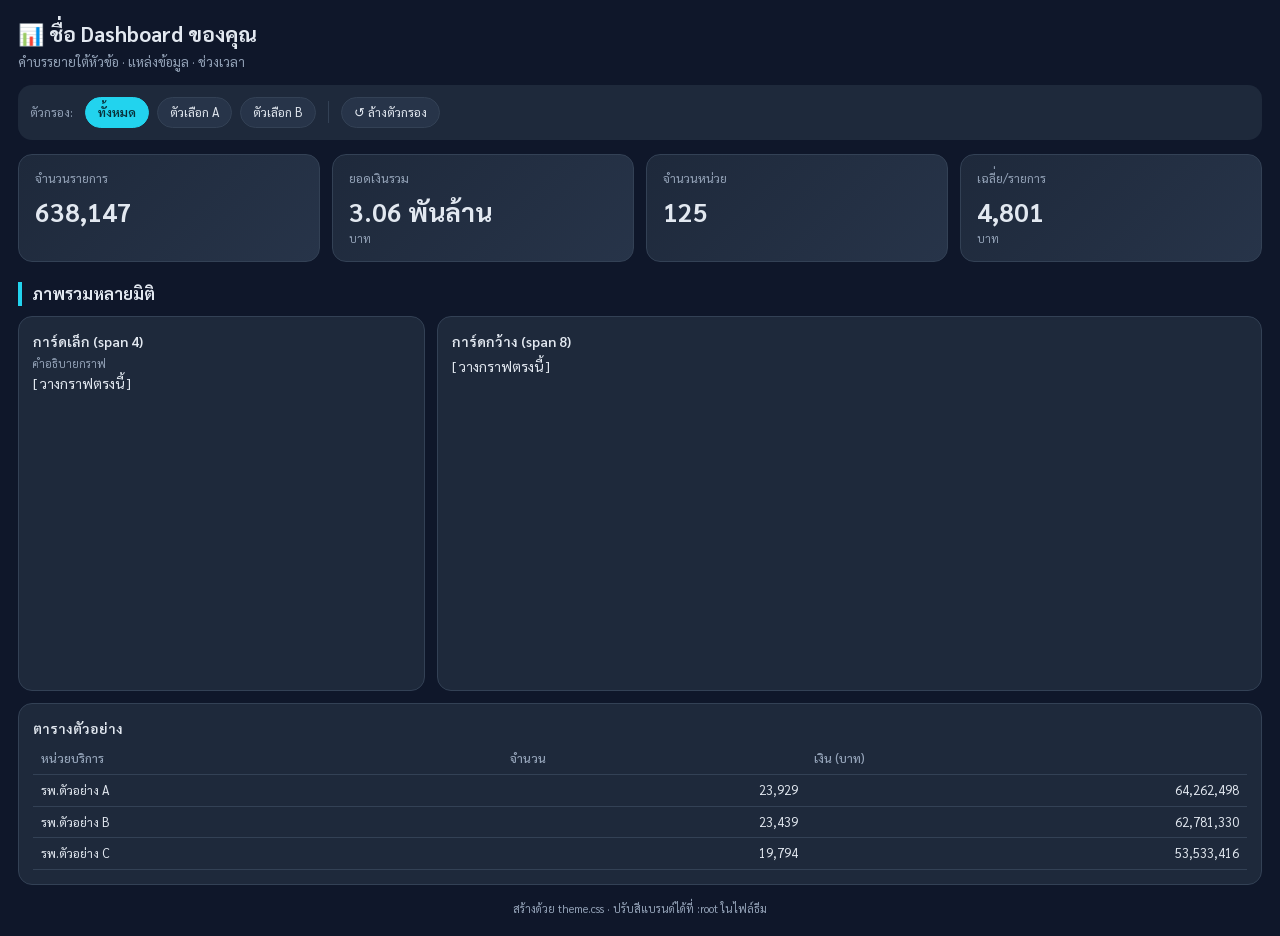
<file: starter.html>
<!DOCTYPE html>
<html lang="th">
<head>
<meta charset="UTF-8">
<meta name="viewport" content="width=device-width, initial-scale=1.0">
<title>ตัวอย่างการใช้ theme.css</title>

<!-- แปะธีมไฟล์เดียวจบ -->
<link rel="stylesheet" href="theme.css">

<!-- ฟอนต์ไทย Sarabun (ออปชัน ถ้ามีเน็ต) -->
<link href="https://fonts.googleapis.com/css2?family=Sarabun:wght@400;600;700&display=swap" rel="stylesheet">
</head>

<!-- เพิ่ม class="light" ที่ body เพื่อสลับเป็นธีมสว่าง -->
<body>

  <h1>📊 ชื่อ Dashboard ของคุณ</h1>
  <div class="sub">คำบรรยายใต้หัวข้อ · แหล่งข้อมูล · ช่วงเวลา</div>

  <!-- แถบตัวกรอง (sticky) -->
  <div class="bar">
    <span class="lab">ตัวกรอง:</span>
    <span class="chip on">ทั้งหมด</span>
    <span class="chip">ตัวเลือก A</span>
    <span class="chip">ตัวเลือก B</span>
    <span class="sep"></span>
    <span class="chip">↺ ล้างตัวกรอง</span>
  </div>

  <!-- การ์ด KPI 4 ใบ -->
  <div class="kpis">
    <div class="kpi"><div class="t">จำนวนรายการ</div><div class="v">638,147</div></div>
    <div class="kpi"><div class="t">ยอดเงินรวม</div><div class="v">3.06 พันล้าน</div><div class="u">บาท</div></div>
    <div class="kpi"><div class="t">จำนวนหน่วย</div><div class="v">125</div></div>
    <div class="kpi"><div class="t">เฉลี่ย/รายการ</div><div class="v">4,801</div><div class="u">บาท</div></div>
  </div>

  <!-- หัวข้อ section -->
  <h2 class="sec">ภาพรวมหลายมิติ</h2>

  <!-- การ์ดในกริด 12 คอลัมน์ -->
  <div class="grid">
    <div class="card c4">
      <h3>การ์ดเล็ก (span 4)</h3>
      <div class="hint">คำอธิบายกราฟ</div>
      <div class="med">[ วางกราฟตรงนี้ ]</div>
    </div>

    <div class="card c8">
      <h3>การ์ดกว้าง (span 8)</h3>
      <div class="tall">[ วางกราฟตรงนี้ ]</div>
    </div>

    <div class="card c12">
      <h3>ตารางตัวอย่าง</h3>
      <table>
        <tr><th>หน่วยบริการ</th><th class="n">จำนวน</th><th class="n">เงิน (บาท)</th></tr>
        <tr><td>รพ.ตัวอย่าง A</td><td class="n">23,929</td><td class="n">64,262,498</td></tr>
        <tr><td>รพ.ตัวอย่าง B</td><td class="n">23,439</td><td class="n">62,781,330</td></tr>
        <tr><td>รพ.ตัวอย่าง C</td><td class="n">19,794</td><td class="n">53,533,416</td></tr>
      </table>
    </div>
  </div>

  <div class="foot">สร้างด้วย theme.css · ปรับสีแบรนด์ได้ที่ :root ในไฟล์ธีม</div>

</body>
</html>
</file>
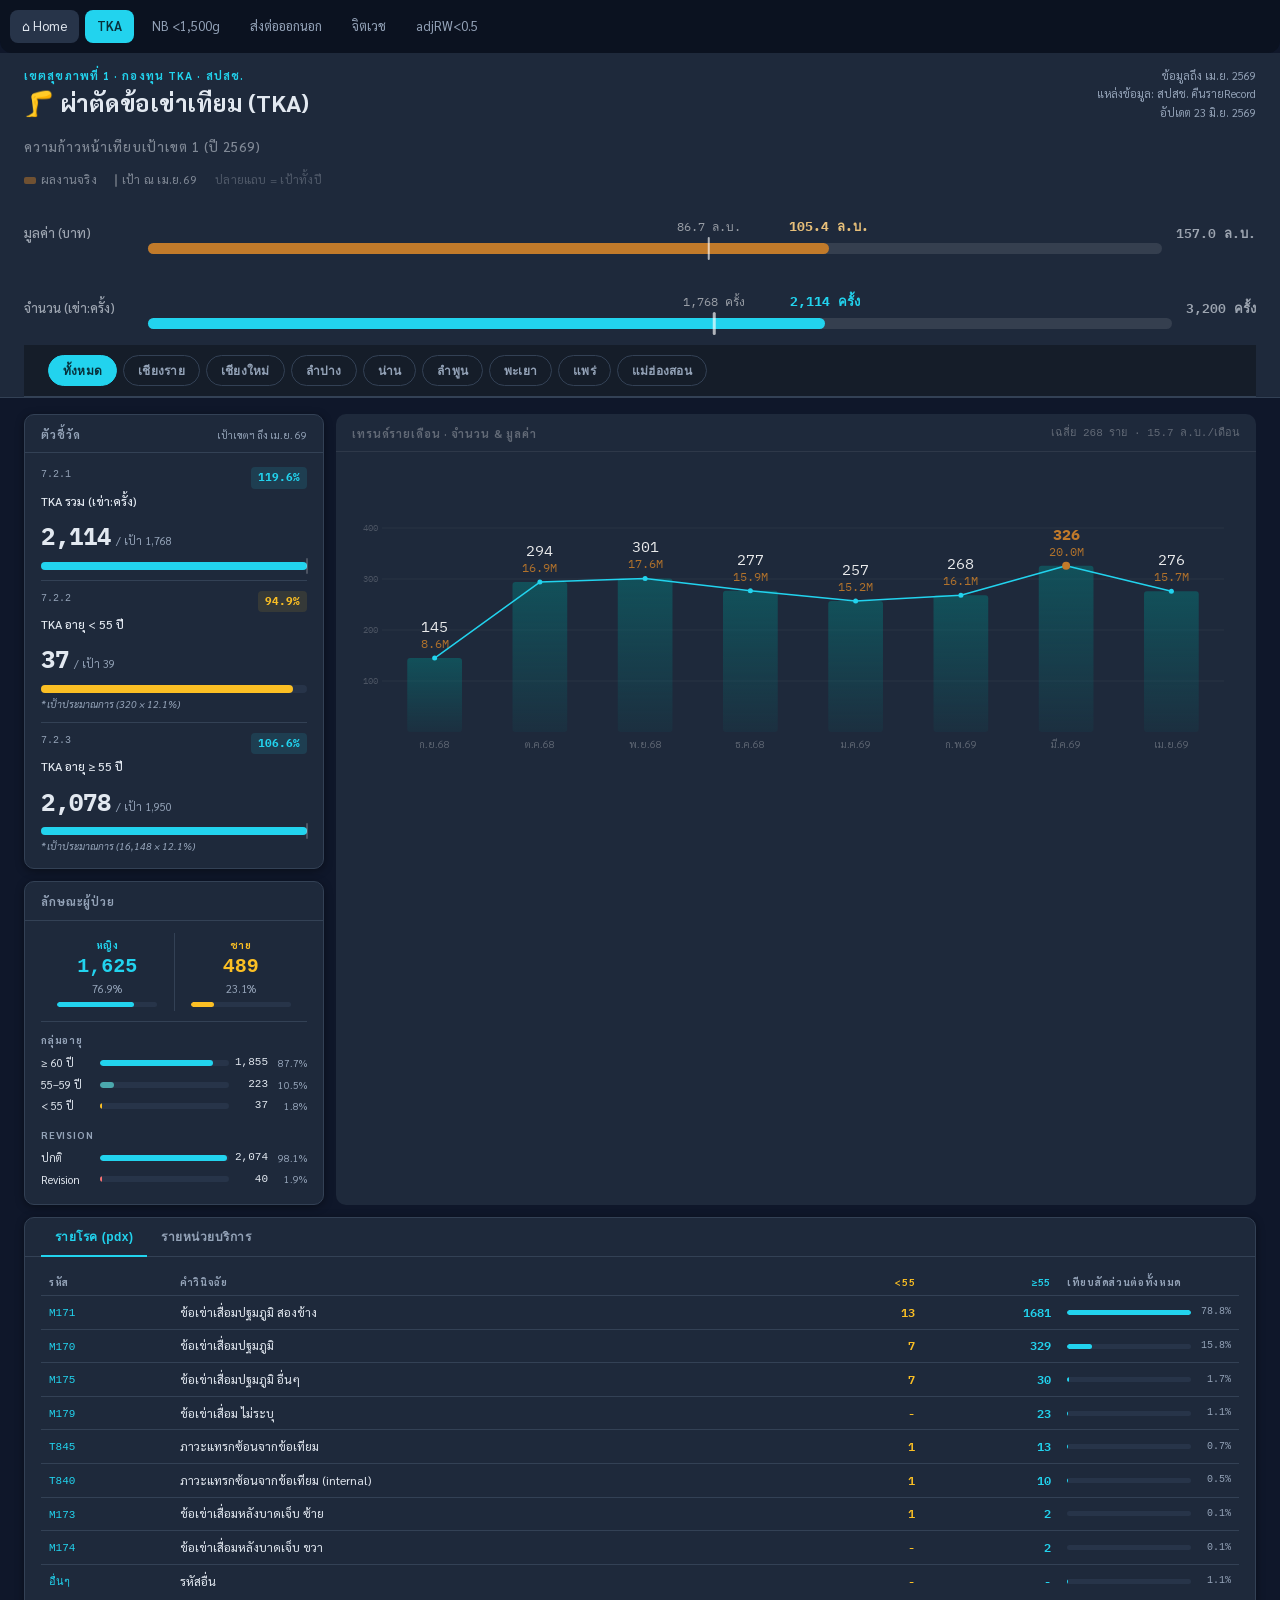
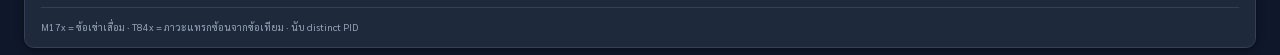
<file: tka_dashboard.html>
<!DOCTYPE html>
<html lang="th">
<head>
<meta charset="UTF-8">
<meta name="viewport" content="width=device-width,initial-scale=1">
<title>Dashboard TKA — เขตสุขภาพที่ 1</title>
<link rel="preconnect" href="https://fonts.googleapis.com">
<link href="https://fonts.googleapis.com/css2?family=Sarabun:wght@300;400;500;600;700&family=IBM+Plex+Mono:wght@400;500;600&display=swap" rel="stylesheet">
<style>
:root{
  --ground:#0f172a;--surface:#1e293b;--surface2:#273449;--text:#e2e8f0;--muted:#94a3b8;
  --border:#334155;--accent:#22d3ee;--accent-ink:#08303a;--alight:rgba(34,211,238,.12);
  --a2:#fbbf24;--a2l:rgba(251,191,36,.1);--dark:#1e293b;--danger:#f87171;
  --r:10px;--sh:0 2px 8px rgba(0,0,0,.4);
}
*{box-sizing:border-box;margin:0;padding:0}
body{font-family:"Segoe UI","Sarabun","Leelawadee UI",system-ui,sans-serif;background:var(--ground);color:var(--text);font-size:14px;line-height:1.6;font-weight:400}

/* HEADER */
.hdr{background:var(--surface);color:var(--text);padding:14px 24px 0;border-bottom:1px solid var(--border)}
.hdr-top{display:flex;justify-content:space-between;align-items:flex-start;margin-bottom:14px}
.hdr-eyebrow{font-size:11px;letter-spacing:.1em;text-transform:uppercase;color:var(--accent);margin-bottom:4px;font-weight:700}
.hdr-name{font-size:24px;font-weight:700;letter-spacing:-.01em;line-height:1.2;color:var(--text)}
.hdr-meta{font-size:11px;color:var(--muted);text-align:right;line-height:1.7}

.hero{display:flex;align-items:center;gap:24px;margin-bottom:16px}
.hero-kpi{display:flex;flex-direction:column;min-width:140px}
.hero-num{font-family:'IBM Plex Mono','Cascadia Code','Consolas',monospace;font-size:48px;font-weight:700;letter-spacing:-.02em;line-height:1;transition:all .3s}
.hero-lbl{font-size:10px;opacity:.6;margin-top:4px;letter-spacing:.06em}
.hero-sep{width:1px;height:48px;background:var(--border);flex-shrink:0}
.hero-right{flex:1;display:flex;flex-direction:column;gap:6px}
.hero-row{display:flex;justify-content:space-between;align-items:baseline;font-size:11px;opacity:.7}
.hero-pct{font-family:'IBM Plex Mono','Cascadia Code','Consolas',monospace;font-weight:700;font-size:15px;color:var(--accent)}
.hero-track{height:6px;background:var(--surface2);border-radius:3px;position:relative}
.hero-fill{height:100%;border-radius:3px;background:var(--accent);transition:width .6s cubic-bezier(.16,1,.3,1)}
.hero-marker{position:absolute;top:-4px;width:2px;height:14px;background:rgba(255,255,255,.3);border-radius:1px}
.hero-sub{display:flex;gap:20px}
.hero-sub-item{display:flex;flex-direction:column}
.hero-sub-num{font-family:'IBM Plex Mono','Cascadia Code','Consolas',monospace;font-size:17px;font-weight:700}
.hero-sub-lbl{font-size:10px;opacity:.55;letter-spacing:.04em}

/* PROVINCE FILTER */
.prov-filter{display:flex;gap:6px;padding:10px 24px;overflow-x:auto;background:rgba(0,0,0,.3);flex-wrap:wrap;border-bottom:1px solid var(--border)}
.pf-btn{
  padding:5px 14px;border-radius:20px;border:1.5px solid var(--border);
  background:none;color:var(--muted);font-size:12px;font-weight:600;
  cursor:pointer;transition:all .15s;white-space:nowrap;letter-spacing:.02em;
}
.pf-btn:hover{background:var(--surface2);color:var(--text)}
.pf-btn.active{background:var(--accent);border-color:var(--accent);color:var(--accent-ink)}

/* MAIN */
.main{padding:16px 24px;display:flex;flex-direction:column;gap:12px}
.card{background:var(--surface);border-radius:var(--r);box-shadow:var(--sh);border:1px solid var(--border)}
.card-hd{padding:11px 16px 9px;border-bottom:1px solid var(--border);display:flex;justify-content:space-between;align-items:center}
.card-title{font-size:11px;font-weight:700;letter-spacing:.08em;text-transform:uppercase;color:var(--muted)}
.card-bd{padding:12px 16px}

.row2{display:grid;grid-template-columns:300px 1fr;gap:12px}

/* INDICATORS */
.ind-item{padding:10px 0;border-bottom:1px solid var(--border)}
.ind-item:last-child{border-bottom:none}
.ind-top{display:flex;justify-content:space-between;align-items:flex-start;margin-bottom:3px}
.ind-id{font-family:monospace;font-size:10px;color:var(--muted)}
.ind-badge{font-family:'IBM Plex Mono','Cascadia Code','Consolas',monospace;font-size:11px;font-weight:700;padding:2px 7px;border-radius:4px}
.ind-badge.ok{background:var(--alight);color:var(--accent)}
.ind-badge.warn{background:var(--a2l);color:var(--a2)}
.ind-badge.na{background:rgba(255,255,255,.05);color:var(--muted)}
.ind-label{font-size:12px;font-weight:500;margin-bottom:6px}
.ind-nums{display:flex;align-items:baseline;gap:5px;margin-bottom:6px}
.ind-actual{font-family:'IBM Plex Mono','Cascadia Code','Consolas',monospace;font-size:24px;font-weight:700}
.ind-of{font-size:11px;color:var(--muted)}
.ind-target{font-family:monospace;font-size:12px;color:var(--muted)}
.mbar{position:relative;height:8px;background:var(--surface2);border-radius:4px;overflow:visible}
.mbar-fill{height:100%;border-radius:4px;transition:width .6s cubic-bezier(.16,1,.3,1)}
.mbar-fill.ok{background:var(--accent)}
.mbar-fill.warn{background:var(--a2)}
.mbar-fill.na{background:var(--muted);opacity:.4}
.mbar-100{position:absolute;top:-4px;left:100%;width:2px;height:16px;background:rgba(255,255,255,.2);border-radius:1px;transform:translateX(-50%)}
.mbar-note{font-size:10px;color:var(--muted);margin-top:3px;font-style:italic}

/* DEMOGRAPHICS */
.demo-group{margin-bottom:12px}
.demo-group:last-child{margin-bottom:0}
.demo-lbl{font-size:10px;font-weight:700;text-transform:uppercase;letter-spacing:.08em;color:var(--muted);margin-bottom:6px}
.demo-item{display:grid;grid-template-columns:54px 1fr 34px 34px;gap:5px;align-items:center;margin-bottom:4px}
.demo-name{font-size:12px}
.demo-track{height:6px;background:var(--surface2);border-radius:3px;overflow:hidden}
.demo-fill{height:100%;border-radius:3px;transition:width .5s}
.demo-val{font-family:monospace;font-size:11px;text-align:right}
.demo-pct{font-size:10px;color:var(--muted);text-align:right}
.demo-gender-row{display:grid;grid-template-columns:1fr 1px 1fr;gap:0;margin-bottom:10px;padding-bottom:10px;border-bottom:1px solid var(--border)}
.demo-gender-col{display:flex;flex-direction:column;align-items:center;gap:2px;padding:4px 4px}
.demo-gender-badge{font-size:10px;font-weight:700;text-transform:uppercase;letter-spacing:.08em;margin-bottom:1px}
.demo-gender-num{font-family:monospace;font-size:20px;font-weight:700;line-height:1.1}
.demo-gender-pct{font-size:11px;color:var(--muted);margin-bottom:3px}
.demo-gender-bar{width:80%;height:5px;background:var(--surface2);border-radius:3px;overflow:hidden}
.demo-gender-fill{height:100%;border-radius:3px;transition:width .5s}
.demo-gender-div{width:1px;background:var(--border);align-self:stretch}

/* DARK TREND */
.trend-card{background:var(--dark);border-radius:var(--r);border:none;overflow:hidden}
.trend-hd{padding:11px 16px 9px;border-bottom:1px solid rgba(255,255,255,.07);display:flex;justify-content:space-between}
.trend-title{font-size:11px;font-weight:700;letter-spacing:.08em;text-transform:uppercase;color:rgba(255,255,255,.3)}
.trend-avg{font-family:monospace;font-size:11px;color:rgba(255,255,255,.3)}
.trend-bd{padding:12px 16px 16px}


/* TABS */
.tab-bar{display:flex;padding:0 16px;border-bottom:1px solid var(--border)}
.tab-btn{padding:9px 14px;font-size:12px;font-weight:600;letter-spacing:.04em;color:var(--muted);background:none;border:none;cursor:pointer;border-bottom:2px solid transparent;margin-bottom:-1px;transition:all .15s}
.tab-btn.active{color:var(--accent);border-bottom-color:var(--accent)}
.tab-pane{display:none;padding:12px 16px}
.tab-pane.active{display:block}

/* TABLE */
table{width:100%;border-collapse:collapse;font-size:12px}
thead th{text-align:left;padding:5px 8px;font-size:10px;font-weight:700;letter-spacing:.07em;text-transform:uppercase;color:var(--muted);border-bottom:1px solid var(--border)}
tbody td{padding:6px 8px;border-bottom:1px solid var(--border)}
tbody tr:last-child td{border-bottom:none}
tbody tr:hover td{background:var(--surface2)}
.td-r{text-align:right;font-family:'IBM Plex Mono','Cascadia Code','Consolas',monospace}
.badge{display:inline-block;padding:2px 6px;border-radius:3px;font-size:10px;font-weight:700}
.b-s{background:rgba(34,211,238,.15);color:var(--accent)}.b-m{background:rgba(34,211,238,.08);color:var(--accent)}
.b-c{background:rgba(251,191,36,.1);color:var(--a2)}.b-o{background:rgba(167,139,250,.1);color:#a78bfa}
.ibar-wrap{display:flex;align-items:center;gap:6px}
.ibar-track{flex:1;height:5px;background:var(--surface2);border-radius:3px;overflow:hidden}
.ibar-fill{height:100%;background:var(--accent);border-radius:3px}
.fn{font-size:10px;color:var(--muted);margin-top:10px;padding-top:10px;border-top:1px solid var(--border);line-height:1.7}

/* NAV BAR */
.df-nav{position:sticky;top:0;z-index:20;display:flex;gap:6px;flex-wrap:wrap;align-items:center;background:#0b1220;padding:10px;border-radius:0 0 12px 12px;margin-bottom:0}
.df-navbtn{cursor:pointer;padding:6px 12px;border-radius:8px;font-size:13px;color:var(--muted);transition:.15s;user-select:none;text-decoration:none;display:inline-block}
.df-navbtn:hover{color:var(--text);background:var(--surface2)}
.df-navbtn.home{background:var(--surface2);color:var(--text)}
.df-navbtn.on{background:var(--accent);color:var(--accent-ink);font-weight:600}

/* National share bars in hero */
.hero-share-label{font-size:13px;letter-spacing:.08em;text-transform:uppercase;opacity:.5;margin-bottom:6px;font-weight:500}
.hbar-legend{display:flex;gap:18px;font-size:12px;opacity:.5;margin-bottom:18px;letter-spacing:.02em;align-items:center}
.hbar-legend-dot{display:inline-block;width:12px;height:7px;border-radius:2px;margin-right:5px;vertical-align:middle}
.hbar-legend-tick{display:inline-block;width:2px;height:13px;background:rgba(255,255,255,.55);border-radius:1px;margin-right:5px;vertical-align:middle}
.hbar-row{display:grid;grid-template-columns:110px 1fr auto;align-items:center;gap:10px 14px;margin-bottom:28px}
.hbar-row:last-child{margin-bottom:0}
.hbar-annual{font-family:'IBM Plex Mono','Cascadia Code','Consolas',monospace;font-size:13px;font-weight:600;white-space:nowrap;opacity:.65;text-align:right}
.hbar-lbl{font-size:13px;opacity:.65;line-height:1.4;font-weight:500}
.hbar-wrap{position:relative;padding-top:30px}
.hbar-track{position:relative;height:11px;background:rgba(255,255,255,.1);border-radius:6px;overflow:visible}
.hbar-fill{height:100%;border-radius:6px;transition:width .5s cubic-bezier(.16,1,.3,1)}
.hbar-marker{position:absolute;top:-6px;width:2.5px;height:23px;background:rgba(255,255,255,.65);border-radius:2px;transform:translateX(-50%)}
.hbar-tag{position:absolute;top:-26px;font-family:'IBM Plex Mono','Cascadia Code','Consolas',monospace;font-size:13px;font-weight:700;white-space:nowrap;transform:translateX(-50%)}
.hbar-tag.target{color:rgba(255,255,255,.55);font-size:12px;font-weight:400}
/* Province mode notice */
.prov-mode-badge{display:inline-flex;align-items:center;gap:6px;background:rgba(34,211,238,.15);color:var(--accent);padding:3px 10px;border-radius:20px;font-size:11px;font-weight:600;margin-bottom:12px}
/* Trend Tooltip */
#trendTip{position:fixed;display:none;z-index:999;background:#0b1220;border:1px solid var(--border);border-radius:12px;padding:14px 16px;font-family:'Sarabun','Leelawadee UI',sans-serif;font-size:13px;color:rgba(255,255,255,.85);min-width:240px;max-width:340px;box-shadow:0 8px 32px rgba(0,0,0,.6)}
.tt-top{display:flex;justify-content:space-between;align-items:center;margin-bottom:8px}
.tt-hd{font-weight:700;font-size:14px;color:#22d3ee;margin-bottom:0}
.tt-close{background:none;border:none;color:rgba(255,255,255,.4);font-size:18px;line-height:1;cursor:pointer;padding:0 0 0 8px;transition:color .15s}
.tt-close:hover{color:#fff}
.tt-row{display:flex;justify-content:space-between;gap:16px;margin-bottom:4px;font-size:13px}
.tt-row span:last-child{font-family:'IBM Plex Mono','Consolas',monospace;font-weight:600}
.tt-div{height:1px;background:rgba(255,255,255,.1);margin:8px 0}
.tt-sub{font-size:10px;text-transform:uppercase;letter-spacing:.07em;opacity:.4;margin-bottom:7px}
.tt-prow{display:flex;justify-content:space-between;gap:12px;margin-bottom:4px;font-size:12px}
.tt-prow .tp-num{font-family:'IBM Plex Mono','Consolas',monospace;font-size:11px;opacity:.7;white-space:nowrap}
.tt-bar{height:3px;border-radius:2px;background:rgba(34,211,238,.4);margin-top:2px;margin-bottom:6px}
.tt-clickable{cursor:pointer;margin:-2px -4px;padding:2px 4px;border-radius:4px;transition:background .12s}
.tt-clickable:hover{background:rgba(34,211,238,.12)}
.tt-link{color:#22d3ee}
.tt-back{background:none;border:none;color:rgba(34,211,238,.6);font-size:11px;cursor:pointer;padding:0;margin-bottom:8px;display:flex;align-items:center;gap:4px}
.tt-back:hover{color:#22d3ee}
.tt-age-cols{display:flex;gap:8px;margin-bottom:4px}
.tt-age-col{flex:1;background:rgba(255,255,255,.05);border-radius:7px;padding:8px 10px}
.tt-age-lbl{font-size:10px;opacity:.45;letter-spacing:.05em;margin-bottom:5px}
.tt-age-num{font-family:'IBM Plex Mono','Consolas',monospace;font-weight:700;font-size:20px;line-height:1;margin-bottom:2px}
.tt-age-pct{font-size:11px;opacity:.5;margin-bottom:6px}
.tt-age-bar{height:3px;border-radius:2px}
.tt-age-lt .tt-age-bar{background:rgba(255,180,100,.7)}
.tt-age-ge .tt-age-bar{background:rgba(34,211,238,.7)}
.tt-pdx-hdr{display:grid;grid-template-columns:1fr 34px 34px 46px;gap:4px;font-size:10px;opacity:.38;letter-spacing:.05em;margin-bottom:5px}
.tt-pdx-hdr span{text-align:right}.tt-pdx-hdr span:first-child{text-align:left}
.tt-pdx-row{display:grid;grid-template-columns:1fr 34px 34px 46px;gap:4px;align-items:baseline;margin-bottom:2px;font-size:12px}
.tt-pdx-name{color:rgba(255,255,255,.82);white-space:nowrap;overflow:hidden;text-overflow:ellipsis}
.tt-pdx-n{font-family:'IBM Plex Mono','Consolas',monospace;font-size:11px;text-align:right;opacity:.7}
.tt-pdx-lt{color:rgba(255,180,100,.85)}
.tt-pdx-ge{color:rgba(34,211,238,.85)}
.tt-pdx-pct{font-family:'IBM Plex Mono','Consolas',monospace;font-size:10px;text-align:right;opacity:.4}
</style>
</head>
<body>
<div id="trendTip"></div>

<nav class="df-nav">
  <a class="df-navbtn home" href="index.html">&#8962; Home</a>
  <a class="df-navbtn on" href="#">TKA</a>
  <a class="df-navbtn" href="index.html#nb">NB &lt;1,500g</a>
  <a class="df-navbtn" href="index.html#refer">ส่งต่อออกนอก</a>
  <a class="df-navbtn" href="index.html#psych">จิตเวช</a>
  <a class="df-navbtn" href="index.html#adjlow">adjRW&lt;0.5</a>
</nav>

<div class="hdr">
  <div class="hdr-top">
    <div>
      <div class="hdr-eyebrow">เขตสุขภาพที่ 1 · กองทุน TKA · สปสช.</div>
      <div class="hdr-name">🦵 ผ่าตัดข้อเข่าเทียม (TKA)</div>
    </div>
    <div class="hdr-meta">
      ข้อมูลถึง เม.ย. 2569<br>
      แหล่งข้อมูล: สปสช. คืนรายRecord<br>
      อัปเดต 23 มิ.ย. 2569
    </div>
  </div>

  <div class="hero" id="heroWrap">
    <div class="hero-kpi" id="heroKpi" style="display:none">
      <div class="hero-num" id="heroNum">2,114</div>
      <div class="hero-lbl" id="heroLbl">DISTINCT PID · ราย · ทั้งเขตฯ</div>
    </div>
    <div class="hero-sep" id="heroSep" style="display:none"></div>
    <div class="hero-right" id="heroRight">
      <!-- filled by JS -->
    </div>
  </div>

  <!-- Province Filter -->
  <div class="prov-filter" id="provFilter"></div>
</div>

<div class="main">

  <div class="row2">
    <!-- LEFT -->
    <div style="display:flex;flex-direction:column;gap:12px">

      <div class="card">
        <div class="card-hd">
          <span class="card-title">ตัวชี้วัด</span>
          <span style="font-size:10px;color:var(--muted)" id="indSubtitle">เป้าเขตฯ ถึง เม.ย. 69</span>
        </div>
        <div class="card-bd" style="padding-top:4px;padding-bottom:4px" id="indPanel"></div>
      </div>

      <div class="card">
        <div class="card-hd"><span class="card-title">ลักษณะผู้ป่วย</span></div>
        <div class="card-bd" id="demoPanel"></div>
      </div>

    </div>

    <!-- RIGHT: dark trend -->
    <div class="trend-card">
      <div class="trend-hd">
        <span class="trend-title">เทรนด์รายเดือน · จำนวน & มูลค่า</span>
        <span class="trend-avg" id="trendAvg"></span>
      </div>
      <div class="trend-bd"><canvas id="trendChart" height="280"></canvas></div>
    </div>
  </div>

  <div class="card">
    <div class="tab-bar">
      <button class="tab-btn active" onclick="switchTab(this,'tab-pdx')">รายโรค (pdx)</button>
      <button class="tab-btn" onclick="switchTab(this,'tab-hosp')">รายหน่วยบริการ</button>
    </div>
    <div id="tab-pdx" class="tab-pane active"><table><thead><tr><th>รหัส</th><th>คำวินิจฉัย</th><th style="text-align:right;color:var(--a2)">&lt;55</th><th style="text-align:right;color:var(--accent)">≥55</th><th style="width:180px">เทียบสัดส่วนต่อทั้งหมด</th></tr></thead><tbody id="pdxTbody"></tbody></table><div class="fn">M17x = ข้อเข่าเสื่อม · T84x = ภาวะแทรกซ้อนจากข้อเทียม · นับ distinct PID</div></div>
    <div id="tab-hosp" class="tab-pane"><table><thead><tr><th id="hospProvCol">จังหวัด</th><th>หน่วยบริการ</th><th>ระดับ</th><th style="text-align:right;color:var(--a2)">&lt;55</th><th style="text-align:right;color:var(--accent)">≥55</th><th style="width:150px">เทียบสัดส่วนต่อทั้งหมด</th></tr></thead><tbody id="hospTbody"></tbody></table><div class="fn">นับ distinct PID per หน่วยบริการ</div></div>
  </div>

</div>

<script>
// ══ DATA ══
const ALL_MONTHS = ['ก.ย.68','ต.ค.68','พ.ย.68','ธ.ค.68','ม.ค.69','ก.พ.69','มี.ค.69','เม.ย.69'];
const PROVINCES  = ['เชียงราย','เชียงใหม่','ลำปาง','น่าน','ลำพูน','พะเยา','แพร่','แม่ฮ่องสอน'];
const PROV_DATA  = {"ทั้งหมด":{"total":2114,"lt55":37,"a5559":223,"ge60":1855,"ge55":2078,"male":489,"female":1625,"revision":40,"monthly":[{"label":"ก.ย.68","cases":145},{"label":"ต.ค.68","cases":294},{"label":"พ.ย.68","cases":301},{"label":"ธ.ค.68","cases":277},{"label":"ม.ค.69","cases":257},{"label":"ก.พ.69","cases":268},{"label":"มี.ค.69","cases":326},{"label":"เม.ย.69","cases":276}],"hospitals":[{"hosp":"รพ.เชียงรายประชานุเคราะห์","htype":"รพศ.","cases":287},{"hosp":"รพ.ลำปาง","htype":"รพศ.","cases":268},{"hosp":"รพ.ลำพูน","htype":"รพท.","cases":236},{"hosp":"รพ.นครพิงค์","htype":"รพศ.","cases":173},{"hosp":"รพ.น่าน","htype":"รพท.","cases":154},{"hosp":"รพ.แพร่","htype":"รพท.","cases":148},{"hosp":"รพ.พะเยา","htype":"รพท.","cases":129},{"hosp":"รพ.สันป่าตอง","htype":"รพช./รพร.","cases":89},{"hosp":"รพ.แม่จัน","htype":"รพช./รพร.","cases":87},{"hosp":"รพ.ฝาง","htype":"รพท.","cases":80},{"hosp":"รพร.ปัว","htype":"รพช./รพร.","cases":69},{"hosp":"รพ.เชียงคำ","htype":"รพท.","cases":66},{"hosp":"รพ.สันทราย","htype":"รพท.","cases":64},{"hosp":"รพ.จอมทอง","htype":"รพท.","cases":44},{"hosp":"รพ.พาน","htype":"รพช./รพร.","cases":41},{"hosp":"รพ.สูงเม่น","htype":"รพช./รพร.","cases":39},{"hosp":"รพ.แม่สาย","htype":"รพท.","cases":36},{"hosp":"รพ.เวียงสา","htype":"รพช./รพร.","cases":31},{"hosp":"รพ.ศูนย์การแพทย์มหาวิทยาลัยแม่ฟ้าหลวง","htype":"รพ.อื่น","cases":26},{"hosp":"รพ.ศรีสังวาลย์","htype":"รพท.","cases":18},{"hosp":"รพ.มหาราชนครเชียงใหม่ มช.","htype":"รพ.อื่น","cases":16},{"hosp":"รพ.ศิริเวช ลำพูน","htype":"รพ.อื่น","cases":10},{"hosp":"รพ.มหาวิทยาลัยพะเยา","htype":"รพ.อื่น","cases":4},{"hosp":"รพ.เชียงใหม่ใกล้หมอ","htype":"รพ.อื่น","cases":2}],"pdx":[{"code":"M171","name":"ข้อเข่าเสื่อมปฐมภูมิ สองข้าง","cases":1669},{"code":"M170","name":"ข้อเข่าเสื่อมปฐมภูมิ","cases":335},{"code":"M175","name":"ข้อเข่าเสื่อมปฐมภูมิ อื่นๆ","cases":37},{"code":"M179","name":"ข้อเข่าเสื่อม ไม่ระบุ","cases":23},{"code":"T845","name":"ภาวะแทรกซ้อนจากข้อเทียม","cases":14},{"code":"T840","name":"ภาวะแทรกซ้อนจากข้อเทียม (internal)","cases":11},{"code":"M173","name":"ข้อเข่าเสื่อมหลังบาดเจ็บ ซ้าย","cases":3},{"code":"M174","name":"ข้อเข่าเสื่อมหลังบาดเจ็บ ขวา","cases":2},{"code":"อื่นๆ","name":"รหัสอื่น","cases":24}]},"พะเยา":{"total":199,"lt55":3,"a5559":19,"ge60":177,"ge55":196,"male":50,"female":149,"revision":9,"monthly":[{"label":"ก.ย.68","cases":15},{"label":"ต.ค.68","cases":30},{"label":"พ.ย.68","cases":20},{"label":"ธ.ค.68","cases":17},{"label":"ม.ค.69","cases":32},{"label":"ก.พ.69","cases":28},{"label":"มี.ค.69","cases":31},{"label":"เม.ย.69","cases":27}],"hospitals":[{"hosp":"รพ.พะเยา","htype":"รพท.","cases":129},{"hosp":"รพ.เชียงคำ","htype":"รพท.","cases":66},{"hosp":"รพ.มหาวิทยาลัยพะเยา","htype":"รพ.อื่น","cases":4}],"pdx":[{"code":"M171","name":"ข้อเข่าเสื่อมปฐมภูมิ สองข้าง","cases":164},{"code":"M170","name":"ข้อเข่าเสื่อมปฐมภูมิ","cases":24},{"code":"T845","name":"ภาวะแทรกซ้อนจากข้อเทียม","cases":3},{"code":"T847","name":"ภาวะแทรกซ้อนจากข้อเทียม อื่นๆ","cases":2},{"code":"อื่นๆ","name":"รหัสอื่น","cases":6}]},"เชียงราย":{"total":477,"lt55":9,"a5559":37,"ge60":431,"ge55":468,"male":105,"female":372,"revision":7,"monthly":[{"label":"ก.ย.68","cases":38},{"label":"ต.ค.68","cases":50},{"label":"พ.ย.68","cases":77},{"label":"ธ.ค.68","cases":48},{"label":"ม.ค.69","cases":68},{"label":"ก.พ.69","cases":53},{"label":"มี.ค.69","cases":87},{"label":"เม.ย.69","cases":59}],"hospitals":[{"hosp":"รพ.เชียงรายประชานุเคราะห์","htype":"รพศ.","cases":287},{"hosp":"รพ.แม่จัน","htype":"รพช./รพร.","cases":87},{"hosp":"รพ.พาน","htype":"รพช./รพร.","cases":41},{"hosp":"รพ.แม่สาย","htype":"รพท.","cases":36},{"hosp":"รพ.ศูนย์การแพทย์มหาวิทยาลัยแม่ฟ้าหลวง","htype":"รพ.อื่น","cases":26}],"pdx":[{"code":"M171","name":"ข้อเข่าเสื่อมปฐมภูมิ สองข้าง","cases":326},{"code":"M170","name":"ข้อเข่าเสื่อมปฐมภูมิ","cases":130},{"code":"M179","name":"ข้อเข่าเสื่อม ไม่ระบุ","cases":11},{"code":"T840","name":"ภาวะแทรกซ้อนจากข้อเทียม (internal)","cases":3},{"code":"อื่นๆ","name":"รหัสอื่น","cases":7}]},"ลำพูน":{"total":246,"lt55":1,"a5559":34,"ge60":212,"ge55":246,"male":56,"female":190,"revision":1,"monthly":[{"label":"ก.ย.68","cases":21},{"label":"ต.ค.68","cases":45},{"label":"พ.ย.68","cases":35},{"label":"ธ.ค.68","cases":31},{"label":"ม.ค.69","cases":26},{"label":"ก.พ.69","cases":37},{"label":"มี.ค.69","cases":36},{"label":"เม.ย.69","cases":19}],"hospitals":[{"hosp":"รพ.ลำพูน","htype":"รพท.","cases":236},{"hosp":"รพ.ศิริเวช ลำพูน","htype":"รพ.อื่น","cases":10}],"pdx":[{"code":"M171","name":"ข้อเข่าเสื่อมปฐมภูมิ สองข้าง","cases":212},{"code":"M170","name":"ข้อเข่าเสื่อมปฐมภูมิ","cases":26},{"code":"M175","name":"ข้อเข่าเสื่อมปฐมภูมิ อื่นๆ","cases":4},{"code":"M179","name":"ข้อเข่าเสื่อม ไม่ระบุ","cases":2},{"code":"อื่นๆ","name":"รหัสอื่น","cases":2}]},"เชียงใหม่":{"total":467,"lt55":11,"a5559":41,"ge60":415,"ge55":456,"male":101,"female":366,"revision":17,"monthly":[{"label":"ก.ย.68","cases":23},{"label":"ต.ค.68","cases":68},{"label":"พ.ย.68","cases":78},{"label":"ธ.ค.68","cases":75},{"label":"ม.ค.69","cases":48},{"label":"ก.พ.69","cases":50},{"label":"มี.ค.69","cases":71},{"label":"เม.ย.69","cases":66}],"hospitals":[{"hosp":"รพ.นครพิงค์","htype":"รพศ.","cases":173},{"hosp":"รพ.สันป่าตอง","htype":"รพช./รพร.","cases":89},{"hosp":"รพ.ฝาง","htype":"รพท.","cases":80},{"hosp":"รพ.สันทราย","htype":"รพท.","cases":64},{"hosp":"รพ.จอมทอง","htype":"รพท.","cases":44},{"hosp":"รพ.มหาราชนครเชียงใหม่ มช.","htype":"รพ.อื่น","cases":16},{"hosp":"รพ.เชียงใหม่ใกล้หมอ","htype":"รพ.อื่น","cases":2}],"pdx":[{"code":"M171","name":"ข้อเข่าเสื่อมปฐมภูมิ สองข้าง","cases":363},{"code":"M170","name":"ข้อเข่าเสื่อมปฐมภูมิ","cases":68},{"code":"M179","name":"ข้อเข่าเสื่อม ไม่ระบุ","cases":8},{"code":"T845","name":"ภาวะแทรกซ้อนจากข้อเทียม","cases":8},{"code":"M175","name":"ข้อเข่าเสื่อมปฐมภูมิ อื่นๆ","cases":7},{"code":"อื่นๆ","name":"รหัสอื่น","cases":13}]},"แพร่":{"total":187,"lt55":4,"a5559":13,"ge60":170,"ge55":183,"male":48,"female":139,"revision":0,"monthly":[{"label":"ก.ย.68","cases":10},{"label":"ต.ค.68","cases":28},{"label":"พ.ย.68","cases":20},{"label":"ธ.ค.68","cases":27},{"label":"ม.ค.69","cases":22},{"label":"ก.พ.69","cases":29},{"label":"มี.ค.69","cases":28},{"label":"เม.ย.69","cases":25}],"hospitals":[{"hosp":"รพ.แพร่","htype":"รพท.","cases":148},{"hosp":"รพ.สูงเม่น","htype":"รพช./รพร.","cases":39}],"pdx":[{"code":"M171","name":"ข้อเข่าเสื่อมปฐมภูมิ สองข้าง","cases":153},{"code":"M170","name":"ข้อเข่าเสื่อมปฐมภูมิ","cases":33},{"code":"M175","name":"ข้อเข่าเสื่อมปฐมภูมิ อื่นๆ","cases":1}]},"น่าน":{"total":252,"lt55":2,"a5559":38,"ge60":212,"ge55":250,"male":63,"female":189,"revision":1,"monthly":[{"label":"ก.ย.68","cases":10},{"label":"ต.ค.68","cases":45},{"label":"พ.ย.68","cases":28},{"label":"ธ.ค.68","cases":40},{"label":"ม.ค.69","cases":26},{"label":"ก.พ.69","cases":27},{"label":"มี.ค.69","cases":38},{"label":"เม.ย.69","cases":43}],"hospitals":[{"hosp":"รพ.น่าน","htype":"รพท.","cases":154},{"hosp":"รพร.ปัว","htype":"รพช./รพร.","cases":69},{"hosp":"รพ.เวียงสา","htype":"รพช./รพร.","cases":31}],"pdx":[{"code":"M171","name":"ข้อเข่าเสื่อมปฐมภูมิ สองข้าง","cases":208},{"code":"M170","name":"ข้อเข่าเสื่อมปฐมภูมิ","cases":39},{"code":"M175","name":"ข้อเข่าเสื่อมปฐมภูมิ อื่นๆ","cases":4},{"code":"อื่นๆ","name":"รหัสอื่น","cases":1}]},"ลำปาง":{"total":268,"lt55":7,"a5559":36,"ge60":225,"ge55":261,"male":64,"female":204,"revision":5,"monthly":[{"label":"ก.ย.68","cases":28},{"label":"ต.ค.68","cases":28},{"label":"พ.ย.68","cases":37},{"label":"ธ.ค.68","cases":39},{"label":"ม.ค.69","cases":35},{"label":"ก.พ.69","cases":32},{"label":"มี.ค.69","cases":35},{"label":"เม.ย.69","cases":37}],"hospitals":[{"hosp":"รพ.ลำปาง","htype":"รพศ.","cases":268}],"pdx":[{"code":"M171","name":"ข้อเข่าเสื่อมปฐมภูมิ สองข้าง","cases":230},{"code":"M175","name":"ข้อเข่าเสื่อมปฐมภูมิ อื่นๆ","cases":20},{"code":"M170","name":"ข้อเข่าเสื่อมปฐมภูมิ","cases":10},{"code":"อื่นๆ","name":"รหัสอื่น","cases":8}]},"แม่ฮ่องสอน":{"total":18,"lt55":0,"a5559":5,"ge60":13,"ge55":18,"male":2,"female":16,"revision":0,"monthly":[{"label":"พ.ย.68","cases":6},{"label":"ก.พ.69","cases":12}],"hospitals":[{"hosp":"รพ.ศรีสังวาลย์","htype":"รพท.","cases":18}],"pdx":[{"code":"M171","name":"ข้อเข่าเสื่อมปฐมภูมิ สองข้าง","cases":13},{"code":"M170","name":"ข้อเข่าเสื่อมปฐมภูมิ","cases":5}]}};

// province → prov data lookup including province name for hospital table
const HOSP_PROV = {};
PROVINCES.forEach(p => {
  (PROV_DATA[p].hospitals||[]).forEach(h => { HOSP_PROV[h.hosp] = p; });
});

// Monthly value (ยอดจ่ายชดเชย บาท) per province, aligned to ALL_MONTHS order
const VAL_MONTHLY = {
  "ทั้งหมด":     [8607999,16870857,17611651,15873145,15224730,16056400,20004410,15656657],
  "เชียงราย":   [2500940,3277440,4972700,2826100,4552140,3571480,5816620,3664580],
  "เชียงใหม่":  [1431259,3977867,4305801,4241845,2809590,2825060,4271910,3437917],
  "ลำปาง":      [1425600,1369100,1871100,2146500,1952000,1681300,1925190,1955900],
  "น่าน":       [579400,2438550,1642400,2228700,1432000,1415670,2056340,2365120],
  "ลำพูน":      [1215500,2429000,2111400,1850700,1480800,2263580,2204300,1155200],
  "พะเยา":      [825600,1642500,1086350,896800,1736700,1735970,2058130,1661820],
  "แพร่":       [629700,1736400,1309600,1682500,1261500,1670400,1671920,1416120],
  "แม่ฮ่องสอน":[0,0,312300,0,0,892940,0,0]
};
// Per-hospital per-month PDX + age breakdown (for popup drill-down)
const HOSP_MONTH_PDX = {"รพ.เชียงใหม่ใกล้หมอ":{"ต.ค.68":{"total":1,"lt55":0,"ge55":1,"pdx":[{"code":"M171","name":"เข่าเสื่อมปฐมภูมิ ข้างเดียว","cases":1,"lt55":0,"ge55":1}]},"ก.พ.69":{"total":1,"lt55":0,"ge55":1,"pdx":[{"code":"M171","name":"เข่าเสื่อมปฐมภูมิ ข้างเดียว","cases":1,"lt55":0,"ge55":1}]}},"รพ.จอมทอง":{"ต.ค.68":{"total":6,"lt55":0,"ge55":6,"pdx":[{"code":"M171","name":"เข่าเสื่อมปฐมภูมิ ข้างเดียว","cases":6,"lt55":0,"ge55":6}]},"พ.ย.68":{"total":10,"lt55":1,"ge55":9,"pdx":[{"code":"M171","name":"เข่าเสื่อมปฐมภูมิ ข้างเดียว","cases":10,"lt55":1,"ge55":9}]},"ธ.ค.68":{"total":13,"lt55":1,"ge55":12,"pdx":[{"code":"M171","name":"เข่าเสื่อมปฐมภูมิ ข้างเดียว","cases":13,"lt55":1,"ge55":12}]},"ม.ค.69":{"total":5,"lt55":0,"ge55":5,"pdx":[{"code":"M171","name":"เข่าเสื่อมปฐมภูมิ ข้างเดียว","cases":4,"lt55":0,"ge55":4},{"code":"M170","name":"เข่าเสื่อม (ไม่จำแนก)","cases":1,"lt55":0,"ge55":1}]},"มี.ค.69":{"total":1,"lt55":0,"ge55":1,"pdx":[{"code":"M171","name":"เข่าเสื่อมปฐมภูมิ ข้างเดียว","cases":1,"lt55":0,"ge55":1}]},"เม.ย.69":{"total":9,"lt55":0,"ge55":9,"pdx":[{"code":"M171","name":"เข่าเสื่อมปฐมภูมิ ข้างเดียว","cases":9,"lt55":0,"ge55":9}]}},"รพ.ศิริเวช ลำพูน":{"ก.ย.68":{"total":1,"lt55":0,"ge55":1,"pdx":[{"code":"M179","name":"เข่าเสื่อม ไม่ระบุ","cases":1,"lt55":0,"ge55":1}]},"ต.ค.68":{"total":1,"lt55":0,"ge55":1,"pdx":[{"code":"M171","name":"เข่าเสื่อมปฐมภูมิ ข้างเดียว","cases":1,"lt55":0,"ge55":1}]},"พ.ย.68":{"total":1,"lt55":0,"ge55":1,"pdx":[{"code":"M171","name":"เข่าเสื่อมปฐมภูมิ ข้างเดียว","cases":1,"lt55":0,"ge55":1}]},"ธ.ค.68":{"total":2,"lt55":0,"ge55":2,"pdx":[{"code":"M171","name":"เข่าเสื่อมปฐมภูมิ ข้างเดียว","cases":2,"lt55":0,"ge55":2}]},"ม.ค.69":{"total":2,"lt55":0,"ge55":2,"pdx":[{"code":"M170","name":"เข่าเสื่อม (ไม่จำแนก)","cases":1,"lt55":0,"ge55":1},{"code":"M171","name":"เข่าเสื่อมปฐมภูมิ ข้างเดียว","cases":1,"lt55":0,"ge55":1}]},"ก.พ.69":{"total":4,"lt55":0,"ge55":4,"pdx":[{"code":"M171","name":"เข่าเสื่อมปฐมภูมิ ข้างเดียว","cases":4,"lt55":0,"ge55":4}]}},"รพ.นครพิงค์":{"ก.ย.68":{"total":11,"lt55":0,"ge55":11,"pdx":[{"code":"M171","name":"เข่าเสื่อมปฐมภูมิ ข้างเดียว","cases":10,"lt55":0,"ge55":10},{"code":"T840","name":"ภาวะแทรกซ้อน: ข้อเทียมแตกหัก","cases":1,"lt55":0,"ge55":1}]},"ต.ค.68":{"total":31,"lt55":1,"ge55":30,"pdx":[{"code":"M171","name":"เข่าเสื่อมปฐมภูมิ ข้างเดียว","cases":27,"lt55":1,"ge55":26},{"code":"M170","name":"เข่าเสื่อม (ไม่จำแนก)","cases":2,"lt55":0,"ge55":2},{"code":"M172","name":"เข่าเสื่อมทุติยภูมิ ทวิภาคี","cases":2,"lt55":0,"ge55":2}]},"พ.ย.68":{"total":24,"lt55":0,"ge55":24,"pdx":[{"code":"M171","name":"เข่าเสื่อมปฐมภูมิ ข้างเดียว","cases":23,"lt55":0,"ge55":23},{"code":"M175","name":"เข่าเสื่อมอื่นๆ ข้างเดียว","cases":1,"lt55":0,"ge55":1}]},"ธ.ค.68":{"total":25,"lt55":1,"ge55":24,"pdx":[{"code":"M171","name":"เข่าเสื่อมปฐมภูมิ ข้างเดียว","cases":20,"lt55":0,"ge55":20},{"code":"M170","name":"เข่าเสื่อม (ไม่จำแนก)","cases":1,"lt55":0,"ge55":1},{"code":"M173","name":"เข่าเสื่อมทุติยภูมิ ข้างเดียว","cases":1,"lt55":0,"ge55":1},{"code":"M2428","name":"M2428","cases":1,"lt55":1,"ge55":0},{"code":"T842","name":"T842","cases":1,"lt55":0,"ge55":1},{"code":"T845","name":"ภาวะแทรกซ้อน: ข้อเทียม (ติดเชื้อ/อักเสบ)","cases":1,"lt55":0,"ge55":1}]},"ม.ค.69":{"total":11,"lt55":1,"ge55":10,"pdx":[{"code":"M171","name":"เข่าเสื่อมปฐมภูมิ ข้างเดียว","cases":9,"lt55":0,"ge55":9},{"code":"M175","name":"เข่าเสื่อมอื่นๆ ข้างเดียว","cases":1,"lt55":0,"ge55":1},{"code":"S7241","name":"กระดูกต้นขาหัก ส่วนปลาย","cases":1,"lt55":1,"ge55":0}]},"ก.พ.69":{"total":21,"lt55":0,"ge55":21,"pdx":[{"code":"M171","name":"เข่าเสื่อมปฐมภูมิ ข้างเดียว","cases":18,"lt55":0,"ge55":18},{"code":"M170","name":"เข่าเสื่อม (ไม่จำแนก)","cases":3,"lt55":0,"ge55":3}]},"มี.ค.69":{"total":30,"lt55":1,"ge55":29,"pdx":[{"code":"M171","name":"เข่าเสื่อมปฐมภูมิ ข้างเดียว","cases":25,"lt55":1,"ge55":24},{"code":"M170","name":"เข่าเสื่อม (ไม่จำแนก)","cases":3,"lt55":0,"ge55":3},{"code":"T845","name":"ภาวะแทรกซ้อน: ข้อเทียม (ติดเชื้อ/อักเสบ)","cases":2,"lt55":0,"ge55":2}]},"เม.ย.69":{"total":27,"lt55":0,"ge55":27,"pdx":[{"code":"M171","name":"เข่าเสื่อมปฐมภูมิ ข้างเดียว","cases":23,"lt55":0,"ge55":23},{"code":"M170","name":"เข่าเสื่อม (ไม่จำแนก)","cases":2,"lt55":0,"ge55":2},{"code":"M173","name":"เข่าเสื่อมทุติยภูมิ ข้างเดียว","cases":1,"lt55":0,"ge55":1},{"code":"T845","name":"ภาวะแทรกซ้อน: ข้อเทียม (ติดเชื้อ/อักเสบ)","cases":1,"lt55":0,"ge55":1}]}},"รพ.น่าน":{"ก.ย.68":{"total":10,"lt55":0,"ge55":10,"pdx":[{"code":"M171","name":"เข่าเสื่อมปฐมภูมิ ข้างเดียว","cases":9,"lt55":0,"ge55":9},{"code":"M170","name":"เข่าเสื่อม (ไม่จำแนก)","cases":1,"lt55":0,"ge55":1}]},"ต.ค.68":{"total":20,"lt55":0,"ge55":20,"pdx":[{"code":"M171","name":"เข่าเสื่อมปฐมภูมิ ข้างเดียว","cases":14,"lt55":0,"ge55":14},{"code":"M170","name":"เข่าเสื่อม (ไม่จำแนก)","cases":4,"lt55":0,"ge55":4},{"code":"M175","name":"เข่าเสื่อมอื่นๆ ข้างเดียว","cases":2,"lt55":0,"ge55":2}]},"พ.ย.68":{"total":18,"lt55":0,"ge55":18,"pdx":[{"code":"M171","name":"เข่าเสื่อมปฐมภูมิ ข้างเดียว","cases":15,"lt55":0,"ge55":15},{"code":"M170","name":"เข่าเสื่อม (ไม่จำแนก)","cases":3,"lt55":0,"ge55":3}]},"ธ.ค.68":{"total":28,"lt55":1,"ge55":27,"pdx":[{"code":"M171","name":"เข่าเสื่อมปฐมภูมิ ข้างเดียว","cases":24,"lt55":1,"ge55":23},{"code":"M170","name":"เข่าเสื่อม (ไม่จำแนก)","cases":3,"lt55":0,"ge55":3},{"code":"M175","name":"เข่าเสื่อมอื่นๆ ข้างเดียว","cases":1,"lt55":0,"ge55":1}]},"ม.ค.69":{"total":19,"lt55":1,"ge55":18,"pdx":[{"code":"M171","name":"เข่าเสื่อมปฐมภูมิ ข้างเดียว","cases":17,"lt55":1,"ge55":16},{"code":"M170","name":"เข่าเสื่อม (ไม่จำแนก)","cases":2,"lt55":0,"ge55":2}]},"ก.พ.69":{"total":16,"lt55":0,"ge55":16,"pdx":[{"code":"M171","name":"เข่าเสื่อมปฐมภูมิ ข้างเดียว","cases":14,"lt55":0,"ge55":14},{"code":"M170","name":"เข่าเสื่อม (ไม่จำแนก)","cases":2,"lt55":0,"ge55":2}]},"มี.ค.69":{"total":21,"lt55":0,"ge55":21,"pdx":[{"code":"M171","name":"เข่าเสื่อมปฐมภูมิ ข้างเดียว","cases":17,"lt55":0,"ge55":17},{"code":"M170","name":"เข่าเสื่อม (ไม่จำแนก)","cases":4,"lt55":0,"ge55":4}]},"เม.ย.69":{"total":23,"lt55":0,"ge55":23,"pdx":[{"code":"M171","name":"เข่าเสื่อมปฐมภูมิ ข้างเดียว","cases":20,"lt55":0,"ge55":20},{"code":"M170","name":"เข่าเสื่อม (ไม่จำแนก)","cases":2,"lt55":0,"ge55":2},{"code":"T845","name":"ภาวะแทรกซ้อน: ข้อเทียม (ติดเชื้อ/อักเสบ)","cases":1,"lt55":0,"ge55":1}]}},"รพ.ฝาง":{"ก.ย.68":{"total":5,"lt55":0,"ge55":5,"pdx":[{"code":"M171","name":"เข่าเสื่อมปฐมภูมิ ข้างเดียว","cases":4,"lt55":0,"ge55":4},{"code":"M170","name":"เข่าเสื่อม (ไม่จำแนก)","cases":1,"lt55":0,"ge55":1}]},"ต.ค.68":{"total":14,"lt55":0,"ge55":14,"pdx":[{"code":"M171","name":"เข่าเสื่อมปฐมภูมิ ข้างเดียว","cases":11,"lt55":0,"ge55":11},{"code":"M170","name":"เข่าเสื่อม (ไม่จำแนก)","cases":3,"lt55":0,"ge55":3}]},"พ.ย.68":{"total":9,"lt55":0,"ge55":9,"pdx":[{"code":"M171","name":"เข่าเสื่อมปฐมภูมิ ข้างเดียว","cases":8,"lt55":0,"ge55":8},{"code":"M170","name":"เข่าเสื่อม (ไม่จำแนก)","cases":1,"lt55":0,"ge55":1}]},"ธ.ค.68":{"total":13,"lt55":3,"ge55":10,"pdx":[{"code":"M171","name":"เข่าเสื่อมปฐมภูมิ ข้างเดียว","cases":7,"lt55":0,"ge55":7},{"code":"M170","name":"เข่าเสื่อม (ไม่จำแนก)","cases":3,"lt55":0,"ge55":3},{"code":"M175","name":"เข่าเสื่อมอื่นๆ ข้างเดียว","cases":2,"lt55":2,"ge55":0},{"code":"M6006","name":"M6006","cases":1,"lt55":1,"ge55":0}]},"ม.ค.69":{"total":8,"lt55":0,"ge55":8,"pdx":[{"code":"M171","name":"เข่าเสื่อมปฐมภูมิ ข้างเดียว","cases":6,"lt55":0,"ge55":6},{"code":"M170","name":"เข่าเสื่อม (ไม่จำแนก)","cases":2,"lt55":0,"ge55":2}]},"ก.พ.69":{"total":11,"lt55":0,"ge55":11,"pdx":[{"code":"M171","name":"เข่าเสื่อมปฐมภูมิ ข้างเดียว","cases":8,"lt55":0,"ge55":8},{"code":"M170","name":"เข่าเสื่อม (ไม่จำแนก)","cases":3,"lt55":0,"ge55":3}]},"มี.ค.69":{"total":9,"lt55":0,"ge55":9,"pdx":[{"code":"M171","name":"เข่าเสื่อมปฐมภูมิ ข้างเดียว","cases":7,"lt55":0,"ge55":7},{"code":"M170","name":"เข่าเสื่อม (ไม่จำแนก)","cases":2,"lt55":0,"ge55":2}]},"เม.ย.69":{"total":11,"lt55":0,"ge55":11,"pdx":[{"code":"M171","name":"เข่าเสื่อมปฐมภูมิ ข้างเดียว","cases":11,"lt55":0,"ge55":11}]}},"รพ.พะเยา":{"ก.ย.68":{"total":9,"lt55":0,"ge55":9,"pdx":[{"code":"M171","name":"เข่าเสื่อมปฐมภูมิ ข้างเดียว","cases":6,"lt55":0,"ge55":6},{"code":"M170","name":"เข่าเสื่อม (ไม่จำแนก)","cases":2,"lt55":0,"ge55":2},{"code":"T847","name":"ภาวะแทรกซ้อน: ข้อเทียม อื่นๆ","cases":1,"lt55":0,"ge55":1}]},"ต.ค.68":{"total":19,"lt55":0,"ge55":19,"pdx":[{"code":"M171","name":"เข่าเสื่อมปฐมภูมิ ข้างเดียว","cases":17,"lt55":0,"ge55":17},{"code":"M170","name":"เข่าเสื่อม (ไม่จำแนก)","cases":2,"lt55":0,"ge55":2}]},"พ.ย.68":{"total":13,"lt55":1,"ge55":12,"pdx":[{"code":"M171","name":"เข่าเสื่อมปฐมภูมิ ข้างเดียว","cases":9,"lt55":0,"ge55":9},{"code":"M170","name":"เข่าเสื่อม (ไม่จำแนก)","cases":1,"lt55":0,"ge55":1},{"code":"M179","name":"เข่าเสื่อม ไม่ระบุ","cases":1,"lt55":0,"ge55":1},{"code":"M8098","name":"M8098","cases":1,"lt55":0,"ge55":1},{"code":"S7241","name":"กระดูกต้นขาหัก ส่วนปลาย","cases":1,"lt55":1,"ge55":0}]},"ธ.ค.68":{"total":10,"lt55":0,"ge55":10,"pdx":[{"code":"M171","name":"เข่าเสื่อมปฐมภูมิ ข้างเดียว","cases":10,"lt55":0,"ge55":10}]},"ม.ค.69":{"total":24,"lt55":0,"ge55":24,"pdx":[{"code":"M171","name":"เข่าเสื่อมปฐมภูมิ ข้างเดียว","cases":20,"lt55":0,"ge55":20},{"code":"M170","name":"เข่าเสื่อม (ไม่จำแนก)","cases":2,"lt55":0,"ge55":2},{"code":"M174","name":"เข่าเสื่อมทุติยภูมิ อื่นๆ","cases":1,"lt55":0,"ge55":1},{"code":"T847","name":"ภาวะแทรกซ้อน: ข้อเทียม อื่นๆ","cases":1,"lt55":0,"ge55":1}]},"ก.พ.69":{"total":21,"lt55":1,"ge55":20,"pdx":[{"code":"M171","name":"เข่าเสื่อมปฐมภูมิ ข้างเดียว","cases":13,"lt55":0,"ge55":13},{"code":"M170","name":"เข่าเสื่อม (ไม่จำแนก)","cases":8,"lt55":1,"ge55":7}]},"มี.ค.69":{"total":17,"lt55":0,"ge55":17,"pdx":[{"code":"M171","name":"เข่าเสื่อมปฐมภูมิ ข้างเดียว","cases":11,"lt55":0,"ge55":11},{"code":"T845","name":"ภาวะแทรกซ้อน: ข้อเทียม (ติดเชื้อ/อักเสบ)","cases":3,"lt55":0,"ge55":3},{"code":"M170","name":"เข่าเสื่อม (ไม่จำแนก)","cases":2,"lt55":0,"ge55":2},{"code":"T840","name":"ภาวะแทรกซ้อน: ข้อเทียมแตกหัก","cases":1,"lt55":0,"ge55":1}]},"เม.ย.69":{"total":17,"lt55":1,"ge55":16,"pdx":[{"code":"M171","name":"เข่าเสื่อมปฐมภูมิ ข้างเดียว","cases":12,"lt55":0,"ge55":12},{"code":"M170","name":"เข่าเสื่อม (ไม่จำแนก)","cases":4,"lt55":0,"ge55":4},{"code":"T841","name":"ภาวะแทรกซ้อน: ข้อเทียมเคลื่อน","cases":1,"lt55":1,"ge55":0}]}},"รพ.พาน":{"ก.ย.68":{"total":5,"lt55":0,"ge55":5,"pdx":[{"code":"M171","name":"เข่าเสื่อมปฐมภูมิ ข้างเดียว","cases":4,"lt55":0,"ge55":4},{"code":"M170","name":"เข่าเสื่อม (ไม่จำแนก)","cases":1,"lt55":0,"ge55":1}]},"ต.ค.68":{"total":3,"lt55":0,"ge55":3,"pdx":[{"code":"M171","name":"เข่าเสื่อมปฐมภูมิ ข้างเดียว","cases":3,"lt55":0,"ge55":3}]},"พ.ย.68":{"total":6,"lt55":0,"ge55":6,"pdx":[{"code":"M171","name":"เข่าเสื่อมปฐมภูมิ ข้างเดียว","cases":6,"lt55":0,"ge55":6}]},"ธ.ค.68":{"total":5,"lt55":1,"ge55":4,"pdx":[{"code":"M171","name":"เข่าเสื่อมปฐมภูมิ ข้างเดียว","cases":4,"lt55":0,"ge55":4},{"code":"M170","name":"เข่าเสื่อม (ไม่จำแนก)","cases":1,"lt55":1,"ge55":0}]},"ม.ค.69":{"total":10,"lt55":0,"ge55":10,"pdx":[{"code":"M171","name":"เข่าเสื่อมปฐมภูมิ ข้างเดียว","cases":8,"lt55":0,"ge55":8},{"code":"M170","name":"เข่าเสื่อม (ไม่จำแนก)","cases":2,"lt55":0,"ge55":2}]},"ก.พ.69":{"total":1,"lt55":0,"ge55":1,"pdx":[{"code":"M170","name":"เข่าเสื่อม (ไม่จำแนก)","cases":1,"lt55":0,"ge55":1}]},"มี.ค.69":{"total":11,"lt55":1,"ge55":10,"pdx":[{"code":"M171","name":"เข่าเสื่อมปฐมภูมิ ข้างเดียว","cases":9,"lt55":1,"ge55":8},{"code":"M170","name":"เข่าเสื่อม (ไม่จำแนก)","cases":2,"lt55":0,"ge55":2}]}},"รพ.มหาราชนครเชียงใหม่ มช.":{"ก.ย.68":{"total":2,"lt55":0,"ge55":2,"pdx":[{"code":"M170","name":"เข่าเสื่อม (ไม่จำแนก)","cases":2,"lt55":0,"ge55":2}]},"ต.ค.68":{"total":3,"lt55":2,"ge55":1,"pdx":[{"code":"M171","name":"เข่าเสื่อมปฐมภูมิ ข้างเดียว","cases":1,"lt55":0,"ge55":1},{"code":"T840","name":"ภาวะแทรกซ้อน: ข้อเทียมแตกหัก","cases":1,"lt55":1,"ge55":0},{"code":"T845","name":"ภาวะแทรกซ้อน: ข้อเทียม (ติดเชื้อ/อักเสบ)","cases":1,"lt55":1,"ge55":0}]},"พ.ย.68":{"total":3,"lt55":0,"ge55":3,"pdx":[{"code":"M171","name":"เข่าเสื่อมปฐมภูมิ ข้างเดียว","cases":2,"lt55":0,"ge55":2},{"code":"T845","name":"ภาวะแทรกซ้อน: ข้อเทียม (ติดเชื้อ/อักเสบ)","cases":1,"lt55":0,"ge55":1}]},"ธ.ค.68":{"total":2,"lt55":0,"ge55":2,"pdx":[{"code":"M170","name":"เข่าเสื่อม (ไม่จำแนก)","cases":1,"lt55":0,"ge55":1},{"code":"M171","name":"เข่าเสื่อมปฐมภูมิ ข้างเดียว","cases":1,"lt55":0,"ge55":1}]},"ม.ค.69":{"total":1,"lt55":0,"ge55":1,"pdx":[{"code":"M171","name":"เข่าเสื่อมปฐมภูมิ ข้างเดียว","cases":1,"lt55":0,"ge55":1}]},"ก.พ.69":{"total":1,"lt55":0,"ge55":1,"pdx":[{"code":"M171","name":"เข่าเสื่อมปฐมภูมิ ข้างเดียว","cases":1,"lt55":0,"ge55":1}]},"มี.ค.69":{"total":1,"lt55":0,"ge55":1,"pdx":[{"code":"M170","name":"เข่าเสื่อม (ไม่จำแนก)","cases":1,"lt55":0,"ge55":1}]},"เม.ย.69":{"total":3,"lt55":0,"ge55":3,"pdx":[{"code":"T845","name":"ภาวะแทรกซ้อน: ข้อเทียม (ติดเชื้อ/อักเสบ)","cases":2,"lt55":0,"ge55":2},{"code":"S8241","name":"กระดูกสะบ้าหัก","cases":1,"lt55":0,"ge55":1}]}},"รพ.มหาวิทยาลัยพะเยา":{"ต.ค.68":{"total":1,"lt55":0,"ge55":1,"pdx":[{"code":"M171","name":"เข่าเสื่อมปฐมภูมิ ข้างเดียว","cases":1,"lt55":0,"ge55":1}]},"ม.ค.69":{"total":2,"lt55":0,"ge55":2,"pdx":[{"code":"M171","name":"เข่าเสื่อมปฐมภูมิ ข้างเดียว","cases":2,"lt55":0,"ge55":2}]},"มี.ค.69":{"total":1,"lt55":0,"ge55":1,"pdx":[{"code":"M170","name":"เข่าเสื่อม (ไม่จำแนก)","cases":1,"lt55":0,"ge55":1}]}},"รพ.ลำปาง":{"ก.ย.68":{"total":28,"lt55":1,"ge55":27,"pdx":[{"code":"M171","name":"เข่าเสื่อมปฐมภูมิ ข้างเดียว","cases":27,"lt55":1,"ge55":26},{"code":"M175","name":"เข่าเสื่อมอื่นๆ ข้างเดียว","cases":1,"lt55":0,"ge55":1}]},"ต.ค.68":{"total":28,"lt55":3,"ge55":25,"pdx":[{"code":"M171","name":"เข่าเสื่อมปฐมภูมิ ข้างเดียว","cases":22,"lt55":1,"ge55":21},{"code":"M175","name":"เข่าเสื่อมอื่นๆ ข้างเดียว","cases":3,"lt55":1,"ge55":2},{"code":"T840","name":"ภาวะแทรกซ้อน: ข้อเทียมแตกหัก","cases":2,"lt55":0,"ge55":2},{"code":"C402","name":"C402","cases":1,"lt55":1,"ge55":0}]},"พ.ย.68":{"total":37,"lt55":2,"ge55":35,"pdx":[{"code":"M171","name":"เข่าเสื่อมปฐมภูมิ ข้างเดียว","cases":29,"lt55":0,"ge55":29},{"code":"M175","name":"เข่าเสื่อมอื่นๆ ข้างเดียว","cases":5,"lt55":1,"ge55":4},{"code":"M4807","name":"M4807","cases":1,"lt55":1,"ge55":0},{"code":"M512","name":"M512","cases":1,"lt55":0,"ge55":1},{"code":"T848","name":"T848","cases":1,"lt55":0,"ge55":1}]},"ธ.ค.68":{"total":39,"lt55":0,"ge55":39,"pdx":[{"code":"M171","name":"เข่าเสื่อมปฐมภูมิ ข้างเดียว","cases":33,"lt55":0,"ge55":33},{"code":"M170","name":"เข่าเสื่อม (ไม่จำแนก)","cases":3,"lt55":0,"ge55":3},{"code":"M175","name":"เข่าเสื่อมอื่นๆ ข้างเดียว","cases":3,"lt55":0,"ge55":3}]},"ม.ค.69":{"total":35,"lt55":1,"ge55":34,"pdx":[{"code":"M171","name":"เข่าเสื่อมปฐมภูมิ ข้างเดียว","cases":30,"lt55":0,"ge55":30},{"code":"M175","name":"เข่าเสื่อมอื่นๆ ข้างเดียว","cases":3,"lt55":1,"ge55":2},{"code":"T840","name":"ภาวะแทรกซ้อน: ข้อเทียมแตกหัก","cases":1,"lt55":0,"ge55":1},{"code":"T845","name":"ภาวะแทรกซ้อน: ข้อเทียม (ติดเชื้อ/อักเสบ)","cases":1,"lt55":0,"ge55":1}]},"ก.พ.69":{"total":32,"lt55":0,"ge55":32,"pdx":[{"code":"M171","name":"เข่าเสื่อมปฐมภูมิ ข้างเดียว","cases":29,"lt55":0,"ge55":29},{"code":"M175","name":"เข่าเสื่อมอื่นๆ ข้างเดียว","cases":2,"lt55":0,"ge55":2},{"code":"M170","name":"เข่าเสื่อม (ไม่จำแนก)","cases":1,"lt55":0,"ge55":1}]},"มี.ค.69":{"total":35,"lt55":0,"ge55":35,"pdx":[{"code":"M171","name":"เข่าเสื่อมปฐมภูมิ ข้างเดียว","cases":29,"lt55":0,"ge55":29},{"code":"M170","name":"เข่าเสื่อม (ไม่จำแนก)","cases":4,"lt55":0,"ge55":4},{"code":"M175","name":"เข่าเสื่อมอื่นๆ ข้างเดียว","cases":1,"lt55":0,"ge55":1},{"code":"M179","name":"เข่าเสื่อม ไม่ระบุ","cases":1,"lt55":0,"ge55":1}]},"เม.ย.69":{"total":37,"lt55":0,"ge55":37,"pdx":[{"code":"M171","name":"เข่าเสื่อมปฐมภูมิ ข้างเดียว","cases":33,"lt55":0,"ge55":33},{"code":"M170","name":"เข่าเสื่อม (ไม่จำแนก)","cases":2,"lt55":0,"ge55":2},{"code":"M175","name":"เข่าเสื่อมอื่นๆ ข้างเดียว","cases":2,"lt55":0,"ge55":2}]}},"รพ.ลำพูน":{"ก.ย.68":{"total":20,"lt55":0,"ge55":20,"pdx":[{"code":"M171","name":"เข่าเสื่อมปฐมภูมิ ข้างเดียว","cases":19,"lt55":0,"ge55":19},{"code":"M170","name":"เข่าเสื่อม (ไม่จำแนก)","cases":1,"lt55":0,"ge55":1}]},"ต.ค.68":{"total":44,"lt55":0,"ge55":44,"pdx":[{"code":"M171","name":"เข่าเสื่อมปฐมภูมิ ข้างเดียว","cases":42,"lt55":0,"ge55":42},{"code":"M170","name":"เข่าเสื่อม (ไม่จำแนก)","cases":1,"lt55":0,"ge55":1},{"code":"M179","name":"เข่าเสื่อม ไม่ระบุ","cases":1,"lt55":0,"ge55":1}]},"พ.ย.68":{"total":34,"lt55":1,"ge55":33,"pdx":[{"code":"M171","name":"เข่าเสื่อมปฐมภูมิ ข้างเดียว","cases":27,"lt55":0,"ge55":27},{"code":"M170","name":"เข่าเสื่อม (ไม่จำแนก)","cases":4,"lt55":0,"ge55":4},{"code":"M175","name":"เข่าเสื่อมอื่นๆ ข้างเดียว","cases":2,"lt55":1,"ge55":1},{"code":"N170","name":"N170","cases":1,"lt55":0,"ge55":1}]},"ธ.ค.68":{"total":29,"lt55":0,"ge55":29,"pdx":[{"code":"M171","name":"เข่าเสื่อมปฐมภูมิ ข้างเดียว","cases":26,"lt55":0,"ge55":26},{"code":"M170","name":"เข่าเสื่อม (ไม่จำแนก)","cases":2,"lt55":0,"ge55":2},{"code":"T840","name":"ภาวะแทรกซ้อน: ข้อเทียมแตกหัก","cases":1,"lt55":0,"ge55":1}]},"ม.ค.69":{"total":24,"lt55":0,"ge55":24,"pdx":[{"code":"M171","name":"เข่าเสื่อมปฐมภูมิ ข้างเดียว","cases":21,"lt55":0,"ge55":21},{"code":"M170","name":"เข่าเสื่อม (ไม่จำแนก)","cases":2,"lt55":0,"ge55":2},{"code":"M175","name":"เข่าเสื่อมอื่นๆ ข้างเดียว","cases":1,"lt55":0,"ge55":1}]},"ก.พ.69":{"total":33,"lt55":0,"ge55":33,"pdx":[{"code":"M171","name":"เข่าเสื่อมปฐมภูมิ ข้างเดียว","cases":26,"lt55":0,"ge55":26},{"code":"M170","name":"เข่าเสื่อม (ไม่จำแนก)","cases":6,"lt55":0,"ge55":6},{"code":"M175","name":"เข่าเสื่อมอื่นๆ ข้างเดียว","cases":1,"lt55":0,"ge55":1}]},"มี.ค.69":{"total":36,"lt55":0,"ge55":36,"pdx":[{"code":"M171","name":"เข่าเสื่อมปฐมภูมิ ข้างเดียว","cases":30,"lt55":0,"ge55":30},{"code":"M170","name":"เข่าเสื่อม (ไม่จำแนก)","cases":6,"lt55":0,"ge55":6}]},"เม.ย.69":{"total":19,"lt55":0,"ge55":19,"pdx":[{"code":"M171","name":"เข่าเสื่อมปฐมภูมิ ข้างเดียว","cases":16,"lt55":0,"ge55":16},{"code":"M170","name":"เข่าเสื่อม (ไม่จำแนก)","cases":3,"lt55":0,"ge55":3}]}},"รพ.ศรีสังวาลย์":{"พ.ย.68":{"total":6,"lt55":0,"ge55":6,"pdx":[{"code":"M171","name":"เข่าเสื่อมปฐมภูมิ ข้างเดียว","cases":6,"lt55":0,"ge55":6}]},"ก.พ.69":{"total":12,"lt55":0,"ge55":12,"pdx":[{"code":"M171","name":"เข่าเสื่อมปฐมภูมิ ข้างเดียว","cases":7,"lt55":0,"ge55":7},{"code":"M170","name":"เข่าเสื่อม (ไม่จำแนก)","cases":5,"lt55":0,"ge55":5}]}},"รพ.ศูนย์การแพทย์มหาวิทยาลัยแม่ฟ้าหลวง":{"ก.ย.68":{"total":2,"lt55":0,"ge55":2,"pdx":[{"code":"M171","name":"เข่าเสื่อมปฐมภูมิ ข้างเดียว","cases":2,"lt55":0,"ge55":2}]},"ต.ค.68":{"total":3,"lt55":0,"ge55":3,"pdx":[{"code":"M171","name":"เข่าเสื่อมปฐมภูมิ ข้างเดียว","cases":3,"lt55":0,"ge55":3}]},"ธ.ค.68":{"total":1,"lt55":0,"ge55":1,"pdx":[{"code":"M171","name":"เข่าเสื่อมปฐมภูมิ ข้างเดียว","cases":1,"lt55":0,"ge55":1}]},"ม.ค.69":{"total":8,"lt55":0,"ge55":8,"pdx":[{"code":"M171","name":"เข่าเสื่อมปฐมภูมิ ข้างเดียว","cases":8,"lt55":0,"ge55":8}]},"ก.พ.69":{"total":5,"lt55":0,"ge55":5,"pdx":[{"code":"M171","name":"เข่าเสื่อมปฐมภูมิ ข้างเดียว","cases":5,"lt55":0,"ge55":5}]},"มี.ค.69":{"total":5,"lt55":1,"ge55":4,"pdx":[{"code":"M171","name":"เข่าเสื่อมปฐมภูมิ ข้างเดียว","cases":3,"lt55":0,"ge55":3},{"code":"M170","name":"เข่าเสื่อม (ไม่จำแนก)","cases":1,"lt55":0,"ge55":1},{"code":"M173","name":"เข่าเสื่อมทุติยภูมิ ข้างเดียว","cases":1,"lt55":1,"ge55":0}]},"เม.ย.69":{"total":3,"lt55":0,"ge55":3,"pdx":[{"code":"M171","name":"เข่าเสื่อมปฐมภูมิ ข้างเดียว","cases":3,"lt55":0,"ge55":3}]}},"รพ.สันทราย":{"ก.ย.68":{"total":5,"lt55":0,"ge55":5,"pdx":[{"code":"M171","name":"เข่าเสื่อมปฐมภูมิ ข้างเดียว","cases":3,"lt55":0,"ge55":3},{"code":"M170","name":"เข่าเสื่อม (ไม่จำแนก)","cases":2,"lt55":0,"ge55":2}]},"ต.ค.68":{"total":5,"lt55":0,"ge55":5,"pdx":[{"code":"M170","name":"เข่าเสื่อม (ไม่จำแนก)","cases":3,"lt55":0,"ge55":3},{"code":"M171","name":"เข่าเสื่อมปฐมภูมิ ข้างเดียว","cases":1,"lt55":0,"ge55":1},{"code":"M711","name":"M711","cases":1,"lt55":0,"ge55":1}]},"พ.ย.68":{"total":14,"lt55":0,"ge55":14,"pdx":[{"code":"M171","name":"เข่าเสื่อมปฐมภูมิ ข้างเดียว","cases":7,"lt55":0,"ge55":7},{"code":"M170","name":"เข่าเสื่อม (ไม่จำแนก)","cases":4,"lt55":0,"ge55":4},{"code":"M179","name":"เข่าเสื่อม ไม่ระบุ","cases":2,"lt55":0,"ge55":2},{"code":"M175","name":"เข่าเสื่อมอื่นๆ ข้างเดียว","cases":1,"lt55":0,"ge55":1}]},"ธ.ค.68":{"total":7,"lt55":0,"ge55":7,"pdx":[{"code":"M170","name":"เข่าเสื่อม (ไม่จำแนก)","cases":2,"lt55":0,"ge55":2},{"code":"M171","name":"เข่าเสื่อมปฐมภูมิ ข้างเดียว","cases":2,"lt55":0,"ge55":2},{"code":"M179","name":"เข่าเสื่อม ไม่ระบุ","cases":2,"lt55":0,"ge55":2},{"code":"M175","name":"เข่าเสื่อมอื่นๆ ข้างเดียว","cases":1,"lt55":0,"ge55":1}]},"ม.ค.69":{"total":8,"lt55":0,"ge55":8,"pdx":[{"code":"M170","name":"เข่าเสื่อม (ไม่จำแนก)","cases":3,"lt55":0,"ge55":3},{"code":"M171","name":"เข่าเสื่อมปฐมภูมิ ข้างเดียว","cases":3,"lt55":0,"ge55":3},{"code":"M165","name":"M165","cases":1,"lt55":0,"ge55":1},{"code":"T840","name":"ภาวะแทรกซ้อน: ข้อเทียมแตกหัก","cases":1,"lt55":0,"ge55":1}]},"ก.พ.69":{"total":10,"lt55":0,"ge55":10,"pdx":[{"code":"M171","name":"เข่าเสื่อมปฐมภูมิ ข้างเดียว","cases":6,"lt55":0,"ge55":6},{"code":"M170","name":"เข่าเสื่อม (ไม่จำแนก)","cases":3,"lt55":0,"ge55":3},{"code":"M179","name":"เข่าเสื่อม ไม่ระบุ","cases":1,"lt55":0,"ge55":1}]},"มี.ค.69":{"total":9,"lt55":0,"ge55":9,"pdx":[{"code":"M170","name":"เข่าเสื่อม (ไม่จำแนก)","cases":4,"lt55":0,"ge55":4},{"code":"M171","name":"เข่าเสื่อมปฐมภูมิ ข้างเดียว","cases":3,"lt55":0,"ge55":3},{"code":"M179","name":"เข่าเสื่อม ไม่ระบุ","cases":2,"lt55":0,"ge55":2}]},"เม.ย.69":{"total":9,"lt55":0,"ge55":9,"pdx":[{"code":"M171","name":"เข่าเสื่อมปฐมภูมิ ข้างเดียว","cases":5,"lt55":0,"ge55":5},{"code":"M170","name":"เข่าเสื่อม (ไม่จำแนก)","cases":1,"lt55":0,"ge55":1},{"code":"M175","name":"เข่าเสื่อมอื่นๆ ข้างเดียว","cases":1,"lt55":0,"ge55":1},{"code":"M179","name":"เข่าเสื่อม ไม่ระบุ","cases":1,"lt55":0,"ge55":1},{"code":"Z501","name":"Z501","cases":1,"lt55":0,"ge55":1}]}},"รพ.สันป่าตอง":{"ต.ค.68":{"total":8,"lt55":0,"ge55":8,"pdx":[{"code":"M171","name":"เข่าเสื่อมปฐมภูมิ ข้างเดียว","cases":8,"lt55":0,"ge55":8}]},"พ.ย.68":{"total":18,"lt55":0,"ge55":18,"pdx":[{"code":"M171","name":"เข่าเสื่อมปฐมภูมิ ข้างเดียว","cases":16,"lt55":0,"ge55":16},{"code":"M170","name":"เข่าเสื่อม (ไม่จำแนก)","cases":2,"lt55":0,"ge55":2}]},"ธ.ค.68":{"total":15,"lt55":0,"ge55":15,"pdx":[{"code":"M171","name":"เข่าเสื่อมปฐมภูมิ ข้างเดียว","cases":13,"lt55":0,"ge55":13},{"code":"M170","name":"เข่าเสื่อม (ไม่จำแนก)","cases":2,"lt55":0,"ge55":2}]},"ม.ค.69":{"total":15,"lt55":0,"ge55":15,"pdx":[{"code":"M171","name":"เข่าเสื่อมปฐมภูมิ ข้างเดียว","cases":11,"lt55":0,"ge55":11},{"code":"M170","name":"เข่าเสื่อม (ไม่จำแนก)","cases":4,"lt55":0,"ge55":4}]},"ก.พ.69":{"total":6,"lt55":0,"ge55":6,"pdx":[{"code":"M171","name":"เข่าเสื่อมปฐมภูมิ ข้างเดียว","cases":6,"lt55":0,"ge55":6}]},"มี.ค.69":{"total":21,"lt55":0,"ge55":21,"pdx":[{"code":"M171","name":"เข่าเสื่อมปฐมภูมิ ข้างเดียว","cases":13,"lt55":0,"ge55":13},{"code":"M170","name":"เข่าเสื่อม (ไม่จำแนก)","cases":8,"lt55":0,"ge55":8}]},"เม.ย.69":{"total":7,"lt55":0,"ge55":7,"pdx":[{"code":"M171","name":"เข่าเสื่อมปฐมภูมิ ข้างเดียว","cases":7,"lt55":0,"ge55":7}]}},"รพ.สูงเม่น":{"ก.ย.68":{"total":3,"lt55":0,"ge55":3,"pdx":[{"code":"M171","name":"เข่าเสื่อมปฐมภูมิ ข้างเดียว","cases":3,"lt55":0,"ge55":3}]},"ต.ค.68":{"total":8,"lt55":0,"ge55":8,"pdx":[{"code":"M171","name":"เข่าเสื่อมปฐมภูมิ ข้างเดียว","cases":8,"lt55":0,"ge55":8}]},"พ.ย.68":{"total":3,"lt55":0,"ge55":3,"pdx":[{"code":"M171","name":"เข่าเสื่อมปฐมภูมิ ข้างเดียว","cases":3,"lt55":0,"ge55":3}]},"ธ.ค.68":{"total":3,"lt55":0,"ge55":3,"pdx":[{"code":"M171","name":"เข่าเสื่อมปฐมภูมิ ข้างเดียว","cases":3,"lt55":0,"ge55":3}]},"ม.ค.69":{"total":7,"lt55":0,"ge55":7,"pdx":[{"code":"M171","name":"เข่าเสื่อมปฐมภูมิ ข้างเดียว","cases":7,"lt55":0,"ge55":7}]},"ก.พ.69":{"total":6,"lt55":0,"ge55":6,"pdx":[{"code":"M171","name":"เข่าเสื่อมปฐมภูมิ ข้างเดียว","cases":6,"lt55":0,"ge55":6}]},"มี.ค.69":{"total":6,"lt55":0,"ge55":6,"pdx":[{"code":"M171","name":"เข่าเสื่อมปฐมภูมิ ข้างเดียว","cases":6,"lt55":0,"ge55":6}]},"เม.ย.69":{"total":5,"lt55":0,"ge55":5,"pdx":[{"code":"M171","name":"เข่าเสื่อมปฐมภูมิ ข้างเดียว","cases":5,"lt55":0,"ge55":5}]}},"รพ.เชียงคำ":{"ก.ย.68":{"total":6,"lt55":0,"ge55":6,"pdx":[{"code":"M171","name":"เข่าเสื่อมปฐมภูมิ ข้างเดียว","cases":6,"lt55":0,"ge55":6}]},"ต.ค.68":{"total":10,"lt55":0,"ge55":10,"pdx":[{"code":"M171","name":"เข่าเสื่อมปฐมภูมิ ข้างเดียว","cases":10,"lt55":0,"ge55":10}]},"พ.ย.68":{"total":7,"lt55":0,"ge55":7,"pdx":[{"code":"M171","name":"เข่าเสื่อมปฐมภูมิ ข้างเดียว","cases":6,"lt55":0,"ge55":6},{"code":"M170","name":"เข่าเสื่อม (ไม่จำแนก)","cases":1,"lt55":0,"ge55":1}]},"ธ.ค.68":{"total":7,"lt55":0,"ge55":7,"pdx":[{"code":"M171","name":"เข่าเสื่อมปฐมภูมิ ข้างเดียว","cases":7,"lt55":0,"ge55":7}]},"ม.ค.69":{"total":6,"lt55":0,"ge55":6,"pdx":[{"code":"M171","name":"เข่าเสื่อมปฐมภูมิ ข้างเดียว","cases":6,"lt55":0,"ge55":6}]},"ก.พ.69":{"total":7,"lt55":0,"ge55":7,"pdx":[{"code":"M171","name":"เข่าเสื่อมปฐมภูมิ ข้างเดียว","cases":7,"lt55":0,"ge55":7}]},"มี.ค.69":{"total":13,"lt55":0,"ge55":13,"pdx":[{"code":"M171","name":"เข่าเสื่อมปฐมภูมิ ข้างเดียว","cases":12,"lt55":0,"ge55":12},{"code":"M170","name":"เข่าเสื่อม (ไม่จำแนก)","cases":1,"lt55":0,"ge55":1}]},"เม.ย.69":{"total":10,"lt55":0,"ge55":10,"pdx":[{"code":"M171","name":"เข่าเสื่อมปฐมภูมิ ข้างเดียว","cases":10,"lt55":0,"ge55":10}]}},"รพ.เชียงรายประชานุเคราะห์":{"ก.ย.68":{"total":18,"lt55":1,"ge55":17,"pdx":[{"code":"M171","name":"เข่าเสื่อมปฐมภูมิ ข้างเดียว","cases":10,"lt55":0,"ge55":10},{"code":"M170","name":"เข่าเสื่อม (ไม่จำแนก)","cases":7,"lt55":1,"ge55":6},{"code":"M179","name":"เข่าเสื่อม ไม่ระบุ","cases":1,"lt55":0,"ge55":1}]},"ต.ค.68":{"total":32,"lt55":0,"ge55":32,"pdx":[{"code":"M171","name":"เข่าเสื่อมปฐมภูมิ ข้างเดียว","cases":17,"lt55":0,"ge55":17},{"code":"M170","name":"เข่าเสื่อม (ไม่จำแนก)","cases":13,"lt55":0,"ge55":13},{"code":"A180","name":"วัณโรคกระดูกและข้อ","cases":1,"lt55":0,"ge55":1},{"code":"M179","name":"เข่าเสื่อม ไม่ระบุ","cases":1,"lt55":0,"ge55":1}]},"พ.ย.68":{"total":49,"lt55":3,"ge55":46,"pdx":[{"code":"M171","name":"เข่าเสื่อมปฐมภูมิ ข้างเดียว","cases":24,"lt55":0,"ge55":24},{"code":"M170","name":"เข่าเสื่อม (ไม่จำแนก)","cases":20,"lt55":3,"ge55":17},{"code":"M179","name":"เข่าเสื่อม ไม่ระบุ","cases":4,"lt55":0,"ge55":4},{"code":"M4806","name":"M4806","cases":1,"lt55":0,"ge55":1}]},"ธ.ค.68":{"total":25,"lt55":0,"ge55":25,"pdx":[{"code":"M171","name":"เข่าเสื่อมปฐมภูมิ ข้างเดียว","cases":18,"lt55":0,"ge55":18},{"code":"M170","name":"เข่าเสื่อม (ไม่จำแนก)","cases":7,"lt55":0,"ge55":7}]},"ม.ค.69":{"total":35,"lt55":0,"ge55":35,"pdx":[{"code":"M171","name":"เข่าเสื่อมปฐมภูมิ ข้างเดียว","cases":22,"lt55":0,"ge55":22},{"code":"M170","name":"เข่าเสื่อม (ไม่จำแนก)","cases":12,"lt55":0,"ge55":12},{"code":"T840","name":"ภาวะแทรกซ้อน: ข้อเทียมแตกหัก","cases":1,"lt55":0,"ge55":1}]},"ก.พ.69":{"total":35,"lt55":0,"ge55":35,"pdx":[{"code":"M171","name":"เข่าเสื่อมปฐมภูมิ ข้างเดียว","cases":19,"lt55":0,"ge55":19},{"code":"M170","name":"เข่าเสื่อม (ไม่จำแนก)","cases":12,"lt55":0,"ge55":12},{"code":"M179","name":"เข่าเสื่อม ไม่ระบุ","cases":3,"lt55":0,"ge55":3},{"code":"S054","name":"S054","cases":1,"lt55":0,"ge55":1}]},"มี.ค.69":{"total":54,"lt55":0,"ge55":54,"pdx":[{"code":"M171","name":"เข่าเสื่อมปฐมภูมิ ข้างเดียว","cases":30,"lt55":0,"ge55":30},{"code":"M170","name":"เข่าเสื่อม (ไม่จำแนก)","cases":20,"lt55":0,"ge55":20},{"code":"M179","name":"เข่าเสื่อม ไม่ระบุ","cases":2,"lt55":0,"ge55":2},{"code":"T840","name":"ภาวะแทรกซ้อน: ข้อเทียมแตกหัก","cases":2,"lt55":0,"ge55":2}]},"เม.ย.69":{"total":40,"lt55":0,"ge55":40,"pdx":[{"code":"M171","name":"เข่าเสื่อมปฐมภูมิ ข้างเดียว","cases":30,"lt55":0,"ge55":30},{"code":"M170","name":"เข่าเสื่อม (ไม่จำแนก)","cases":10,"lt55":0,"ge55":10}]}},"รพ.เวียงสา":{"พ.ย.68":{"total":3,"lt55":0,"ge55":3,"pdx":[{"code":"M171","name":"เข่าเสื่อมปฐมภูมิ ข้างเดียว","cases":2,"lt55":0,"ge55":2},{"code":"M170","name":"เข่าเสื่อม (ไม่จำแนก)","cases":1,"lt55":0,"ge55":1}]},"ธ.ค.68":{"total":4,"lt55":0,"ge55":4,"pdx":[{"code":"M171","name":"เข่าเสื่อมปฐมภูมิ ข้างเดียว","cases":3,"lt55":0,"ge55":3},{"code":"M170","name":"เข่าเสื่อม (ไม่จำแนก)","cases":1,"lt55":0,"ge55":1}]},"ม.ค.69":{"total":2,"lt55":0,"ge55":2,"pdx":[{"code":"M170","name":"เข่าเสื่อม (ไม่จำแนก)","cases":1,"lt55":0,"ge55":1},{"code":"M171","name":"เข่าเสื่อมปฐมภูมิ ข้างเดียว","cases":1,"lt55":0,"ge55":1}]},"ก.พ.69":{"total":5,"lt55":0,"ge55":5,"pdx":[{"code":"M171","name":"เข่าเสื่อมปฐมภูมิ ข้างเดียว","cases":4,"lt55":0,"ge55":4},{"code":"M170","name":"เข่าเสื่อม (ไม่จำแนก)","cases":1,"lt55":0,"ge55":1}]},"มี.ค.69":{"total":5,"lt55":0,"ge55":5,"pdx":[{"code":"M171","name":"เข่าเสื่อมปฐมภูมิ ข้างเดียว","cases":3,"lt55":0,"ge55":3},{"code":"M170","name":"เข่าเสื่อม (ไม่จำแนก)","cases":2,"lt55":0,"ge55":2}]},"เม.ย.69":{"total":12,"lt55":0,"ge55":12,"pdx":[{"code":"M171","name":"เข่าเสื่อมปฐมภูมิ ข้างเดียว","cases":10,"lt55":0,"ge55":10},{"code":"M170","name":"เข่าเสื่อม (ไม่จำแนก)","cases":2,"lt55":0,"ge55":2}]}},"รพ.แพร่":{"ก.ย.68":{"total":7,"lt55":0,"ge55":7,"pdx":[{"code":"M171","name":"เข่าเสื่อมปฐมภูมิ ข้างเดียว","cases":5,"lt55":0,"ge55":5},{"code":"M170","name":"เข่าเสื่อม (ไม่จำแนก)","cases":2,"lt55":0,"ge55":2}]},"ต.ค.68":{"total":20,"lt55":1,"ge55":19,"pdx":[{"code":"M171","name":"เข่าเสื่อมปฐมภูมิ ข้างเดียว","cases":14,"lt55":1,"ge55":13},{"code":"M170","name":"เข่าเสื่อม (ไม่จำแนก)","cases":6,"lt55":0,"ge55":6}]},"พ.ย.68":{"total":17,"lt55":0,"ge55":17,"pdx":[{"code":"M171","name":"เข่าเสื่อมปฐมภูมิ ข้างเดียว","cases":12,"lt55":0,"ge55":12},{"code":"M170","name":"เข่าเสื่อม (ไม่จำแนก)","cases":5,"lt55":0,"ge55":5}]},"ธ.ค.68":{"total":24,"lt55":1,"ge55":23,"pdx":[{"code":"M171","name":"เข่าเสื่อมปฐมภูมิ ข้างเดียว","cases":18,"lt55":1,"ge55":17},{"code":"M170","name":"เข่าเสื่อม (ไม่จำแนก)","cases":6,"lt55":0,"ge55":6}]},"ม.ค.69":{"total":15,"lt55":0,"ge55":15,"pdx":[{"code":"M171","name":"เข่าเสื่อมปฐมภูมิ ข้างเดียว","cases":12,"lt55":0,"ge55":12},{"code":"M170","name":"เข่าเสื่อม (ไม่จำแนก)","cases":3,"lt55":0,"ge55":3}]},"ก.พ.69":{"total":23,"lt55":1,"ge55":22,"pdx":[{"code":"M171","name":"เข่าเสื่อมปฐมภูมิ ข้างเดียว","cases":19,"lt55":1,"ge55":18},{"code":"M170","name":"เข่าเสื่อม (ไม่จำแนก)","cases":4,"lt55":0,"ge55":4}]},"มี.ค.69":{"total":22,"lt55":1,"ge55":21,"pdx":[{"code":"M171","name":"เข่าเสื่อมปฐมภูมิ ข้างเดียว","cases":16,"lt55":0,"ge55":16},{"code":"M170","name":"เข่าเสื่อม (ไม่จำแนก)","cases":5,"lt55":0,"ge55":5},{"code":"M175","name":"เข่าเสื่อมอื่นๆ ข้างเดียว","cases":1,"lt55":1,"ge55":0}]},"เม.ย.69":{"total":20,"lt55":0,"ge55":20,"pdx":[{"code":"M171","name":"เข่าเสื่อมปฐมภูมิ ข้างเดียว","cases":18,"lt55":0,"ge55":18},{"code":"M170","name":"เข่าเสื่อม (ไม่จำแนก)","cases":2,"lt55":0,"ge55":2}]}},"รพ.แม่จัน":{"ก.ย.68":{"total":9,"lt55":0,"ge55":9,"pdx":[{"code":"M171","name":"เข่าเสื่อมปฐมภูมิ ข้างเดียว","cases":5,"lt55":0,"ge55":5},{"code":"M170","name":"เข่าเสื่อม (ไม่จำแนก)","cases":3,"lt55":0,"ge55":3},{"code":"M175","name":"เข่าเสื่อมอื่นๆ ข้างเดียว","cases":1,"lt55":0,"ge55":1}]},"ต.ค.68":{"total":10,"lt55":0,"ge55":10,"pdx":[{"code":"M171","name":"เข่าเสื่อมปฐมภูมิ ข้างเดียว","cases":8,"lt55":0,"ge55":8},{"code":"M170","name":"เข่าเสื่อม (ไม่จำแนก)","cases":2,"lt55":0,"ge55":2}]},"พ.ย.68":{"total":17,"lt55":1,"ge55":16,"pdx":[{"code":"M171","name":"เข่าเสื่อมปฐมภูมิ ข้างเดียว","cases":14,"lt55":1,"ge55":13},{"code":"M170","name":"เข่าเสื่อม (ไม่จำแนก)","cases":3,"lt55":0,"ge55":3}]},"ธ.ค.68":{"total":9,"lt55":0,"ge55":9,"pdx":[{"code":"M171","name":"เข่าเสื่อมปฐมภูมิ ข้างเดียว","cases":6,"lt55":0,"ge55":6},{"code":"M0085","name":"M0085","cases":1,"lt55":0,"ge55":1},{"code":"M170","name":"เข่าเสื่อม (ไม่จำแนก)","cases":1,"lt55":0,"ge55":1},{"code":"T845","name":"ภาวะแทรกซ้อน: ข้อเทียม (ติดเชื้อ/อักเสบ)","cases":1,"lt55":0,"ge55":1}]},"ม.ค.69":{"total":10,"lt55":1,"ge55":9,"pdx":[{"code":"M171","name":"เข่าเสื่อมปฐมภูมิ ข้างเดียว","cases":8,"lt55":0,"ge55":8},{"code":"M170","name":"เข่าเสื่อม (ไม่จำแนก)","cases":2,"lt55":1,"ge55":1}]},"ก.พ.69":{"total":9,"lt55":0,"ge55":9,"pdx":[{"code":"M171","name":"เข่าเสื่อมปฐมภูมิ ข้างเดียว","cases":7,"lt55":0,"ge55":7},{"code":"M170","name":"เข่าเสื่อม (ไม่จำแนก)","cases":2,"lt55":0,"ge55":2}]},"มี.ค.69":{"total":14,"lt55":0,"ge55":14,"pdx":[{"code":"M171","name":"เข่าเสื่อมปฐมภูมิ ข้างเดียว","cases":11,"lt55":0,"ge55":11},{"code":"M170","name":"เข่าเสื่อม (ไม่จำแนก)","cases":3,"lt55":0,"ge55":3}]},"เม.ย.69":{"total":9,"lt55":0,"ge55":9,"pdx":[{"code":"M171","name":"เข่าเสื่อมปฐมภูมิ ข้างเดียว","cases":7,"lt55":0,"ge55":7},{"code":"M170","name":"เข่าเสื่อม (ไม่จำแนก)","cases":2,"lt55":0,"ge55":2}]}},"รพ.แม่สาย":{"ก.ย.68":{"total":4,"lt55":0,"ge55":4,"pdx":[{"code":"M171","name":"เข่าเสื่อมปฐมภูมิ ข้างเดียว","cases":3,"lt55":0,"ge55":3},{"code":"M170","name":"เข่าเสื่อม (ไม่จำแนก)","cases":1,"lt55":0,"ge55":1}]},"ต.ค.68":{"total":2,"lt55":0,"ge55":2,"pdx":[{"code":"M171","name":"เข่าเสื่อมปฐมภูมิ ข้างเดียว","cases":2,"lt55":0,"ge55":2}]},"พ.ย.68":{"total":5,"lt55":0,"ge55":5,"pdx":[{"code":"M171","name":"เข่าเสื่อมปฐมภูมิ ข้างเดียว","cases":4,"lt55":0,"ge55":4},{"code":"M170","name":"เข่าเสื่อม (ไม่จำแนก)","cases":1,"lt55":0,"ge55":1}]},"ธ.ค.68":{"total":8,"lt55":0,"ge55":8,"pdx":[{"code":"M171","name":"เข่าเสื่อมปฐมภูมิ ข้างเดียว","cases":8,"lt55":0,"ge55":8}]},"ม.ค.69":{"total":5,"lt55":0,"ge55":5,"pdx":[{"code":"M171","name":"เข่าเสื่อมปฐมภูมิ ข้างเดียว","cases":4,"lt55":0,"ge55":4},{"code":"M170","name":"เข่าเสื่อม (ไม่จำแนก)","cases":1,"lt55":0,"ge55":1}]},"ก.พ.69":{"total":3,"lt55":0,"ge55":3,"pdx":[{"code":"M171","name":"เข่าเสื่อมปฐมภูมิ ข้างเดียว","cases":3,"lt55":0,"ge55":3}]},"มี.ค.69":{"total":3,"lt55":0,"ge55":3,"pdx":[{"code":"M171","name":"เข่าเสื่อมปฐมภูมิ ข้างเดียว","cases":3,"lt55":0,"ge55":3}]},"เม.ย.69":{"total":7,"lt55":0,"ge55":7,"pdx":[{"code":"M171","name":"เข่าเสื่อมปฐมภูมิ ข้างเดียว","cases":7,"lt55":0,"ge55":7}]}},"รพร.ปัว":{"ต.ค.68":{"total":25,"lt55":0,"ge55":25,"pdx":[{"code":"M171","name":"เข่าเสื่อมปฐมภูมิ ข้างเดียว","cases":18,"lt55":0,"ge55":18},{"code":"M170","name":"เข่าเสื่อม (ไม่จำแนก)","cases":7,"lt55":0,"ge55":7}]},"พ.ย.68":{"total":7,"lt55":0,"ge55":7,"pdx":[{"code":"M171","name":"เข่าเสื่อมปฐมภูมิ ข้างเดียว","cases":6,"lt55":0,"ge55":6},{"code":"M170","name":"เข่าเสื่อม (ไม่จำแนก)","cases":1,"lt55":0,"ge55":1}]},"ธ.ค.68":{"total":8,"lt55":0,"ge55":8,"pdx":[{"code":"M171","name":"เข่าเสื่อมปฐมภูมิ ข้างเดียว","cases":6,"lt55":0,"ge55":6},{"code":"M170","name":"เข่าเสื่อม (ไม่จำแนก)","cases":2,"lt55":0,"ge55":2}]},"ม.ค.69":{"total":5,"lt55":0,"ge55":5,"pdx":[{"code":"M171","name":"เข่าเสื่อมปฐมภูมิ ข้างเดียว","cases":4,"lt55":0,"ge55":4},{"code":"M174","name":"เข่าเสื่อมทุติยภูมิ อื่นๆ","cases":1,"lt55":0,"ge55":1}]},"ก.พ.69":{"total":6,"lt55":0,"ge55":6,"pdx":[{"code":"M171","name":"เข่าเสื่อมปฐมภูมิ ข้างเดียว","cases":5,"lt55":0,"ge55":5},{"code":"M175","name":"เข่าเสื่อมอื่นๆ ข้างเดียว","cases":1,"lt55":0,"ge55":1}]},"มี.ค.69":{"total":12,"lt55":0,"ge55":12,"pdx":[{"code":"M171","name":"เข่าเสื่อมปฐมภูมิ ข้างเดียว","cases":12,"lt55":0,"ge55":12}]},"เม.ย.69":{"total":8,"lt55":0,"ge55":8,"pdx":[{"code":"M171","name":"เข่าเสื่อมปฐมภูมิ ข้างเดียว","cases":8,"lt55":0,"ge55":8}]}}};
// Hospital-by-month breakdown per province (for tooltip)
const HOSP_MONTHLY = {"พะเยา":{"ก.ย.68":[{"hosp":"รพ.พะเยา","cases":9},{"hosp":"รพ.เชียงคำ","cases":6}],"ต.ค.68":[{"hosp":"รพ.พะเยา","cases":19},{"hosp":"รพ.เชียงคำ","cases":10},{"hosp":"รพ.มหาวิทยาลัยพะเยา","cases":1}],"พ.ย.68":[{"hosp":"รพ.พะเยา","cases":13},{"hosp":"รพ.เชียงคำ","cases":7}],"ธ.ค.68":[{"hosp":"รพ.พะเยา","cases":10},{"hosp":"รพ.เชียงคำ","cases":7}],"ม.ค.69":[{"hosp":"รพ.พะเยา","cases":24},{"hosp":"รพ.เชียงคำ","cases":6},{"hosp":"รพ.มหาวิทยาลัยพะเยา","cases":2}],"ก.พ.69":[{"hosp":"รพ.พะเยา","cases":21},{"hosp":"รพ.เชียงคำ","cases":7}],"มี.ค.69":[{"hosp":"รพ.พะเยา","cases":17},{"hosp":"รพ.เชียงคำ","cases":13},{"hosp":"รพ.มหาวิทยาลัยพะเยา","cases":1}],"เม.ย.69":[{"hosp":"รพ.พะเยา","cases":17},{"hosp":"รพ.เชียงคำ","cases":10}]},"เชียงราย":{"ก.ย.68":[{"hosp":"รพ.เชียงรายประชานุเคราะห์","cases":18},{"hosp":"รพ.แม่จัน","cases":9},{"hosp":"รพ.พาน","cases":5},{"hosp":"รพ.แม่สาย","cases":4},{"hosp":"รพ.ศูนย์การแพทย์มหาวิทยาลัยแม่ฟ้าหลวง","cases":2}],"ต.ค.68":[{"hosp":"รพ.เชียงรายประชานุเคราะห์","cases":32},{"hosp":"รพ.แม่จัน","cases":10},{"hosp":"รพ.พาน","cases":3},{"hosp":"รพ.ศูนย์การแพทย์มหาวิทยาลัยแม่ฟ้าหลวง","cases":3},{"hosp":"รพ.แม่สาย","cases":2}],"พ.ย.68":[{"hosp":"รพ.เชียงรายประชานุเคราะห์","cases":49},{"hosp":"รพ.แม่จัน","cases":17},{"hosp":"รพ.พาน","cases":6},{"hosp":"รพ.แม่สาย","cases":5}],"ธ.ค.68":[{"hosp":"รพ.เชียงรายประชานุเคราะห์","cases":25},{"hosp":"รพ.แม่จัน","cases":9},{"hosp":"รพ.แม่สาย","cases":8},{"hosp":"รพ.พาน","cases":5},{"hosp":"รพ.ศูนย์การแพทย์มหาวิทยาลัยแม่ฟ้าหลวง","cases":1}],"ม.ค.69":[{"hosp":"รพ.เชียงรายประชานุเคราะห์","cases":35},{"hosp":"รพ.พาน","cases":10},{"hosp":"รพ.แม่จัน","cases":10},{"hosp":"รพ.ศูนย์การแพทย์มหาวิทยาลัยแม่ฟ้าหลวง","cases":8},{"hosp":"รพ.แม่สาย","cases":5}],"ก.พ.69":[{"hosp":"รพ.เชียงรายประชานุเคราะห์","cases":35},{"hosp":"รพ.แม่จัน","cases":9},{"hosp":"รพ.ศูนย์การแพทย์มหาวิทยาลัยแม่ฟ้าหลวง","cases":5},{"hosp":"รพ.แม่สาย","cases":3},{"hosp":"รพ.พาน","cases":1}],"มี.ค.69":[{"hosp":"รพ.เชียงรายประชานุเคราะห์","cases":54},{"hosp":"รพ.แม่จัน","cases":14},{"hosp":"รพ.พาน","cases":11},{"hosp":"รพ.ศูนย์การแพทย์มหาวิทยาลัยแม่ฟ้าหลวง","cases":5},{"hosp":"รพ.แม่สาย","cases":3}],"เม.ย.69":[{"hosp":"รพ.เชียงรายประชานุเคราะห์","cases":40},{"hosp":"รพ.แม่จัน","cases":9},{"hosp":"รพ.แม่สาย","cases":7},{"hosp":"รพ.ศูนย์การแพทย์มหาวิทยาลัยแม่ฟ้าหลวง","cases":3}]},"ลำพูน":{"ก.ย.68":[{"hosp":"รพ.ลำพูน","cases":20},{"hosp":"รพ.ศิริเวช ลำพูน","cases":1}],"ต.ค.68":[{"hosp":"รพ.ลำพูน","cases":44},{"hosp":"รพ.ศิริเวช ลำพูน","cases":1}],"พ.ย.68":[{"hosp":"รพ.ลำพูน","cases":34},{"hosp":"รพ.ศิริเวช ลำพูน","cases":1}],"ธ.ค.68":[{"hosp":"รพ.ลำพูน","cases":29},{"hosp":"รพ.ศิริเวช ลำพูน","cases":2}],"ม.ค.69":[{"hosp":"รพ.ลำพูน","cases":24},{"hosp":"รพ.ศิริเวช ลำพูน","cases":2}],"ก.พ.69":[{"hosp":"รพ.ลำพูน","cases":33},{"hosp":"รพ.ศิริเวช ลำพูน","cases":4}],"มี.ค.69":[{"hosp":"รพ.ลำพูน","cases":36}],"เม.ย.69":[{"hosp":"รพ.ลำพูน","cases":19}]},"เชียงใหม่":{"ก.ย.68":[{"hosp":"รพ.นครพิงค์","cases":11},{"hosp":"รพ.ฝาง","cases":5},{"hosp":"รพ.สันทราย","cases":5},{"hosp":"รพ.มหาราชนครเชียงใหม่ มช.","cases":2}],"ต.ค.68":[{"hosp":"รพ.นครพิงค์","cases":31},{"hosp":"รพ.ฝาง","cases":14},{"hosp":"รพ.สันป่าตอง","cases":8},{"hosp":"รพ.จอมทอง","cases":6},{"hosp":"รพ.สันทราย","cases":5},{"hosp":"รพ.มหาราชนครเชียงใหม่ มช.","cases":3},{"hosp":"รพ.เชียงใหม่ใกล้หมอ","cases":1}],"พ.ย.68":[{"hosp":"รพ.นครพิงค์","cases":24},{"hosp":"รพ.สันป่าตอง","cases":18},{"hosp":"รพ.สันทราย","cases":14},{"hosp":"รพ.จอมทอง","cases":10},{"hosp":"รพ.ฝาง","cases":9},{"hosp":"รพ.มหาราชนครเชียงใหม่ มช.","cases":3}],"ธ.ค.68":[{"hosp":"รพ.นครพิงค์","cases":25},{"hosp":"รพ.สันป่าตอง","cases":15},{"hosp":"รพ.จอมทอง","cases":13},{"hosp":"รพ.ฝาง","cases":13},{"hosp":"รพ.สันทราย","cases":7},{"hosp":"รพ.มหาราชนครเชียงใหม่ มช.","cases":2}],"ม.ค.69":[{"hosp":"รพ.สันป่าตอง","cases":15},{"hosp":"รพ.นครพิงค์","cases":11},{"hosp":"รพ.สันทราย","cases":8},{"hosp":"รพ.ฝาง","cases":8},{"hosp":"รพ.จอมทอง","cases":5},{"hosp":"รพ.มหาราชนครเชียงใหม่ มช.","cases":1}],"ก.พ.69":[{"hosp":"รพ.นครพิงค์","cases":21},{"hosp":"รพ.ฝาง","cases":11},{"hosp":"รพ.สันทราย","cases":10},{"hosp":"รพ.สันป่าตอง","cases":6},{"hosp":"รพ.เชียงใหม่ใกล้หมอ","cases":1},{"hosp":"รพ.มหาราชนครเชียงใหม่ มช.","cases":1}],"มี.ค.69":[{"hosp":"รพ.นครพิงค์","cases":30},{"hosp":"รพ.สันป่าตอง","cases":21},{"hosp":"รพ.สันทราย","cases":9},{"hosp":"รพ.ฝาง","cases":9},{"hosp":"รพ.จอมทอง","cases":1},{"hosp":"รพ.มหาราชนครเชียงใหม่ มช.","cases":1}],"เม.ย.69":[{"hosp":"รพ.นครพิงค์","cases":27},{"hosp":"รพ.ฝาง","cases":11},{"hosp":"รพ.จอมทอง","cases":9},{"hosp":"รพ.สันทราย","cases":9},{"hosp":"รพ.สันป่าตอง","cases":7},{"hosp":"รพ.มหาราชนครเชียงใหม่ มช.","cases":3}]},"แพร่":{"ก.ย.68":[{"hosp":"รพ.แพร่","cases":7},{"hosp":"รพ.สูงเม่น","cases":3}],"ต.ค.68":[{"hosp":"รพ.แพร่","cases":20},{"hosp":"รพ.สูงเม่น","cases":8}],"พ.ย.68":[{"hosp":"รพ.แพร่","cases":17},{"hosp":"รพ.สูงเม่น","cases":3}],"ธ.ค.68":[{"hosp":"รพ.แพร่","cases":24},{"hosp":"รพ.สูงเม่น","cases":3}],"ม.ค.69":[{"hosp":"รพ.แพร่","cases":15},{"hosp":"รพ.สูงเม่น","cases":7}],"ก.พ.69":[{"hosp":"รพ.แพร่","cases":23},{"hosp":"รพ.สูงเม่น","cases":6}],"มี.ค.69":[{"hosp":"รพ.แพร่","cases":22},{"hosp":"รพ.สูงเม่น","cases":6}],"เม.ย.69":[{"hosp":"รพ.แพร่","cases":20},{"hosp":"รพ.สูงเม่น","cases":5}]},"น่าน":{"ก.ย.68":[{"hosp":"รพ.น่าน","cases":10}],"ต.ค.68":[{"hosp":"รพร.ปัว","cases":25},{"hosp":"รพ.น่าน","cases":20}],"พ.ย.68":[{"hosp":"รพ.น่าน","cases":18},{"hosp":"รพร.ปัว","cases":7},{"hosp":"รพ.เวียงสา","cases":3}],"ธ.ค.68":[{"hosp":"รพ.น่าน","cases":28},{"hosp":"รพร.ปัว","cases":8},{"hosp":"รพ.เวียงสา","cases":4}],"ม.ค.69":[{"hosp":"รพ.น่าน","cases":19},{"hosp":"รพร.ปัว","cases":5},{"hosp":"รพ.เวียงสา","cases":2}],"ก.พ.69":[{"hosp":"รพ.น่าน","cases":16},{"hosp":"รพร.ปัว","cases":6},{"hosp":"รพ.เวียงสา","cases":5}],"มี.ค.69":[{"hosp":"รพ.น่าน","cases":21},{"hosp":"รพร.ปัว","cases":12},{"hosp":"รพ.เวียงสา","cases":5}],"เม.ย.69":[{"hosp":"รพ.น่าน","cases":23},{"hosp":"รพ.เวียงสา","cases":12},{"hosp":"รพร.ปัว","cases":8}]},"ลำปาง":{"ก.ย.68":[{"hosp":"รพ.ลำปาง","cases":28}],"ต.ค.68":[{"hosp":"รพ.ลำปาง","cases":28}],"พ.ย.68":[{"hosp":"รพ.ลำปาง","cases":37}],"ธ.ค.68":[{"hosp":"รพ.ลำปาง","cases":39}],"ม.ค.69":[{"hosp":"รพ.ลำปาง","cases":35}],"ก.พ.69":[{"hosp":"รพ.ลำปาง","cases":32}],"มี.ค.69":[{"hosp":"รพ.ลำปาง","cases":35}],"เม.ย.69":[{"hosp":"รพ.ลำปาง","cases":37}]},"แม่ฮ่องสอน":{"พ.ย.68":[{"hosp":"รพ.ศรีสังวาลย์","cases":6}],"ก.พ.69":[{"hosp":"รพ.ศรีสังวาลย์","cases":12}]}};
const TOTAL_ALL = 2114;
const TARGET_YEAR = 3200, TARGET_APR = 1768;
// Row 30 — จำนวน (เข่า:ครั้ง)
const NATIONAL_QTY = 26500;
// Row 29 — มูลค่า (บาท)
const NATIONAL_VAL = 1300000000;
const R1_VAL_TARGET = 156981132;   // สัดส่วน 12.07% ของประเทศ
const R1_VAL_ACTUAL = 105415140;   // ผลงานจาก Sheet H col L

let currentProv = 'ทั้งหมด';

// ── PROVINCE FILTER BUTTONS ──
function buildFilter() {
  const el = document.getElementById('provFilter');
  const all = ['ทั้งหมด', ...PROVINCES];
  el.innerHTML = all.map(p =>
    `<button class="pf-btn${p==='ทั้งหมด'?' active':''}" onclick="selectProv('${p}',this)">${p}</button>`
  ).join('');
}

function selectProv(prov, btn) {
  currentProv = prov;
  document.querySelectorAll('.pf-btn').forEach(b => b.classList.remove('active'));
  btn.classList.add('active');
  render();
}

// ── NORMALIZE MONTHLY (fill missing months with 0) ──
function normMonthly(monthly, prov) {
  const map = {};
  monthly.forEach(m => map[m.label] = m.cases);
  const vals = VAL_MONTHLY[prov] || Array(8).fill(0);
  return ALL_MONTHS.map((lbl, i) => ({ label: lbl, cases: map[lbl] || 0, value: vals[i] }));
}

// ── MAIN RENDER ──
function render() {
  const d = PROV_DATA[currentProv];
  const isAll = currentProv === 'ทั้งหมด';

  renderHero(d, isAll);
  renderIndicators(d, isAll);
  renderDemo(d);
  renderTrend(normMonthly(d.monthly, currentProv));
  renderPdx(d);
  renderHosp(d, isAll);
}

// ── HERO ──
function renderHero(d, isAll) {
  const kpi = document.getElementById('heroKpi');
  const sep = document.getElementById('heroSep');
  const right = document.getElementById('heroRight');

  if (isAll) {
    // hide number block — show only share bars
    kpi.style.display = 'none';
    sep.style.display = 'none';

    const qtyTarget = TARGET_YEAR / NATIONAL_QTY;
    const qtyActual = d.total / NATIONAL_QTY;
    const valTarget = R1_VAL_TARGET / NATIONAL_VAL;
    const valActual = R1_VAL_ACTUAL / NATIONAL_VAL;
    const BAR_MAX = qtyTarget / 0.75;
    const bPct = v => Math.min(v / BAR_MAX * 100, 100).toFixed(1);

    // Bar scale: 0 → annual target (เขต 1)
    // Marker: proportional target ณ เม.ย.69 = 55.25% of annual
    const APR_RATIO = TARGET_APR / TARGET_YEAR;             // 1768/3200 = 55.25%
    const APR_VAL   = R1_VAL_TARGET * APR_RATIO;            // ~86.7 ล.บ.
    const qtyFill   = (d.total / TARGET_YEAR * 100).toFixed(1);
    const markPct   = (APR_RATIO * 100).toFixed(1);         // same ratio both bars
    const valFill   = (R1_VAL_ACTUAL / R1_VAL_TARGET * 100).toFixed(1);

    right.innerHTML = `
      <div class="hero-share-label">ความก้าวหน้าเทียบเป้าเขต 1 (ปี 2569)</div>
      <div class="hbar-legend">
        <span><span class="hbar-legend-dot" style="background:#C17A2A"></span>ผลงานจริง</span>
        <span><span class="hbar-legend-tick"></span>เป้า ณ เม.ย.69</span>
        <span style="opacity:.5">ปลายแถบ = เป้าทั้งปี</span>
      </div>
      <div class="hbar-row">
        <span class="hbar-lbl">มูลค่า (บาท)</span>
        <div class="hbar-wrap">
          <div class="hbar-track">
            <div class="hbar-fill" style="width:${valFill}%;background:#C17A2A"></div>
            <span class="hbar-tag" style="left:${valFill}%;color:#E8C07A">${(R1_VAL_ACTUAL/1e6).toFixed(1)} ล.บ.</span>
            <div class="hbar-marker" style="left:${markPct}%"></div>
            <span class="hbar-tag target" style="left:${markPct}%">${(APR_VAL/1e6).toFixed(1)} ล.บ.</span>
          </div>
        </div>
        <span class="hbar-annual">${(R1_VAL_TARGET/1e6).toFixed(1)} ล.บ.</span>
      </div>
      <div class="hbar-row">
        <span class="hbar-lbl">จำนวน (เข่า:ครั้ง)</span>
        <div class="hbar-wrap">
          <div class="hbar-track">
            <div class="hbar-fill" style="width:${qtyFill}%;background:#22d3ee"></div>
            <span class="hbar-tag" style="left:${qtyFill}%;color:#22d3ee">${d.total.toLocaleString()} ครั้ง</span>
            <div class="hbar-marker" style="left:${markPct}%"></div>
            <span class="hbar-tag target" style="left:${markPct}%">${TARGET_APR.toLocaleString()} ครั้ง</span>
          </div>
        </div>
        <span class="hbar-annual">${TARGET_YEAR.toLocaleString()} ครั้ง</span>
      </div>`;

  } else {
    kpi.style.display = 'flex';
    sep.style.display = 'block';
    document.getElementById('heroNum').textContent = d.total.toLocaleString();
    document.getElementById('heroLbl').textContent = `DISTINCT PID · ราย · จ.${currentProv}`;

    const sharePct = (d.total / TOTAL_ALL * 100).toFixed(1);
    const fillPct = Math.min(d.total / PROV_DATA['เชียงราย'].total * 100, 100).toFixed(1);
    right.innerHTML = `
      <div class="hero-row"><span>สัดส่วนของเขตฯ 1 ทั้งหมด</span><span class="hero-pct">${sharePct}%</span></div>
      <div class="hero-track"><div class="hero-fill" style="width:${fillPct}%"></div></div>
      <div class="hero-sub">
        <div class="hero-sub-item"><div class="hero-sub-num">${d.hospitals.length}</div><div class="hero-sub-lbl">หน่วยบริการ</div></div>
        <div class="hero-sub-item"><div class="hero-sub-num">${(d.female/d.total*100).toFixed(0)}%</div><div class="hero-sub-lbl">หญิง</div></div>
        <div class="hero-sub-item"><div class="hero-sub-num">${(d.ge60/d.total*100).toFixed(0)}%</div><div class="hero-sub-lbl">≥60 ปี</div></div>
      </div>`;
  }
}

// ── INDICATORS ──
function renderIndicators(d, isAll) {
  document.getElementById('indSubtitle').textContent = isAll ? 'เป้าเขตฯ ถึง เม.ย. 69' : `จ.${currentProv} (ไม่มีเป้ารายจังหวัด)`;

  const inds = isAll ? [
    { id:'7.2.1', label:'TKA รวม (เข่า:ครั้ง)', target:TARGET_APR, actual:d.total, note:'' },
    { id:'7.2.2', label:'TKA อายุ < 55 ปี', target:39, actual:d.lt55, note:'* เป้าประมาณการ (320 × 12.1%)' },
    { id:'7.2.3', label:'TKA อายุ ≥ 55 ปี', target:1950, actual:d.ge55, note:'* เป้าประมาณการ (16,148 × 12.1%)' },
  ] : [
    { id:'7.2.1', label:'TKA รวม', target:null, actual:d.total, note:'' },
    { id:'7.2.2', label:'TKA < 55 ปี', target:null, actual:d.lt55, note:'' },
    { id:'7.2.3', label:'TKA ≥ 55 ปี', target:null, actual:d.ge55, note:'' },
  ];

  document.getElementById('indPanel').innerHTML = inds.map(ind => {
    const hasTarget = ind.target !== null;
    const pct = hasTarget ? ind.actual / ind.target * 100 : null;
    const cls = !hasTarget ? 'na' : pct >= 100 ? 'ok' : pct >= 85 ? 'warn' : 'low';
    const fillW = hasTarget ? Math.min(pct, 100).toFixed(1) : (ind.actual > 0 ? 60 : 0);
    const badge = hasTarget ? `${pct.toFixed(1)}%` : `${ind.actual} ราย`;
    const targetStr = hasTarget ? `/ เป้า ${ind.target.toLocaleString()}` : `(${(ind.actual/d.total*100).toFixed(1)}% ของจังหวัด)`;
    return `
    <div class="ind-item">
      <div class="ind-top"><span class="ind-id">${ind.id}</span><span class="ind-badge ${cls}">${badge}</span></div>
      <div class="ind-label">${ind.label}</div>
      <div class="ind-nums">
        <span class="ind-actual">${ind.actual.toLocaleString()}</span>
        <span class="ind-of">${targetStr}</span>
      </div>
      <div class="mbar"><div class="mbar-fill ${cls}" style="width:${fillW}%">${hasTarget && pct>=100?'<div class="mbar-100"></div>':''}</div></div>
      ${ind.note ? `<div class="mbar-note">${ind.note}</div>` : ''}
    </div>`;
  }).join('');
}

// ── DEMOGRAPHICS ──
function renderDemo(d) {
  const t = d.total || 1;
  const pct = v => (v/t*100).toFixed(1);
  const fp = pct(d.female), mp = pct(d.male);
  document.getElementById('demoPanel').innerHTML = `
    <div class="demo-gender-row">
      <div class="demo-gender-col">
        <div class="demo-gender-badge" style="color:var(--accent)">หญิง</div>
        <div class="demo-gender-num" style="color:var(--accent)">${d.female.toLocaleString()}</div>
        <div class="demo-gender-pct">${fp}%</div>
        <div class="demo-gender-bar"><div class="demo-gender-fill" style="width:${fp}%;background:var(--accent)"></div></div>
      </div>
      <div class="demo-gender-div"></div>
      <div class="demo-gender-col">
        <div class="demo-gender-badge" style="color:var(--a2)">ชาย</div>
        <div class="demo-gender-num" style="color:var(--a2)">${d.male.toLocaleString()}</div>
        <div class="demo-gender-pct">${mp}%</div>
        <div class="demo-gender-bar"><div class="demo-gender-fill" style="width:${mp}%;background:var(--a2)"></div></div>
      </div>
    </div>
    <div class="demo-group">
      <div class="demo-lbl">กลุ่มอายุ</div>
      <div class="demo-item"><span class="demo-name" style="font-size:11px">≥ 60 ปี</span><div class="demo-track"><div class="demo-fill" style="width:${pct(d.ge60)}%;background:var(--accent)"></div></div><span class="demo-val">${d.ge60.toLocaleString()}</span><span class="demo-pct">${pct(d.ge60)}%</span></div>
      <div class="demo-item"><span class="demo-name" style="font-size:11px">55–59 ปี</span><div class="demo-track"><div class="demo-fill" style="width:${pct(d.a5559)}%;background:#4BA8AD"></div></div><span class="demo-val">${d.a5559}</span><span class="demo-pct">${pct(d.a5559)}%</span></div>
      <div class="demo-item"><span class="demo-name" style="font-size:11px">< 55 ปี</span><div class="demo-track"><div class="demo-fill" style="width:${pct(d.lt55)}%;background:var(--a2)"></div></div><span class="demo-val">${d.lt55}</span><span class="demo-pct">${pct(d.lt55)}%</span></div>
    </div>
    <div class="demo-group" style="margin-bottom:0">
      <div class="demo-lbl">Revision</div>
      <div class="demo-item"><span class="demo-name" style="font-size:11px">ปกติ</span><div class="demo-track"><div class="demo-fill" style="width:${pct(t-d.revision)}%;background:var(--accent)"></div></div><span class="demo-val">${(t-d.revision).toLocaleString()}</span><span class="demo-pct">${pct(t-d.revision)}%</span></div>
      <div class="demo-item"><span class="demo-name" style="font-size:11px">Revision</span><div class="demo-track"><div class="demo-fill" style="width:${pct(d.revision)}%;background:var(--danger)"></div></div><span class="demo-val">${d.revision}</span><span class="demo-pct">${pct(d.revision)}%</span></div>
    </div>`;
}

// ── TREND CHART ──
let _chartGeo = null;
function renderTrend(monthly) {
  const canvas = document.getElementById('trendChart');
  const wrap = canvas.parentElement;
  const W = wrap.clientWidth - 32, H = 300;
  _chartGeo = null;
  canvas.width = W * devicePixelRatio; canvas.height = H * devicePixelRatio;
  canvas.style.width = W+'px'; canvas.style.height = H+'px';
  const ctx = canvas.getContext('2d');
  ctx.scale(devicePixelRatio, devicePixelRatio);

  const pad = {t:64,r:16,b:32,l:30};
  const cW = W-pad.l-pad.r, cH = H-pad.t-pad.b;
  const n = monthly.length;
  const bW = (cW/n)*0.52;
  const xC = i => pad.l + (i+.5)*(cW/n);

  const cases = monthly.map(m=>m.cases);
  const vals  = monthly.map(m=>m.value);
  const maxC  = Math.max(...cases, 1);
  const yMaxC = Math.ceil(maxC/50)*50 + 50;
  const yC = v => pad.t + cH - (v/yMaxC)*cH;

  // grid
  const gridStep = yMaxC <= 200 ? 50 : 100;
  for(let v=gridStep; v<=yMaxC; v+=gridStep) {
    ctx.strokeStyle='rgba(255,255,255,.05)'; ctx.lineWidth=1;
    ctx.beginPath(); ctx.moveTo(pad.l,yC(v)); ctx.lineTo(pad.l+cW,yC(v)); ctx.stroke();
    ctx.fillStyle='rgba(255,255,255,.2)'; ctx.font='9px IBM Plex Mono,Cascadia Code,Consolas,monospace'; ctx.textAlign='right';
    ctx.fillText(v, pad.l-4, yC(v)+3);
  }

  // bars
  monthly.forEach((m,i) => {
    if(!m.cases) return;
    const x=xC(i)-bW/2, bh=(m.cases/yMaxC)*cH, y=yC(m.cases);
    const grad=ctx.createLinearGradient(0,y,0,yC(0));
    grad.addColorStop(0,'rgba(10,107,111,.6)'); grad.addColorStop(1,'rgba(10,107,111,.1)');
    ctx.fillStyle=grad;
    ctx.beginPath(); ctx.roundRect(x,y,bW,bh,3); ctx.fill();
  });

  // line (cases)
  const pts = monthly.map((m,i)=>({x:xC(i),y:yC(m.cases),c:m.cases,v:m.value}));
  const nz  = pts.filter(p=>p.c>0);
  if(nz.length>1){
    ctx.beginPath(); nz.forEach((p,i)=>i===0?ctx.moveTo(p.x,p.y):ctx.lineTo(p.x,p.y));
    ctx.strokeStyle='#22d3ee'; ctx.lineWidth=1.5; ctx.lineJoin='round'; ctx.stroke();
  }

  // dual labels above each bar
  const maxCase = Math.max(...cases);
  pts.forEach((p,i) => {
    if(!p.c) return;
    const isPeak = p.c === maxCase;
    // dot
    ctx.beginPath(); ctx.arc(p.x,p.y,isPeak?4:2.5,0,Math.PI*2);
    ctx.fillStyle=isPeak?'#C17A2A':'#22d3ee'; ctx.fill();

    // จำนวน label (line 1)
    ctx.fillStyle=isPeak?'#C17A2A':'rgba(255,255,255,.9)';
    ctx.font=`${isPeak?'bold ':''}15px IBM Plex Mono,Cascadia Code,Consolas,monospace`;
    ctx.textAlign='center';
    ctx.fillText(p.c, p.x, p.y-26);

    // มูลค่า label (line 2) — gold
    if(p.v>0){
      ctx.fillStyle='rgba(193,122,42,.9)';
      ctx.font='12px IBM Plex Mono,Cascadia Code,Consolas,monospace';
      ctx.fillText((p.v/1e6).toFixed(1)+'M', p.x, p.y-10);
    }
  });

  // x labels
  monthly.forEach((m,i) => {
    ctx.fillStyle='rgba(255,255,255,.28)'; ctx.font='10px Sarabun,sans-serif'; ctx.textAlign='center';
    ctx.fillText(m.label, xC(i), pad.t+cH+16);
  });

  // summary
  const nzC = cases.filter(v=>v>0), nzV = vals.filter(v=>v>0);
  const avgC = nzC.length ? Math.round(nzC.reduce((a,b)=>a+b,0)/nzC.length) : 0;
  const avgV = nzV.length ? nzV.reduce((a,b)=>a+b,0)/nzV.length : 0;
  document.getElementById('trendAvg').textContent =
    `เฉลี่ย ${avgC} ราย · ${(avgV/1e6).toFixed(1)} ล.บ./เดือน`;

  // cache geometry for tooltip hit-test
  _chartGeo = { monthly, n, pad, cW, cH, xC };
}

// ── PDX TABLE ──
function renderPdx(d) {
  const total = d.pdx.reduce((s,p)=>s+p.cases,0)||1;
  const max = d.pdx[0]?.cases||1;

  // Aggregate lt55/ge55 per PDX code from HOSP_MONTH_PDX (filtered by currentProv)
  const pdxAge = {};
  Object.entries(HOSP_MONTH_PDX).forEach(([hosp, months]) => {
    if (currentProv !== 'ทั้งหมด' && HOSP_PROV[hosp] !== currentProv) return;
    Object.values(months).forEach(md => {
      (md.pdx||[]).forEach(p => {
        if (!pdxAge[p.code]) pdxAge[p.code] = { lt55: 0, ge55: 0 };
        pdxAge[p.code].lt55 += p.lt55 || 0;
        pdxAge[p.code].ge55 += p.ge55 || 0;
      });
    });
  });

  document.getElementById('pdxTbody').innerHTML = d.pdx.map(p => {
    const age = pdxAge[p.code] || { lt55: 0, ge55: 0 };
    return `
    <tr>
      <td><code style="font-size:11px;color:var(--accent)">${p.code}</code></td>
      <td>${p.name||'—'}</td>
      <td class="td-r" style="color:var(--a2);font-weight:600">${age.lt55||'-'}</td>
      <td class="td-r" style="color:var(--accent);font-weight:600">${age.ge55||'-'}</td>
      <td><div class="ibar-wrap"><div class="ibar-track"><div class="ibar-fill" style="width:${(p.cases/max*100).toFixed(0)}%"></div></div><span style="font-family:monospace;font-size:10px;color:var(--muted);width:34px;text-align:right">${(p.cases/total*100).toFixed(1)}%</span></div></td>
    </tr>`;
  }).join('');
}

// ── HOSPITAL TABLE ──
function renderHosp(d, isAll) {
  const bmap = {'รพศ.':'b-s','รพท.':'b-m','รพช./รพร.':'b-c','รพ.อื่น':'b-o'};
  const max = d.hospitals[0]?.cases||1;
  const total = d.total||1;
  document.getElementById('hospProvCol').style.display = isAll ? '' : 'none';
  document.getElementById('hospTbody').innerHTML = d.hospitals.map(h => {
    const mdata = HOSP_MONTH_PDX[h.hosp] || {};
    let hLt55 = 0, hGe55 = 0;
    Object.values(mdata).forEach(m => { hLt55 += m.lt55; hGe55 += m.ge55; });
    return `
    <tr>
      ${isAll ? `<td>${HOSP_PROV[h.hosp]||'—'}</td>` : ''}
      <td>${h.hosp}</td>
      <td><span class="badge ${bmap[h.htype]||'b-o'}">${h.htype}</span></td>
      <td class="td-r" style="color:var(--a2);font-weight:600">${hLt55||'-'}</td>
      <td class="td-r" style="color:var(--accent);font-weight:600">${hGe55||'-'}</td>
      <td><div class="ibar-wrap"><div class="ibar-track"><div class="ibar-fill" style="width:${(h.cases/max*100).toFixed(0)}%"></div></div><span style="font-family:monospace;font-size:10px;color:var(--muted);width:34px;text-align:right">${(h.cases/total*100).toFixed(1)}%</span></div></td>
    </tr>`;
  }).join('');
}

// ── TABS ──
function switchTab(btn, id) {
  document.querySelectorAll('.tab-btn').forEach(b=>b.classList.remove('active'));
  document.querySelectorAll('.tab-pane').forEach(p=>p.classList.remove('active'));
  btn.classList.add('active');
  document.getElementById(id).classList.add('active');
}

// ── AGE CARDS HTML BUILDER ──
function buildAgeHtml(lt55, ge55) {
  const total = lt55 + ge55;
  const lt55Pct = total ? (lt55 / total * 100).toFixed(1) : '0.0';
  const ge55Pct = total ? (ge55 / total * 100).toFixed(1) : '0.0';
  const lt55W = total ? (lt55 / total * 100).toFixed(0) : 0;
  const ge55W = total ? (ge55 / total * 100).toFixed(0) : 0;
  return `<div class="tt-div"></div><div class="tt-sub">กลุ่มอายุ</div><div class="tt-age-cols"><div class="tt-age-col tt-age-lt"><div class="tt-age-lbl">&lt; 55 ปี</div><div class="tt-age-num">${lt55||'-'}</div><div class="tt-age-pct">${lt55Pct}%</div><div class="tt-age-bar" style="width:${lt55W}%"></div></div><div class="tt-age-col tt-age-ge"><div class="tt-age-lbl">≥ 55 ปี</div><div class="tt-age-num">${ge55||'-'}</div><div class="tt-age-pct">${ge55Pct}%</div><div class="tt-age-bar" style="width:${ge55W}%"></div></div></div>`;
}

// ── TOOLTIP ──
function initTooltip() {
  const canvas = document.getElementById('trendChart');
  const tip    = document.getElementById('trendTip');

  // Cursor feedback on hover
  canvas.addEventListener('mousemove', e => {
    if (!_chartGeo) return;
    const { monthly, n, pad, cW } = _chartGeo;
    const rect = canvas.getBoundingClientRect();
    const mx = e.clientX - rect.left;
    const col = Math.floor((mx - pad.l) / (cW / n));
    const valid = col >= 0 && col < n && mx >= pad.l && mx <= pad.l + cW && monthly[col].cases > 0;
    canvas.style.cursor = valid ? 'pointer' : 'default';
  });

  // Click to open/update popup
  canvas.addEventListener('click', e => {
    if (!_chartGeo) return;
    const { monthly, n, pad, cW } = _chartGeo;
    const rect = canvas.getBoundingClientRect();
    const mx = e.clientX - rect.left;
    const colW = cW / n;
    const col  = Math.floor((mx - pad.l) / colW);
    if (col < 0 || col >= n || mx < pad.l || mx > pad.l + cW) return;
    const m = monthly[col];
    if (!m.cases) return;

    const isAll = currentProv === 'ทั้งหมด';
    let html = `<div class="tt-top"><div class="tt-hd">${m.label}</div><button class="tt-close" onclick="document.getElementById('trendTip').style.display='none'">×</button></div>`;
    html += `<div class="tt-row"><span>จำนวน</span><span>${m.cases} ราย</span></div>`;
    if (m.value) html += `<div class="tt-row"><span>มูลค่า</span><span>${(m.value/1e6).toFixed(2)} ล.บ.</span></div>`;

    if (isAll) {
      let aLt55 = 0, aGe55 = 0;
      PROVINCES.forEach(p => { const hl = (HOSP_MONTHLY[p]||{})[m.label]||[]; hl.forEach(h => { const hd = (HOSP_MONTH_PDX[h.hosp]||{})[m.label]; if(hd){aLt55+=hd.lt55;aGe55+=hd.ge55;} }); });
      html += buildAgeHtml(aLt55, aGe55);
      const breakdown = PROVINCES.map(p => {
        const found = PROV_DATA[p].monthly.find(x => x.label === m.label);
        return { prov: p, cases: found ? found.cases : 0 };
      }).filter(d => d.cases > 0).sort((a,b) => b.cases - a.cases);
      if (breakdown.length) {
        html += '<div class="tt-div"></div><div class="tt-sub">แยกจังหวัด · คลิกเพื่อดูรายรพ.</div>';
        html += '<div class="tt-pdx-hdr"><span>จังหวัด</span><span>&lt;55</span><span>≥55</span><span>%</span></div>';
        breakdown.forEach(d => {
          const pct = (d.cases / m.cases * 100).toFixed(1);
          const barW = (d.cases / breakdown[0].cases * 100).toFixed(0);
          const lbl = m.label;
          const hospList = (HOSP_MONTHLY[d.prov] || {})[lbl] || [];
          let pLt55 = 0, pGe55 = 0;
          hospList.forEach(h => { const hd = (HOSP_MONTH_PDX[h.hosp] || {})[lbl]; if (hd) { pLt55 += hd.lt55; pGe55 += hd.ge55; } });
          html += `<div class="tt-pdx-row tt-clickable" onclick="event.stopPropagation();tipSelectProv('${d.prov}','${lbl}')"><span class="tt-pdx-name tt-link">${d.prov}</span><span class="tt-pdx-n tt-pdx-lt">${pLt55||'-'}</span><span class="tt-pdx-n tt-pdx-ge">${pGe55||'-'}</span><span class="tt-pdx-pct">${pct}%</span></div><div class="tt-bar" style="width:${barW}%"></div>`;
        });
      }
    } else {
      const hospBreakdown = (HOSP_MONTHLY[currentProv] || {})[m.label] || [];
      let hLt55 = 0, hGe55 = 0;
      hospBreakdown.forEach(h => { const hd = (HOSP_MONTH_PDX[h.hosp]||{})[m.label]; if(hd){hLt55+=hd.lt55;hGe55+=hd.ge55;} });
      html += buildAgeHtml(hLt55, hGe55);
      if (hospBreakdown.length) {
        html += '<div class="tt-div"></div><div class="tt-sub">แยกหน่วยบริการ · คลิกเพื่อดูโรค</div>';
        html += '<div class="tt-pdx-hdr"><span>รพ.</span><span>&lt;55</span><span>≥55</span><span>%</span></div>';
        hospBreakdown.forEach(h => {
          const pct = (h.cases / m.cases * 100).toFixed(1);
          const barW = (h.cases / hospBreakdown[0].cases * 100).toFixed(0);
          const hd = (HOSP_MONTH_PDX[h.hosp] || {})[m.label];
          const lt55 = hd ? hd.lt55 : 0;
          const ge55 = hd ? hd.ge55 : 0;
          html += `<div class="tt-pdx-row tt-clickable" onclick="event.stopPropagation();tipShowHospPdx('${h.hosp}','${m.label}')"><span class="tt-pdx-name tt-link">${h.hosp}</span><span class="tt-pdx-n tt-pdx-lt">${lt55||'-'}</span><span class="tt-pdx-n tt-pdx-ge">${ge55||'-'}</span><span class="tt-pdx-pct">${pct}%</span></div><div class="tt-bar" style="width:${barW}%"></div>`;
        });
      }
    }

    tip.innerHTML = html;
    tip.style.display = 'block';

    // Position near the clicked bar column, anchored to canvas top
    const barCenterX = rect.left + pad.l + col * colW + colW / 2;
    const tw = tip.offsetWidth, th = tip.offsetHeight;
    let tx = barCenterX + 14;
    let ty = rect.top + 20;
    if (tx + tw > window.innerWidth - 8) tx = barCenterX - tw - 14;
    if (ty < 8) ty = 8;
    if (ty + th > window.innerHeight - 8) ty = window.innerHeight - th - 8;
    tip.style.left = tx + 'px';
    tip.style.top = ty + 'px';
  });

  // Click outside canvas & popup to close
  document.addEventListener('click', e => {
    if (!canvas.contains(e.target) && !tip.contains(e.target)) {
      tip.style.display = 'none';
    }
  });
}

// ── POPUP DRILL-DOWN: province click → show hospital breakdown ──
function tipSelectProv(prov, monthLabel) {
  // Switch province filter
  const idx = PROVINCES.indexOf(prov);
  const btn = document.querySelectorAll('.pf-btn')[idx + 1];
  selectProv(prov, btn); // updates currentProv, calls render()

  // Rebuild popup for this province × month
  const tip = document.getElementById('trendTip');
  const provMonthly = normMonthly(PROV_DATA[prov].monthly, prov);
  const m = provMonthly.find(x => x.label === monthLabel);
  if (!m || !m.cases) { tip.style.display = 'none'; return; }

  const hospBreakdown = (HOSP_MONTHLY[prov] || {})[monthLabel] || [];
  let html = `<div class="tt-top"><div class="tt-hd">${monthLabel} · ${prov}</div><button class="tt-close" onclick="document.getElementById('trendTip').style.display='none'">×</button></div>`;
  html += `<div class="tt-row"><span>จำนวน</span><span>${m.cases} ราย</span></div>`;
  if (m.value) html += `<div class="tt-row"><span>มูลค่า</span><span>${(m.value/1e6).toFixed(2)} ล.บ.</span></div>`;
  let sLt55 = 0, sGe55 = 0;
  hospBreakdown.forEach(h => { const hd = (HOSP_MONTH_PDX[h.hosp]||{})[monthLabel]; if(hd){sLt55+=hd.lt55;sGe55+=hd.ge55;} });
  html += buildAgeHtml(sLt55, sGe55);
  if (hospBreakdown.length) {
    html += '<div class="tt-div"></div><div class="tt-sub">แยกหน่วยบริการ · คลิกเพื่อดูโรค</div>';
    html += '<div class="tt-pdx-hdr"><span>รพ.</span><span>&lt;55</span><span>≥55</span><span>%</span></div>';
    hospBreakdown.forEach(h => {
      const pct = (h.cases / m.cases * 100).toFixed(1);
      const barW = (h.cases / hospBreakdown[0].cases * 100).toFixed(0);
      const hd = (HOSP_MONTH_PDX[h.hosp] || {})[monthLabel];
      const lt55 = hd ? hd.lt55 : 0;
      const ge55 = hd ? hd.ge55 : 0;
      html += `<div class="tt-pdx-row tt-clickable" onclick="event.stopPropagation();tipShowHospPdx('${h.hosp}','${monthLabel}')"><span class="tt-pdx-name tt-link">${h.hosp}</span><span class="tt-pdx-n tt-pdx-lt">${lt55||'-'}</span><span class="tt-pdx-n tt-pdx-ge">${ge55||'-'}</span><span class="tt-pdx-pct">${pct}%</span></div><div class="tt-bar" style="width:${barW}%"></div>`;
    });
  }
  tip.innerHTML = html;
  tip.style.display = 'block';
}

// ── POPUP DRILL-DOWN: hospital click → show PDX breakdown + age groups (specific month) ──
function tipShowHospPdx(hospName, monthLabel) {
  const tip = document.getElementById('trendTip');
  const data = (HOSP_MONTH_PDX[hospName] || {})[monthLabel];
  if (!data) return;

  const max = data.pdx[0]?.cases || 1;
  const lt55Pct = data.total ? (data.lt55 / data.total * 100).toFixed(1) : '0.0';
  const ge55Pct = data.total ? (data.ge55 / data.total * 100).toFixed(1) : '0.0';
  const lt55BarW = data.total ? (data.lt55 / data.total * 100).toFixed(0) : 0;
  const ge55BarW = data.total ? (data.ge55 / data.total * 100).toFixed(0) : 0;

  let html = `<div class="tt-top"><div class="tt-hd">${monthLabel} · ${hospName}</div><button class="tt-close" onclick="document.getElementById('trendTip').style.display='none'">×</button></div>`;
  html += `<div class="tt-row"><span>จำนวนเดือนนี้</span><span>${data.total.toLocaleString()} ราย</span></div>`;

  // Age groups — 2 column cards
  html += '<div class="tt-div"></div><div class="tt-sub">กลุ่มอายุ</div>';
  html += `<div class="tt-age-cols"><div class="tt-age-col tt-age-lt"><div class="tt-age-lbl">&lt; 55 ปี</div><div class="tt-age-num">${data.lt55}</div><div class="tt-age-pct">${lt55Pct}%</div><div class="tt-age-bar" style="width:${lt55BarW}%"></div></div><div class="tt-age-col tt-age-ge"><div class="tt-age-lbl">≥ 55 ปี</div><div class="tt-age-num">${data.ge55}</div><div class="tt-age-pct">${ge55Pct}%</div><div class="tt-age-bar" style="width:${ge55BarW}%"></div></div></div>`;

  // PDX with age columns
  html += '<div class="tt-div"></div><div class="tt-sub">วินิจฉัยโรคหลัก (PDX)</div>';
  html += '<div class="tt-pdx-hdr"><span>โรค</span><span>&lt;55</span><span>≥55</span><span>%</span></div>';
  data.pdx.forEach(p => {
    const pct = (p.cases / data.total * 100).toFixed(1);
    const barW = (p.cases / max * 100).toFixed(0);
    const lt55 = p.lt55 ?? 0;
    const ge55 = p.ge55 ?? 0;
    html += `<div class="tt-pdx-row"><span class="tt-pdx-name" title="${p.name}">${p.name}</span><span class="tt-pdx-n tt-pdx-lt">${lt55||'-'}</span><span class="tt-pdx-n tt-pdx-ge">${ge55||'-'}</span><span class="tt-pdx-pct">${pct}%</span></div><div class="tt-bar" style="width:${barW}%"></div>`;
  });
  tip.innerHTML = html;
  tip.style.display = 'block';
}

// ── INIT ──
window.addEventListener('load', () => { buildFilter(); render(); initTooltip(); });
window.addEventListener('resize', () => {
  renderTrend(normMonthly(PROV_DATA[currentProv].monthly, currentProv));
});
if (window.matchMedia('(prefers-reduced-motion:reduce)').matches) {
  document.querySelectorAll('.mbar-fill,.demo-fill,.hero-fill').forEach(el => el.style.transition='none');
}
</script>
</body>
</html>
</file>
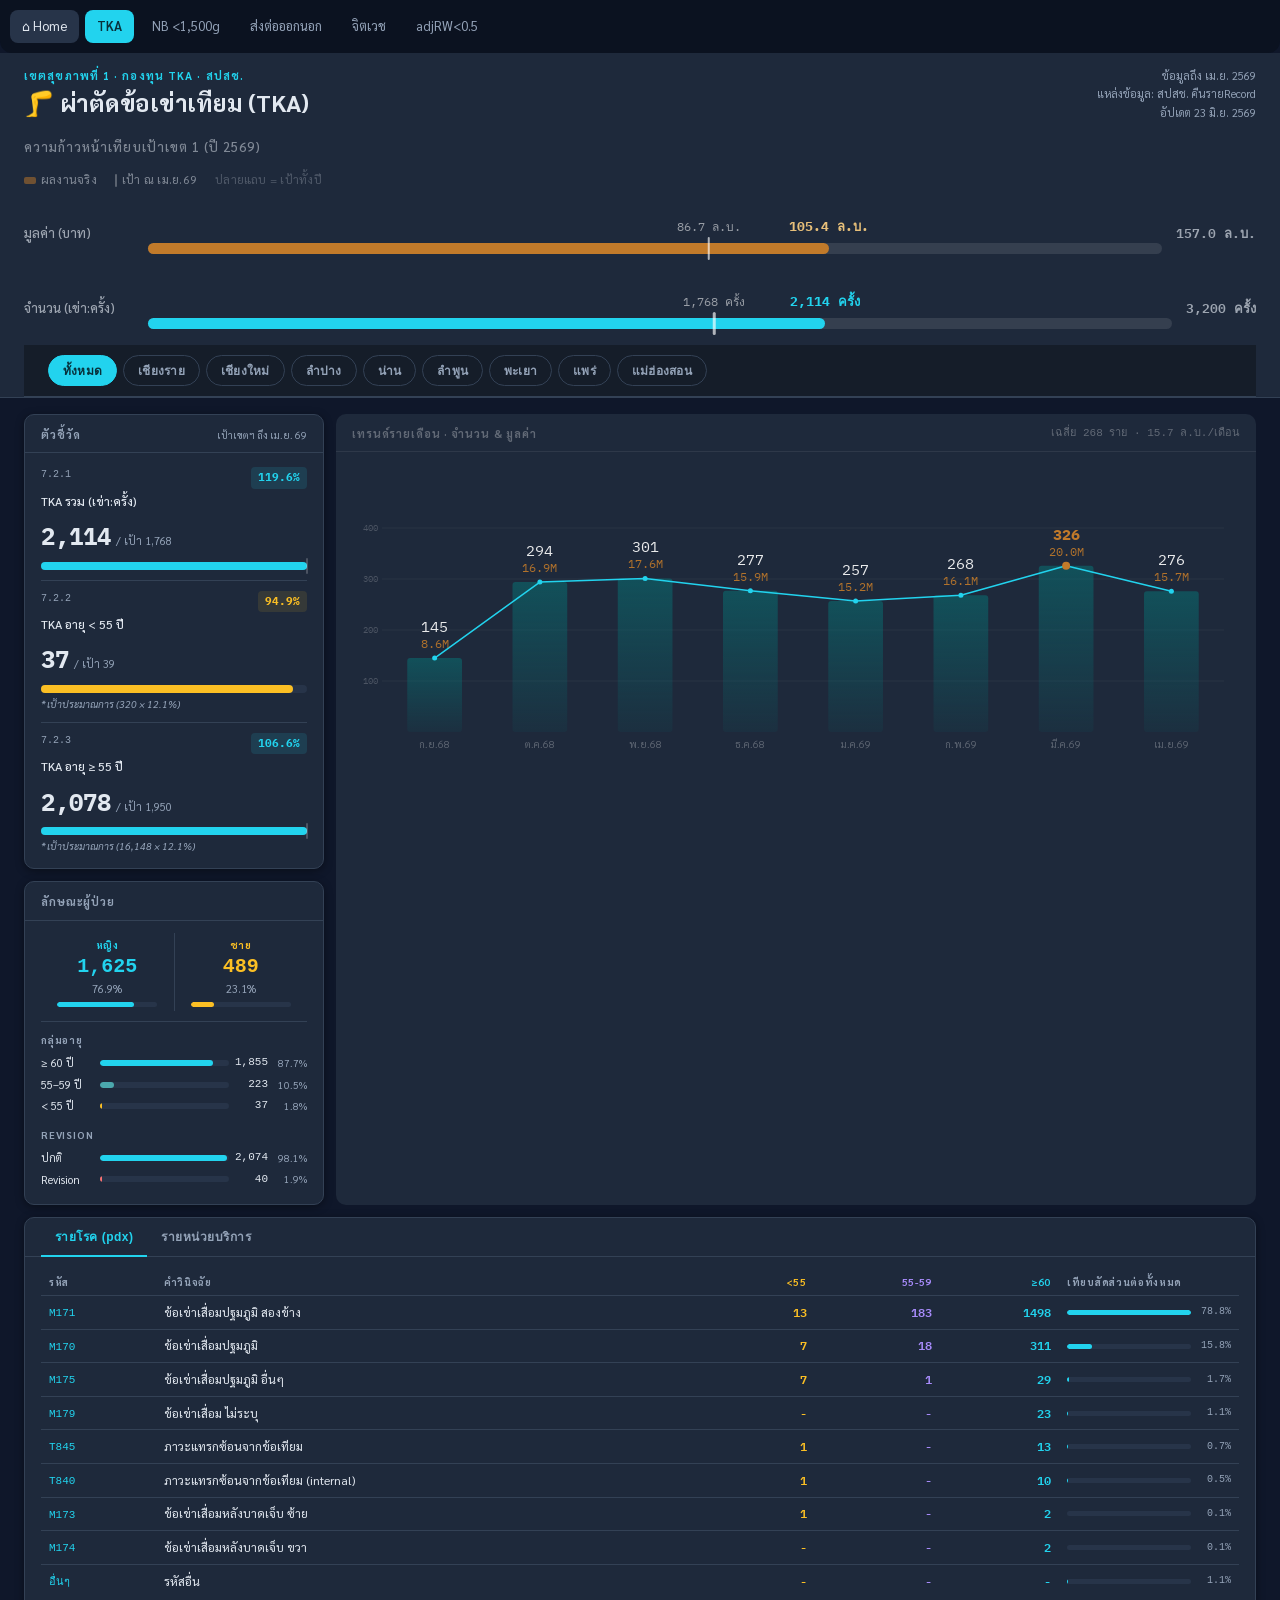
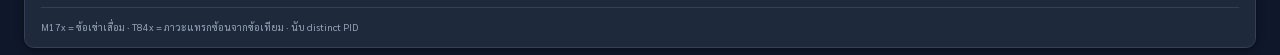
<file: _TKA/tka_dashboard.html>
<!DOCTYPE html>
<html lang="th">
<head>
<meta charset="UTF-8">
<meta name="viewport" content="width=device-width,initial-scale=1">
<title>Dashboard TKA — เขตสุขภาพที่ 1</title>
<link rel="preconnect" href="https://fonts.googleapis.com">
<link href="https://fonts.googleapis.com/css2?family=Sarabun:wght@300;400;500;600;700&family=IBM+Plex+Mono:wght@400;500;600&display=swap" rel="stylesheet">
<style>
:root{
  --ground:#0f172a;--surface:#1e293b;--surface2:#273449;--text:#e2e8f0;--muted:#94a3b8;
  --border:#334155;--accent:#22d3ee;--accent-ink:#08303a;--alight:rgba(34,211,238,.12);
  --a2:#fbbf24;--a2l:rgba(251,191,36,.1);--dark:#1e293b;--danger:#f87171;
  --r:10px;--sh:0 2px 8px rgba(0,0,0,.4);
}
*{box-sizing:border-box;margin:0;padding:0}
body{font-family:"Segoe UI","Sarabun","Leelawadee UI",system-ui,sans-serif;background:var(--ground);color:var(--text);font-size:14px;line-height:1.6;font-weight:400}

/* HEADER */
.hdr{background:var(--surface);color:var(--text);padding:14px 24px 0;border-bottom:1px solid var(--border)}
.hdr-top{display:flex;justify-content:space-between;align-items:flex-start;margin-bottom:14px}
.hdr-eyebrow{font-size:11px;letter-spacing:.1em;text-transform:uppercase;color:var(--accent);margin-bottom:4px;font-weight:700}
.hdr-name{font-size:24px;font-weight:700;letter-spacing:-.01em;line-height:1.2;color:var(--text)}
.hdr-meta{font-size:11px;color:var(--muted);text-align:right;line-height:1.7}

.hero{display:flex;align-items:center;gap:24px;margin-bottom:16px}
.hero-kpi{display:flex;flex-direction:column;min-width:140px}
.hero-num{font-family:'IBM Plex Mono','Cascadia Code','Consolas',monospace;font-size:48px;font-weight:700;letter-spacing:-.02em;line-height:1;transition:all .3s}
.hero-lbl{font-size:10px;opacity:.6;margin-top:4px;letter-spacing:.06em}
.hero-sep{width:1px;height:48px;background:var(--border);flex-shrink:0}
.hero-right{flex:1;display:flex;flex-direction:column;gap:6px}
.hero-row{display:flex;justify-content:space-between;align-items:baseline;font-size:11px;opacity:.7}
.hero-pct{font-family:'IBM Plex Mono','Cascadia Code','Consolas',monospace;font-weight:700;font-size:15px;color:var(--accent)}
.hero-track{height:6px;background:var(--surface2);border-radius:3px;position:relative}
.hero-fill{height:100%;border-radius:3px;background:var(--accent);transition:width .6s cubic-bezier(.16,1,.3,1)}
.hero-marker{position:absolute;top:-4px;width:2px;height:14px;background:rgba(255,255,255,.3);border-radius:1px}
.hero-sub{display:flex;gap:20px}
.hero-sub-item{display:flex;flex-direction:column}
.hero-sub-num{font-family:'IBM Plex Mono','Cascadia Code','Consolas',monospace;font-size:17px;font-weight:700}
.hero-sub-lbl{font-size:10px;opacity:.55;letter-spacing:.04em}

/* PROVINCE FILTER */
.prov-filter{display:flex;gap:6px;padding:10px 24px;overflow-x:auto;background:rgba(0,0,0,.3);flex-wrap:wrap;border-bottom:1px solid var(--border)}
.pf-btn{
  padding:5px 14px;border-radius:20px;border:1.5px solid var(--border);
  background:none;color:var(--muted);font-size:12px;font-weight:600;
  cursor:pointer;transition:all .15s;white-space:nowrap;letter-spacing:.02em;
}
.pf-btn:hover{background:var(--surface2);color:var(--text)}
.pf-btn.active{background:var(--accent);border-color:var(--accent);color:var(--accent-ink)}

/* MAIN */
.main{padding:16px 24px;display:flex;flex-direction:column;gap:12px}
.card{background:var(--surface);border-radius:var(--r);box-shadow:var(--sh);border:1px solid var(--border)}
.card-hd{padding:11px 16px 9px;border-bottom:1px solid var(--border);display:flex;justify-content:space-between;align-items:center}
.card-title{font-size:11px;font-weight:700;letter-spacing:.08em;text-transform:uppercase;color:var(--muted)}
.card-bd{padding:12px 16px}

.row2{display:grid;grid-template-columns:300px 1fr;gap:12px}

/* INDICATORS */
.ind-item{padding:10px 0;border-bottom:1px solid var(--border)}
.ind-item:last-child{border-bottom:none}
.ind-top{display:flex;justify-content:space-between;align-items:flex-start;margin-bottom:3px}
.ind-id{font-family:monospace;font-size:10px;color:var(--muted)}
.ind-badge{font-family:'IBM Plex Mono','Cascadia Code','Consolas',monospace;font-size:11px;font-weight:700;padding:2px 7px;border-radius:4px}
.ind-badge.ok{background:var(--alight);color:var(--accent)}
.ind-badge.warn{background:var(--a2l);color:var(--a2)}
.ind-badge.na{background:rgba(255,255,255,.05);color:var(--muted)}
.ind-label{font-size:12px;font-weight:500;margin-bottom:6px}
.ind-nums{display:flex;align-items:baseline;gap:5px;margin-bottom:6px}
.ind-actual{font-family:'IBM Plex Mono','Cascadia Code','Consolas',monospace;font-size:24px;font-weight:700}
.ind-of{font-size:11px;color:var(--muted)}
.ind-target{font-family:monospace;font-size:12px;color:var(--muted)}
.mbar{position:relative;height:8px;background:var(--surface2);border-radius:4px;overflow:visible}
.mbar-fill{height:100%;border-radius:4px;transition:width .6s cubic-bezier(.16,1,.3,1)}
.mbar-fill.ok{background:var(--accent)}
.mbar-fill.warn{background:var(--a2)}
.mbar-fill.na{background:var(--muted);opacity:.4}
.mbar-100{position:absolute;top:-4px;left:100%;width:2px;height:16px;background:rgba(255,255,255,.2);border-radius:1px;transform:translateX(-50%)}
.mbar-note{font-size:10px;color:var(--muted);margin-top:3px;font-style:italic}

/* DEMOGRAPHICS */
.demo-group{margin-bottom:12px}
.demo-group:last-child{margin-bottom:0}
.demo-lbl{font-size:10px;font-weight:700;text-transform:uppercase;letter-spacing:.08em;color:var(--muted);margin-bottom:6px}
.demo-item{display:grid;grid-template-columns:54px 1fr 34px 34px;gap:5px;align-items:center;margin-bottom:4px}
.demo-name{font-size:12px}
.demo-track{height:6px;background:var(--surface2);border-radius:3px;overflow:hidden}
.demo-fill{height:100%;border-radius:3px;transition:width .5s}
.demo-val{font-family:monospace;font-size:11px;text-align:right}
.demo-pct{font-size:10px;color:var(--muted);text-align:right}
.demo-gender-row{display:grid;grid-template-columns:1fr 1px 1fr;gap:0;margin-bottom:10px;padding-bottom:10px;border-bottom:1px solid var(--border)}
.demo-gender-col{display:flex;flex-direction:column;align-items:center;gap:2px;padding:4px 4px}
.demo-gender-badge{font-size:10px;font-weight:700;text-transform:uppercase;letter-spacing:.08em;margin-bottom:1px}
.demo-gender-num{font-family:monospace;font-size:20px;font-weight:700;line-height:1.1}
.demo-gender-pct{font-size:11px;color:var(--muted);margin-bottom:3px}
.demo-gender-bar{width:80%;height:5px;background:var(--surface2);border-radius:3px;overflow:hidden}
.demo-gender-fill{height:100%;border-radius:3px;transition:width .5s}
.demo-gender-div{width:1px;background:var(--border);align-self:stretch}

/* DARK TREND */
.trend-card{background:var(--dark);border-radius:var(--r);border:none;overflow:hidden}
.trend-hd{padding:11px 16px 9px;border-bottom:1px solid rgba(255,255,255,.07);display:flex;justify-content:space-between}
.trend-title{font-size:11px;font-weight:700;letter-spacing:.08em;text-transform:uppercase;color:rgba(255,255,255,.3)}
.trend-avg{font-family:monospace;font-size:11px;color:rgba(255,255,255,.3)}
.trend-bd{padding:12px 16px 16px}


/* TABS */
.tab-bar{display:flex;padding:0 16px;border-bottom:1px solid var(--border)}
.tab-btn{padding:9px 14px;font-size:12px;font-weight:600;letter-spacing:.04em;color:var(--muted);background:none;border:none;cursor:pointer;border-bottom:2px solid transparent;margin-bottom:-1px;transition:all .15s}
.tab-btn.active{color:var(--accent);border-bottom-color:var(--accent)}
.tab-pane{display:none;padding:12px 16px}
.tab-pane.active{display:block}

/* TABLE */
table{width:100%;border-collapse:collapse;font-size:12px}
thead th{text-align:left;padding:5px 8px;font-size:10px;font-weight:700;letter-spacing:.07em;text-transform:uppercase;color:var(--muted);border-bottom:1px solid var(--border)}
tbody td{padding:6px 8px;border-bottom:1px solid var(--border)}
tbody tr:last-child td{border-bottom:none}
tbody tr:hover td{background:var(--surface2)}
.td-r{text-align:right;font-family:'IBM Plex Mono','Cascadia Code','Consolas',monospace}
.badge{display:inline-block;padding:2px 6px;border-radius:3px;font-size:10px;font-weight:700}
.b-s{background:rgba(34,211,238,.15);color:var(--accent)}.b-m{background:rgba(34,211,238,.08);color:var(--accent)}
.b-c{background:rgba(251,191,36,.1);color:var(--a2)}.b-o{background:rgba(167,139,250,.1);color:#a78bfa}
.ibar-wrap{display:flex;align-items:center;gap:6px}
.ibar-track{flex:1;height:5px;background:var(--surface2);border-radius:3px;overflow:hidden}
.ibar-fill{height:100%;background:var(--accent);border-radius:3px}
.fn{font-size:10px;color:var(--muted);margin-top:10px;padding-top:10px;border-top:1px solid var(--border);line-height:1.7}

/* NAV BAR */
.df-nav{position:sticky;top:0;z-index:20;display:flex;gap:6px;flex-wrap:wrap;align-items:center;background:#0b1220;padding:10px;border-radius:0 0 12px 12px;margin-bottom:0}
.df-navbtn{cursor:pointer;padding:6px 12px;border-radius:8px;font-size:13px;color:var(--muted);transition:.15s;user-select:none;text-decoration:none;display:inline-block}
.df-navbtn:hover{color:var(--text);background:var(--surface2)}
.df-navbtn.home{background:var(--surface2);color:var(--text)}
.df-navbtn.on{background:var(--accent);color:var(--accent-ink);font-weight:600}

/* National share bars in hero */
.hero-share-label{font-size:13px;letter-spacing:.08em;text-transform:uppercase;opacity:.5;margin-bottom:6px;font-weight:500}
.hbar-legend{display:flex;gap:18px;font-size:12px;opacity:.5;margin-bottom:18px;letter-spacing:.02em;align-items:center}
.hbar-legend-dot{display:inline-block;width:12px;height:7px;border-radius:2px;margin-right:5px;vertical-align:middle}
.hbar-legend-tick{display:inline-block;width:2px;height:13px;background:rgba(255,255,255,.55);border-radius:1px;margin-right:5px;vertical-align:middle}
.hbar-row{display:grid;grid-template-columns:110px 1fr auto;align-items:center;gap:10px 14px;margin-bottom:28px}
.hbar-row:last-child{margin-bottom:0}
.hbar-annual{font-family:'IBM Plex Mono','Cascadia Code','Consolas',monospace;font-size:13px;font-weight:600;white-space:nowrap;opacity:.65;text-align:right}
.hbar-lbl{font-size:13px;opacity:.65;line-height:1.4;font-weight:500}
.hbar-wrap{position:relative;padding-top:30px}
.hbar-track{position:relative;height:11px;background:rgba(255,255,255,.1);border-radius:6px;overflow:visible}
.hbar-fill{height:100%;border-radius:6px;transition:width .5s cubic-bezier(.16,1,.3,1)}
.hbar-marker{position:absolute;top:-6px;width:2.5px;height:23px;background:rgba(255,255,255,.65);border-radius:2px;transform:translateX(-50%)}
.hbar-tag{position:absolute;top:-26px;font-family:'IBM Plex Mono','Cascadia Code','Consolas',monospace;font-size:13px;font-weight:700;white-space:nowrap;transform:translateX(-50%)}
.hbar-tag.target{color:rgba(255,255,255,.55);font-size:12px;font-weight:400}
/* Province mode notice */
.prov-mode-badge{display:inline-flex;align-items:center;gap:6px;background:rgba(34,211,238,.15);color:var(--accent);padding:3px 10px;border-radius:20px;font-size:11px;font-weight:600;margin-bottom:12px}
/* Trend Tooltip */
#trendTip{position:fixed;display:none;z-index:999;background:#0b1220;border:1px solid var(--border);border-radius:12px;padding:14px 16px;font-family:'Sarabun','Leelawadee UI',sans-serif;font-size:13px;color:rgba(255,255,255,.85);min-width:240px;max-width:340px;box-shadow:0 8px 32px rgba(0,0,0,.6)}
.tt-top{display:flex;justify-content:space-between;align-items:center;margin-bottom:8px}
.tt-hd{font-weight:700;font-size:14px;color:#22d3ee;margin-bottom:0}
.tt-close{background:none;border:none;color:rgba(255,255,255,.4);font-size:18px;line-height:1;cursor:pointer;padding:0 0 0 8px;transition:color .15s}
.tt-close:hover{color:#fff}
.tt-row{display:flex;justify-content:space-between;gap:16px;margin-bottom:4px;font-size:13px}
.tt-row span:last-child{font-family:'IBM Plex Mono','Consolas',monospace;font-weight:600}
.tt-div{height:1px;background:rgba(255,255,255,.1);margin:8px 0}
.tt-sub{font-size:10px;text-transform:uppercase;letter-spacing:.07em;opacity:.4;margin-bottom:7px}
.tt-prow{display:flex;justify-content:space-between;gap:12px;margin-bottom:4px;font-size:12px}
.tt-prow .tp-num{font-family:'IBM Plex Mono','Consolas',monospace;font-size:11px;opacity:.7;white-space:nowrap}
.tt-bar{height:3px;border-radius:2px;background:rgba(34,211,238,.4);margin-top:2px;margin-bottom:6px}
.tt-clickable{cursor:pointer;margin:-2px -4px;padding:2px 4px;border-radius:4px;transition:background .12s}
.tt-clickable:hover{background:rgba(34,211,238,.12)}
.tt-link{color:#22d3ee}
.tt-back{background:none;border:none;color:rgba(34,211,238,.6);font-size:11px;cursor:pointer;padding:0;margin-bottom:8px;display:flex;align-items:center;gap:4px}
.tt-back:hover{color:#22d3ee}
.tt-age-cols{display:flex;gap:8px;margin-bottom:4px}
.tt-age-col{flex:1;background:rgba(255,255,255,.05);border-radius:7px;padding:8px 10px}
.tt-age-lbl{font-size:10px;opacity:.45;letter-spacing:.05em;margin-bottom:5px}
.tt-age-num{font-family:'IBM Plex Mono','Consolas',monospace;font-weight:700;font-size:20px;line-height:1;margin-bottom:2px}
.tt-age-pct{font-size:11px;opacity:.5;margin-bottom:6px}
.tt-age-bar{height:3px;border-radius:2px}
.tt-age-lt .tt-age-bar{background:rgba(255,180,100,.7)}
.tt-age-mid .tt-age-bar{background:rgba(167,139,250,.7)}
.tt-age-ge .tt-age-bar{background:rgba(34,211,238,.7)}
.tt-pdx-hdr{display:grid;grid-template-columns:1fr 30px 34px 30px 46px;gap:4px;font-size:10px;opacity:.38;letter-spacing:.05em;margin-bottom:5px}
.tt-pdx-hdr span{text-align:right}.tt-pdx-hdr span:first-child{text-align:left}
.tt-pdx-row{display:grid;grid-template-columns:1fr 30px 34px 30px 46px;gap:4px;align-items:baseline;margin-bottom:2px;font-size:12px}
.tt-pdx-name{color:rgba(255,255,255,.82);white-space:nowrap;overflow:hidden;text-overflow:ellipsis}
.tt-pdx-n{font-family:'IBM Plex Mono','Consolas',monospace;font-size:11px;text-align:right;opacity:.7}
.tt-pdx-lt{color:rgba(255,180,100,.85)}
.tt-pdx-mid{color:rgba(167,139,250,.85)}
.tt-pdx-ge{color:rgba(34,211,238,.85)}
.tt-pdx-pct{font-family:'IBM Plex Mono','Consolas',monospace;font-size:10px;text-align:right;opacity:.4}
</style>
</head>
<body>
<div id="trendTip"></div>

<nav class="df-nav">
  <a class="df-navbtn home" href="../index.html">&#8962; Home</a>
  <a class="df-navbtn on" href="#">TKA</a>
  <a class="df-navbtn" href="../index.html#nb">NB &lt;1,500g</a>
  <a class="df-navbtn" href="../index.html#refer">ส่งต่อออกนอก</a>
  <a class="df-navbtn" href="../index.html#psych">จิตเวช</a>
  <a class="df-navbtn" href="../index.html#adjlow">adjRW&lt;0.5</a>
</nav>

<div class="hdr">
  <div class="hdr-top">
    <div>
      <div class="hdr-eyebrow">เขตสุขภาพที่ 1 · กองทุน TKA · สปสช.</div>
      <div class="hdr-name">🦵 ผ่าตัดข้อเข่าเทียม (TKA)</div>
    </div>
    <div class="hdr-meta">
      ข้อมูลถึง เม.ย. 2569<br>
      แหล่งข้อมูล: สปสช. คืนรายRecord<br>
      อัปเดต 23 มิ.ย. 2569
    </div>
  </div>

  <div class="hero" id="heroWrap">
    <div class="hero-kpi" id="heroKpi" style="display:none">
      <div class="hero-num" id="heroNum">2,114</div>
      <div class="hero-lbl" id="heroLbl">DISTINCT PID · ราย · ทั้งเขตฯ</div>
    </div>
    <div class="hero-sep" id="heroSep" style="display:none"></div>
    <div class="hero-right" id="heroRight">
      <!-- filled by JS -->
    </div>
  </div>

  <!-- Province Filter -->
  <div class="prov-filter" id="provFilter"></div>
</div>

<div class="main">

  <div class="row2">
    <!-- LEFT -->
    <div style="display:flex;flex-direction:column;gap:12px">

      <div class="card">
        <div class="card-hd">
          <span class="card-title">ตัวชี้วัด</span>
          <span style="font-size:10px;color:var(--muted)" id="indSubtitle">เป้าเขตฯ ถึง เม.ย. 69</span>
        </div>
        <div class="card-bd" style="padding-top:4px;padding-bottom:4px" id="indPanel"></div>
      </div>

      <div class="card">
        <div class="card-hd"><span class="card-title">ลักษณะผู้ป่วย</span></div>
        <div class="card-bd" id="demoPanel"></div>
      </div>

    </div>

    <!-- RIGHT: dark trend -->
    <div class="trend-card">
      <div class="trend-hd">
        <span class="trend-title">เทรนด์รายเดือน · จำนวน & มูลค่า</span>
        <span class="trend-avg" id="trendAvg"></span>
      </div>
      <div class="trend-bd"><canvas id="trendChart" height="280"></canvas></div>
    </div>
  </div>

  <div class="card">
    <div class="tab-bar">
      <button class="tab-btn active" onclick="switchTab(this,'tab-pdx')">รายโรค (pdx)</button>
      <button class="tab-btn" onclick="switchTab(this,'tab-hosp')">รายหน่วยบริการ</button>
    </div>
    <div id="tab-pdx" class="tab-pane active"><table><thead><tr><th>รหัส</th><th>คำวินิจฉัย</th><th style="text-align:right;color:var(--a2)">&lt;55</th><th style="text-align:right;color:#a78bfa">55-59</th><th style="text-align:right;color:var(--accent)">≥60</th><th style="width:180px">เทียบสัดส่วนต่อทั้งหมด</th></tr></thead><tbody id="pdxTbody"></tbody></table><div class="fn">M17x = ข้อเข่าเสื่อม · T84x = ภาวะแทรกซ้อนจากข้อเทียม · นับ distinct PID</div></div>
    <div id="tab-hosp" class="tab-pane"><table><thead><tr><th id="hospProvCol">จังหวัด</th><th>หน่วยบริการ</th><th>ระดับ</th><th style="text-align:right;color:var(--a2)">&lt;55</th><th style="text-align:right;color:#a78bfa">55-59</th><th style="text-align:right;color:var(--accent)">≥60</th><th style="width:150px">เทียบสัดส่วนต่อทั้งหมด</th></tr></thead><tbody id="hospTbody"></tbody></table><div class="fn">นับ distinct PID per หน่วยบริการ</div></div>
  </div>

</div>

<script>
// ══ DATA ══
const ALL_MONTHS = ['ก.ย.68','ต.ค.68','พ.ย.68','ธ.ค.68','ม.ค.69','ก.พ.69','มี.ค.69','เม.ย.69'];
const PROVINCES  = ['เชียงราย','เชียงใหม่','ลำปาง','น่าน','ลำพูน','พะเยา','แพร่','แม่ฮ่องสอน'];
const PROV_DATA  = {"ทั้งหมด":{"total":2114,"lt55":37,"a5559":223,"ge60":1855,"ge55":2078,"male":489,"female":1625,"revision":40,"monthly":[{"label":"ก.ย.68","cases":145},{"label":"ต.ค.68","cases":294},{"label":"พ.ย.68","cases":301},{"label":"ธ.ค.68","cases":277},{"label":"ม.ค.69","cases":257},{"label":"ก.พ.69","cases":268},{"label":"มี.ค.69","cases":326},{"label":"เม.ย.69","cases":276}],"hospitals":[{"hosp":"รพ.เชียงรายประชานุเคราะห์","htype":"รพศ.","cases":287},{"hosp":"รพ.ลำปาง","htype":"รพศ.","cases":268},{"hosp":"รพ.ลำพูน","htype":"รพท.","cases":236},{"hosp":"รพ.นครพิงค์","htype":"รพศ.","cases":173},{"hosp":"รพ.น่าน","htype":"รพท.","cases":154},{"hosp":"รพ.แพร่","htype":"รพท.","cases":148},{"hosp":"รพ.พะเยา","htype":"รพท.","cases":129},{"hosp":"รพ.สันป่าตอง","htype":"รพช./รพร.","cases":89},{"hosp":"รพ.แม่จัน","htype":"รพช./รพร.","cases":87},{"hosp":"รพ.ฝาง","htype":"รพท.","cases":80},{"hosp":"รพร.ปัว","htype":"รพช./รพร.","cases":69},{"hosp":"รพ.เชียงคำ","htype":"รพท.","cases":66},{"hosp":"รพ.สันทราย","htype":"รพท.","cases":64},{"hosp":"รพ.จอมทอง","htype":"รพท.","cases":44},{"hosp":"รพ.พาน","htype":"รพช./รพร.","cases":41},{"hosp":"รพ.สูงเม่น","htype":"รพช./รพร.","cases":39},{"hosp":"รพ.แม่สาย","htype":"รพท.","cases":36},{"hosp":"รพ.เวียงสา","htype":"รพช./รพร.","cases":31},{"hosp":"รพ.ศูนย์การแพทย์มหาวิทยาลัยแม่ฟ้าหลวง","htype":"รพ.อื่น","cases":26},{"hosp":"รพ.ศรีสังวาลย์","htype":"รพท.","cases":18},{"hosp":"รพ.มหาราชนครเชียงใหม่ มช.","htype":"รพ.อื่น","cases":16},{"hosp":"รพ.ศิริเวช ลำพูน","htype":"รพ.อื่น","cases":10},{"hosp":"รพ.มหาวิทยาลัยพะเยา","htype":"รพ.อื่น","cases":4},{"hosp":"รพ.เชียงใหม่ใกล้หมอ","htype":"รพ.อื่น","cases":2}],"pdx":[{"code":"M171","name":"ข้อเข่าเสื่อมปฐมภูมิ สองข้าง","cases":1669},{"code":"M170","name":"ข้อเข่าเสื่อมปฐมภูมิ","cases":335},{"code":"M175","name":"ข้อเข่าเสื่อมปฐมภูมิ อื่นๆ","cases":37},{"code":"M179","name":"ข้อเข่าเสื่อม ไม่ระบุ","cases":23},{"code":"T845","name":"ภาวะแทรกซ้อนจากข้อเทียม","cases":14},{"code":"T840","name":"ภาวะแทรกซ้อนจากข้อเทียม (internal)","cases":11},{"code":"M173","name":"ข้อเข่าเสื่อมหลังบาดเจ็บ ซ้าย","cases":3},{"code":"M174","name":"ข้อเข่าเสื่อมหลังบาดเจ็บ ขวา","cases":2},{"code":"อื่นๆ","name":"รหัสอื่น","cases":24}]},"พะเยา":{"total":199,"lt55":3,"a5559":19,"ge60":177,"ge55":196,"male":50,"female":149,"revision":9,"monthly":[{"label":"ก.ย.68","cases":15},{"label":"ต.ค.68","cases":30},{"label":"พ.ย.68","cases":20},{"label":"ธ.ค.68","cases":17},{"label":"ม.ค.69","cases":32},{"label":"ก.พ.69","cases":28},{"label":"มี.ค.69","cases":31},{"label":"เม.ย.69","cases":27}],"hospitals":[{"hosp":"รพ.พะเยา","htype":"รพท.","cases":129},{"hosp":"รพ.เชียงคำ","htype":"รพท.","cases":66},{"hosp":"รพ.มหาวิทยาลัยพะเยา","htype":"รพ.อื่น","cases":4}],"pdx":[{"code":"M171","name":"ข้อเข่าเสื่อมปฐมภูมิ สองข้าง","cases":164},{"code":"M170","name":"ข้อเข่าเสื่อมปฐมภูมิ","cases":24},{"code":"T845","name":"ภาวะแทรกซ้อนจากข้อเทียม","cases":3},{"code":"T847","name":"ภาวะแทรกซ้อนจากข้อเทียม อื่นๆ","cases":2},{"code":"อื่นๆ","name":"รหัสอื่น","cases":6}]},"เชียงราย":{"total":477,"lt55":9,"a5559":37,"ge60":431,"ge55":468,"male":105,"female":372,"revision":7,"monthly":[{"label":"ก.ย.68","cases":38},{"label":"ต.ค.68","cases":50},{"label":"พ.ย.68","cases":77},{"label":"ธ.ค.68","cases":48},{"label":"ม.ค.69","cases":68},{"label":"ก.พ.69","cases":53},{"label":"มี.ค.69","cases":87},{"label":"เม.ย.69","cases":59}],"hospitals":[{"hosp":"รพ.เชียงรายประชานุเคราะห์","htype":"รพศ.","cases":287},{"hosp":"รพ.แม่จัน","htype":"รพช./รพร.","cases":87},{"hosp":"รพ.พาน","htype":"รพช./รพร.","cases":41},{"hosp":"รพ.แม่สาย","htype":"รพท.","cases":36},{"hosp":"รพ.ศูนย์การแพทย์มหาวิทยาลัยแม่ฟ้าหลวง","htype":"รพ.อื่น","cases":26}],"pdx":[{"code":"M171","name":"ข้อเข่าเสื่อมปฐมภูมิ สองข้าง","cases":326},{"code":"M170","name":"ข้อเข่าเสื่อมปฐมภูมิ","cases":130},{"code":"M179","name":"ข้อเข่าเสื่อม ไม่ระบุ","cases":11},{"code":"T840","name":"ภาวะแทรกซ้อนจากข้อเทียม (internal)","cases":3},{"code":"อื่นๆ","name":"รหัสอื่น","cases":7}]},"ลำพูน":{"total":246,"lt55":1,"a5559":34,"ge60":212,"ge55":246,"male":56,"female":190,"revision":1,"monthly":[{"label":"ก.ย.68","cases":21},{"label":"ต.ค.68","cases":45},{"label":"พ.ย.68","cases":35},{"label":"ธ.ค.68","cases":31},{"label":"ม.ค.69","cases":26},{"label":"ก.พ.69","cases":37},{"label":"มี.ค.69","cases":36},{"label":"เม.ย.69","cases":19}],"hospitals":[{"hosp":"รพ.ลำพูน","htype":"รพท.","cases":236},{"hosp":"รพ.ศิริเวช ลำพูน","htype":"รพ.อื่น","cases":10}],"pdx":[{"code":"M171","name":"ข้อเข่าเสื่อมปฐมภูมิ สองข้าง","cases":212},{"code":"M170","name":"ข้อเข่าเสื่อมปฐมภูมิ","cases":26},{"code":"M175","name":"ข้อเข่าเสื่อมปฐมภูมิ อื่นๆ","cases":4},{"code":"M179","name":"ข้อเข่าเสื่อม ไม่ระบุ","cases":2},{"code":"อื่นๆ","name":"รหัสอื่น","cases":2}]},"เชียงใหม่":{"total":467,"lt55":11,"a5559":41,"ge60":415,"ge55":456,"male":101,"female":366,"revision":17,"monthly":[{"label":"ก.ย.68","cases":23},{"label":"ต.ค.68","cases":68},{"label":"พ.ย.68","cases":78},{"label":"ธ.ค.68","cases":75},{"label":"ม.ค.69","cases":48},{"label":"ก.พ.69","cases":50},{"label":"มี.ค.69","cases":71},{"label":"เม.ย.69","cases":66}],"hospitals":[{"hosp":"รพ.นครพิงค์","htype":"รพศ.","cases":173},{"hosp":"รพ.สันป่าตอง","htype":"รพช./รพร.","cases":89},{"hosp":"รพ.ฝาง","htype":"รพท.","cases":80},{"hosp":"รพ.สันทราย","htype":"รพท.","cases":64},{"hosp":"รพ.จอมทอง","htype":"รพท.","cases":44},{"hosp":"รพ.มหาราชนครเชียงใหม่ มช.","htype":"รพ.อื่น","cases":16},{"hosp":"รพ.เชียงใหม่ใกล้หมอ","htype":"รพ.อื่น","cases":2}],"pdx":[{"code":"M171","name":"ข้อเข่าเสื่อมปฐมภูมิ สองข้าง","cases":363},{"code":"M170","name":"ข้อเข่าเสื่อมปฐมภูมิ","cases":68},{"code":"M179","name":"ข้อเข่าเสื่อม ไม่ระบุ","cases":8},{"code":"T845","name":"ภาวะแทรกซ้อนจากข้อเทียม","cases":8},{"code":"M175","name":"ข้อเข่าเสื่อมปฐมภูมิ อื่นๆ","cases":7},{"code":"อื่นๆ","name":"รหัสอื่น","cases":13}]},"แพร่":{"total":187,"lt55":4,"a5559":13,"ge60":170,"ge55":183,"male":48,"female":139,"revision":0,"monthly":[{"label":"ก.ย.68","cases":10},{"label":"ต.ค.68","cases":28},{"label":"พ.ย.68","cases":20},{"label":"ธ.ค.68","cases":27},{"label":"ม.ค.69","cases":22},{"label":"ก.พ.69","cases":29},{"label":"มี.ค.69","cases":28},{"label":"เม.ย.69","cases":25}],"hospitals":[{"hosp":"รพ.แพร่","htype":"รพท.","cases":148},{"hosp":"รพ.สูงเม่น","htype":"รพช./รพร.","cases":39}],"pdx":[{"code":"M171","name":"ข้อเข่าเสื่อมปฐมภูมิ สองข้าง","cases":153},{"code":"M170","name":"ข้อเข่าเสื่อมปฐมภูมิ","cases":33},{"code":"M175","name":"ข้อเข่าเสื่อมปฐมภูมิ อื่นๆ","cases":1}]},"น่าน":{"total":252,"lt55":2,"a5559":38,"ge60":212,"ge55":250,"male":63,"female":189,"revision":1,"monthly":[{"label":"ก.ย.68","cases":10},{"label":"ต.ค.68","cases":45},{"label":"พ.ย.68","cases":28},{"label":"ธ.ค.68","cases":40},{"label":"ม.ค.69","cases":26},{"label":"ก.พ.69","cases":27},{"label":"มี.ค.69","cases":38},{"label":"เม.ย.69","cases":43}],"hospitals":[{"hosp":"รพ.น่าน","htype":"รพท.","cases":154},{"hosp":"รพร.ปัว","htype":"รพช./รพร.","cases":69},{"hosp":"รพ.เวียงสา","htype":"รพช./รพร.","cases":31}],"pdx":[{"code":"M171","name":"ข้อเข่าเสื่อมปฐมภูมิ สองข้าง","cases":208},{"code":"M170","name":"ข้อเข่าเสื่อมปฐมภูมิ","cases":39},{"code":"M175","name":"ข้อเข่าเสื่อมปฐมภูมิ อื่นๆ","cases":4},{"code":"อื่นๆ","name":"รหัสอื่น","cases":1}]},"ลำปาง":{"total":268,"lt55":7,"a5559":36,"ge60":225,"ge55":261,"male":64,"female":204,"revision":5,"monthly":[{"label":"ก.ย.68","cases":28},{"label":"ต.ค.68","cases":28},{"label":"พ.ย.68","cases":37},{"label":"ธ.ค.68","cases":39},{"label":"ม.ค.69","cases":35},{"label":"ก.พ.69","cases":32},{"label":"มี.ค.69","cases":35},{"label":"เม.ย.69","cases":37}],"hospitals":[{"hosp":"รพ.ลำปาง","htype":"รพศ.","cases":268}],"pdx":[{"code":"M171","name":"ข้อเข่าเสื่อมปฐมภูมิ สองข้าง","cases":230},{"code":"M175","name":"ข้อเข่าเสื่อมปฐมภูมิ อื่นๆ","cases":20},{"code":"M170","name":"ข้อเข่าเสื่อมปฐมภูมิ","cases":10},{"code":"อื่นๆ","name":"รหัสอื่น","cases":8}]},"แม่ฮ่องสอน":{"total":18,"lt55":0,"a5559":5,"ge60":13,"ge55":18,"male":2,"female":16,"revision":0,"monthly":[{"label":"พ.ย.68","cases":6},{"label":"ก.พ.69","cases":12}],"hospitals":[{"hosp":"รพ.ศรีสังวาลย์","htype":"รพท.","cases":18}],"pdx":[{"code":"M171","name":"ข้อเข่าเสื่อมปฐมภูมิ สองข้าง","cases":13},{"code":"M170","name":"ข้อเข่าเสื่อมปฐมภูมิ","cases":5}]}};

// province → prov data lookup including province name for hospital table
const HOSP_PROV = {};
PROVINCES.forEach(p => {
  (PROV_DATA[p].hospitals||[]).forEach(h => { HOSP_PROV[h.hosp] = p; });
});

// Monthly value (ยอดจ่ายชดเชย บาท) per province, aligned to ALL_MONTHS order
const VAL_MONTHLY = {
  "ทั้งหมด":     [8607999,16870857,17611651,15873145,15224730,16056400,20004410,15656657],
  "เชียงราย":   [2500940,3277440,4972700,2826100,4552140,3571480,5816620,3664580],
  "เชียงใหม่":  [1431259,3977867,4305801,4241845,2809590,2825060,4271910,3437917],
  "ลำปาง":      [1425600,1369100,1871100,2146500,1952000,1681300,1925190,1955900],
  "น่าน":       [579400,2438550,1642400,2228700,1432000,1415670,2056340,2365120],
  "ลำพูน":      [1215500,2429000,2111400,1850700,1480800,2263580,2204300,1155200],
  "พะเยา":      [825600,1642500,1086350,896800,1736700,1735970,2058130,1661820],
  "แพร่":       [629700,1736400,1309600,1682500,1261500,1670400,1671920,1416120],
  "แม่ฮ่องสอน":[0,0,312300,0,0,892940,0,0]
};
// Per-hospital per-month PDX + age breakdown (for popup drill-down)
const HOSP_MONTH_PDX = {"รพ.เชียงใหม่ใกล้หมอ":{"ต.ค.68":{"total":1,"lt55":0,"ge55":1,"pdx":[{"code":"M171","name":"เข่าเสื่อมปฐมภูมิ ข้างเดียว","cases":1,"lt55":0,"ge55":1}]},"ก.พ.69":{"total":1,"lt55":0,"ge55":1,"pdx":[{"code":"M171","name":"เข่าเสื่อมปฐมภูมิ ข้างเดียว","cases":1,"lt55":0,"ge55":1}]}},"รพ.จอมทอง":{"ต.ค.68":{"total":6,"lt55":0,"ge55":6,"pdx":[{"code":"M171","name":"เข่าเสื่อมปฐมภูมิ ข้างเดียว","cases":6,"lt55":0,"ge55":6}]},"พ.ย.68":{"total":10,"lt55":1,"ge55":9,"pdx":[{"code":"M171","name":"เข่าเสื่อมปฐมภูมิ ข้างเดียว","cases":10,"lt55":1,"ge55":9}]},"ธ.ค.68":{"total":13,"lt55":1,"ge55":12,"pdx":[{"code":"M171","name":"เข่าเสื่อมปฐมภูมิ ข้างเดียว","cases":13,"lt55":1,"ge55":12}]},"ม.ค.69":{"total":5,"lt55":0,"ge55":5,"pdx":[{"code":"M171","name":"เข่าเสื่อมปฐมภูมิ ข้างเดียว","cases":4,"lt55":0,"ge55":4},{"code":"M170","name":"เข่าเสื่อม (ไม่จำแนก)","cases":1,"lt55":0,"ge55":1}]},"มี.ค.69":{"total":1,"lt55":0,"ge55":1,"pdx":[{"code":"M171","name":"เข่าเสื่อมปฐมภูมิ ข้างเดียว","cases":1,"lt55":0,"ge55":1}]},"เม.ย.69":{"total":9,"lt55":0,"ge55":9,"pdx":[{"code":"M171","name":"เข่าเสื่อมปฐมภูมิ ข้างเดียว","cases":9,"lt55":0,"ge55":9}]}},"รพ.ศิริเวช ลำพูน":{"ก.ย.68":{"total":1,"lt55":0,"ge55":1,"pdx":[{"code":"M179","name":"เข่าเสื่อม ไม่ระบุ","cases":1,"lt55":0,"ge55":1}]},"ต.ค.68":{"total":1,"lt55":0,"ge55":1,"pdx":[{"code":"M171","name":"เข่าเสื่อมปฐมภูมิ ข้างเดียว","cases":1,"lt55":0,"ge55":1}]},"พ.ย.68":{"total":1,"lt55":0,"ge55":1,"pdx":[{"code":"M171","name":"เข่าเสื่อมปฐมภูมิ ข้างเดียว","cases":1,"lt55":0,"ge55":1}]},"ธ.ค.68":{"total":2,"lt55":0,"ge55":2,"pdx":[{"code":"M171","name":"เข่าเสื่อมปฐมภูมิ ข้างเดียว","cases":2,"lt55":0,"ge55":2}]},"ม.ค.69":{"total":2,"lt55":0,"ge55":2,"pdx":[{"code":"M170","name":"เข่าเสื่อม (ไม่จำแนก)","cases":1,"lt55":0,"ge55":1},{"code":"M171","name":"เข่าเสื่อมปฐมภูมิ ข้างเดียว","cases":1,"lt55":0,"ge55":1}]},"ก.พ.69":{"total":4,"lt55":0,"ge55":4,"pdx":[{"code":"M171","name":"เข่าเสื่อมปฐมภูมิ ข้างเดียว","cases":4,"lt55":0,"ge55":4}]}},"รพ.นครพิงค์":{"ก.ย.68":{"total":11,"lt55":0,"ge55":11,"pdx":[{"code":"M171","name":"เข่าเสื่อมปฐมภูมิ ข้างเดียว","cases":10,"lt55":0,"ge55":10},{"code":"T840","name":"ภาวะแทรกซ้อน: ข้อเทียมแตกหัก","cases":1,"lt55":0,"ge55":1}]},"ต.ค.68":{"total":31,"lt55":1,"ge55":30,"pdx":[{"code":"M171","name":"เข่าเสื่อมปฐมภูมิ ข้างเดียว","cases":27,"lt55":1,"ge55":26},{"code":"M170","name":"เข่าเสื่อม (ไม่จำแนก)","cases":2,"lt55":0,"ge55":2},{"code":"M172","name":"เข่าเสื่อมทุติยภูมิ ทวิภาคี","cases":2,"lt55":0,"ge55":2}]},"พ.ย.68":{"total":24,"lt55":0,"ge55":24,"pdx":[{"code":"M171","name":"เข่าเสื่อมปฐมภูมิ ข้างเดียว","cases":23,"lt55":0,"ge55":23},{"code":"M175","name":"เข่าเสื่อมอื่นๆ ข้างเดียว","cases":1,"lt55":0,"ge55":1}]},"ธ.ค.68":{"total":25,"lt55":1,"ge55":24,"pdx":[{"code":"M171","name":"เข่าเสื่อมปฐมภูมิ ข้างเดียว","cases":20,"lt55":0,"ge55":20},{"code":"M170","name":"เข่าเสื่อม (ไม่จำแนก)","cases":1,"lt55":0,"ge55":1},{"code":"M173","name":"เข่าเสื่อมทุติยภูมิ ข้างเดียว","cases":1,"lt55":0,"ge55":1},{"code":"M2428","name":"M2428","cases":1,"lt55":1,"ge55":0},{"code":"T842","name":"T842","cases":1,"lt55":0,"ge55":1},{"code":"T845","name":"ภาวะแทรกซ้อน: ข้อเทียม (ติดเชื้อ/อักเสบ)","cases":1,"lt55":0,"ge55":1}]},"ม.ค.69":{"total":11,"lt55":1,"ge55":10,"pdx":[{"code":"M171","name":"เข่าเสื่อมปฐมภูมิ ข้างเดียว","cases":9,"lt55":0,"ge55":9},{"code":"M175","name":"เข่าเสื่อมอื่นๆ ข้างเดียว","cases":1,"lt55":0,"ge55":1},{"code":"S7241","name":"กระดูกต้นขาหัก ส่วนปลาย","cases":1,"lt55":1,"ge55":0}]},"ก.พ.69":{"total":21,"lt55":0,"ge55":21,"pdx":[{"code":"M171","name":"เข่าเสื่อมปฐมภูมิ ข้างเดียว","cases":18,"lt55":0,"ge55":18},{"code":"M170","name":"เข่าเสื่อม (ไม่จำแนก)","cases":3,"lt55":0,"ge55":3}]},"มี.ค.69":{"total":30,"lt55":1,"ge55":29,"pdx":[{"code":"M171","name":"เข่าเสื่อมปฐมภูมิ ข้างเดียว","cases":25,"lt55":1,"ge55":24},{"code":"M170","name":"เข่าเสื่อม (ไม่จำแนก)","cases":3,"lt55":0,"ge55":3},{"code":"T845","name":"ภาวะแทรกซ้อน: ข้อเทียม (ติดเชื้อ/อักเสบ)","cases":2,"lt55":0,"ge55":2}]},"เม.ย.69":{"total":27,"lt55":0,"ge55":27,"pdx":[{"code":"M171","name":"เข่าเสื่อมปฐมภูมิ ข้างเดียว","cases":23,"lt55":0,"ge55":23},{"code":"M170","name":"เข่าเสื่อม (ไม่จำแนก)","cases":2,"lt55":0,"ge55":2},{"code":"M173","name":"เข่าเสื่อมทุติยภูมิ ข้างเดียว","cases":1,"lt55":0,"ge55":1},{"code":"T845","name":"ภาวะแทรกซ้อน: ข้อเทียม (ติดเชื้อ/อักเสบ)","cases":1,"lt55":0,"ge55":1}]}},"รพ.น่าน":{"ก.ย.68":{"total":10,"lt55":0,"ge55":10,"pdx":[{"code":"M171","name":"เข่าเสื่อมปฐมภูมิ ข้างเดียว","cases":9,"lt55":0,"ge55":9},{"code":"M170","name":"เข่าเสื่อม (ไม่จำแนก)","cases":1,"lt55":0,"ge55":1}]},"ต.ค.68":{"total":20,"lt55":0,"ge55":20,"pdx":[{"code":"M171","name":"เข่าเสื่อมปฐมภูมิ ข้างเดียว","cases":14,"lt55":0,"ge55":14},{"code":"M170","name":"เข่าเสื่อม (ไม่จำแนก)","cases":4,"lt55":0,"ge55":4},{"code":"M175","name":"เข่าเสื่อมอื่นๆ ข้างเดียว","cases":2,"lt55":0,"ge55":2}]},"พ.ย.68":{"total":18,"lt55":0,"ge55":18,"pdx":[{"code":"M171","name":"เข่าเสื่อมปฐมภูมิ ข้างเดียว","cases":15,"lt55":0,"ge55":15},{"code":"M170","name":"เข่าเสื่อม (ไม่จำแนก)","cases":3,"lt55":0,"ge55":3}]},"ธ.ค.68":{"total":28,"lt55":1,"ge55":27,"pdx":[{"code":"M171","name":"เข่าเสื่อมปฐมภูมิ ข้างเดียว","cases":24,"lt55":1,"ge55":23},{"code":"M170","name":"เข่าเสื่อม (ไม่จำแนก)","cases":3,"lt55":0,"ge55":3},{"code":"M175","name":"เข่าเสื่อมอื่นๆ ข้างเดียว","cases":1,"lt55":0,"ge55":1}]},"ม.ค.69":{"total":19,"lt55":1,"ge55":18,"pdx":[{"code":"M171","name":"เข่าเสื่อมปฐมภูมิ ข้างเดียว","cases":17,"lt55":1,"ge55":16},{"code":"M170","name":"เข่าเสื่อม (ไม่จำแนก)","cases":2,"lt55":0,"ge55":2}]},"ก.พ.69":{"total":16,"lt55":0,"ge55":16,"pdx":[{"code":"M171","name":"เข่าเสื่อมปฐมภูมิ ข้างเดียว","cases":14,"lt55":0,"ge55":14},{"code":"M170","name":"เข่าเสื่อม (ไม่จำแนก)","cases":2,"lt55":0,"ge55":2}]},"มี.ค.69":{"total":21,"lt55":0,"ge55":21,"pdx":[{"code":"M171","name":"เข่าเสื่อมปฐมภูมิ ข้างเดียว","cases":17,"lt55":0,"ge55":17},{"code":"M170","name":"เข่าเสื่อม (ไม่จำแนก)","cases":4,"lt55":0,"ge55":4}]},"เม.ย.69":{"total":23,"lt55":0,"ge55":23,"pdx":[{"code":"M171","name":"เข่าเสื่อมปฐมภูมิ ข้างเดียว","cases":20,"lt55":0,"ge55":20},{"code":"M170","name":"เข่าเสื่อม (ไม่จำแนก)","cases":2,"lt55":0,"ge55":2},{"code":"T845","name":"ภาวะแทรกซ้อน: ข้อเทียม (ติดเชื้อ/อักเสบ)","cases":1,"lt55":0,"ge55":1}]}},"รพ.ฝาง":{"ก.ย.68":{"total":5,"lt55":0,"ge55":5,"pdx":[{"code":"M171","name":"เข่าเสื่อมปฐมภูมิ ข้างเดียว","cases":4,"lt55":0,"ge55":4},{"code":"M170","name":"เข่าเสื่อม (ไม่จำแนก)","cases":1,"lt55":0,"ge55":1}]},"ต.ค.68":{"total":14,"lt55":0,"ge55":14,"pdx":[{"code":"M171","name":"เข่าเสื่อมปฐมภูมิ ข้างเดียว","cases":11,"lt55":0,"ge55":11},{"code":"M170","name":"เข่าเสื่อม (ไม่จำแนก)","cases":3,"lt55":0,"ge55":3}]},"พ.ย.68":{"total":9,"lt55":0,"ge55":9,"pdx":[{"code":"M171","name":"เข่าเสื่อมปฐมภูมิ ข้างเดียว","cases":8,"lt55":0,"ge55":8},{"code":"M170","name":"เข่าเสื่อม (ไม่จำแนก)","cases":1,"lt55":0,"ge55":1}]},"ธ.ค.68":{"total":13,"lt55":3,"ge55":10,"pdx":[{"code":"M171","name":"เข่าเสื่อมปฐมภูมิ ข้างเดียว","cases":7,"lt55":0,"ge55":7},{"code":"M170","name":"เข่าเสื่อม (ไม่จำแนก)","cases":3,"lt55":0,"ge55":3},{"code":"M175","name":"เข่าเสื่อมอื่นๆ ข้างเดียว","cases":2,"lt55":2,"ge55":0},{"code":"M6006","name":"M6006","cases":1,"lt55":1,"ge55":0}]},"ม.ค.69":{"total":8,"lt55":0,"ge55":8,"pdx":[{"code":"M171","name":"เข่าเสื่อมปฐมภูมิ ข้างเดียว","cases":6,"lt55":0,"ge55":6},{"code":"M170","name":"เข่าเสื่อม (ไม่จำแนก)","cases":2,"lt55":0,"ge55":2}]},"ก.พ.69":{"total":11,"lt55":0,"ge55":11,"pdx":[{"code":"M171","name":"เข่าเสื่อมปฐมภูมิ ข้างเดียว","cases":8,"lt55":0,"ge55":8},{"code":"M170","name":"เข่าเสื่อม (ไม่จำแนก)","cases":3,"lt55":0,"ge55":3}]},"มี.ค.69":{"total":9,"lt55":0,"ge55":9,"pdx":[{"code":"M171","name":"เข่าเสื่อมปฐมภูมิ ข้างเดียว","cases":7,"lt55":0,"ge55":7},{"code":"M170","name":"เข่าเสื่อม (ไม่จำแนก)","cases":2,"lt55":0,"ge55":2}]},"เม.ย.69":{"total":11,"lt55":0,"ge55":11,"pdx":[{"code":"M171","name":"เข่าเสื่อมปฐมภูมิ ข้างเดียว","cases":11,"lt55":0,"ge55":11}]}},"รพ.พะเยา":{"ก.ย.68":{"total":9,"lt55":0,"ge55":9,"pdx":[{"code":"M171","name":"เข่าเสื่อมปฐมภูมิ ข้างเดียว","cases":6,"lt55":0,"ge55":6},{"code":"M170","name":"เข่าเสื่อม (ไม่จำแนก)","cases":2,"lt55":0,"ge55":2},{"code":"T847","name":"ภาวะแทรกซ้อน: ข้อเทียม อื่นๆ","cases":1,"lt55":0,"ge55":1}]},"ต.ค.68":{"total":19,"lt55":0,"ge55":19,"pdx":[{"code":"M171","name":"เข่าเสื่อมปฐมภูมิ ข้างเดียว","cases":17,"lt55":0,"ge55":17},{"code":"M170","name":"เข่าเสื่อม (ไม่จำแนก)","cases":2,"lt55":0,"ge55":2}]},"พ.ย.68":{"total":13,"lt55":1,"ge55":12,"pdx":[{"code":"M171","name":"เข่าเสื่อมปฐมภูมิ ข้างเดียว","cases":9,"lt55":0,"ge55":9},{"code":"M170","name":"เข่าเสื่อม (ไม่จำแนก)","cases":1,"lt55":0,"ge55":1},{"code":"M179","name":"เข่าเสื่อม ไม่ระบุ","cases":1,"lt55":0,"ge55":1},{"code":"M8098","name":"M8098","cases":1,"lt55":0,"ge55":1},{"code":"S7241","name":"กระดูกต้นขาหัก ส่วนปลาย","cases":1,"lt55":1,"ge55":0}]},"ธ.ค.68":{"total":10,"lt55":0,"ge55":10,"pdx":[{"code":"M171","name":"เข่าเสื่อมปฐมภูมิ ข้างเดียว","cases":10,"lt55":0,"ge55":10}]},"ม.ค.69":{"total":24,"lt55":0,"ge55":24,"pdx":[{"code":"M171","name":"เข่าเสื่อมปฐมภูมิ ข้างเดียว","cases":20,"lt55":0,"ge55":20},{"code":"M170","name":"เข่าเสื่อม (ไม่จำแนก)","cases":2,"lt55":0,"ge55":2},{"code":"M174","name":"เข่าเสื่อมทุติยภูมิ อื่นๆ","cases":1,"lt55":0,"ge55":1},{"code":"T847","name":"ภาวะแทรกซ้อน: ข้อเทียม อื่นๆ","cases":1,"lt55":0,"ge55":1}]},"ก.พ.69":{"total":21,"lt55":1,"ge55":20,"pdx":[{"code":"M171","name":"เข่าเสื่อมปฐมภูมิ ข้างเดียว","cases":13,"lt55":0,"ge55":13},{"code":"M170","name":"เข่าเสื่อม (ไม่จำแนก)","cases":8,"lt55":1,"ge55":7}]},"มี.ค.69":{"total":17,"lt55":0,"ge55":17,"pdx":[{"code":"M171","name":"เข่าเสื่อมปฐมภูมิ ข้างเดียว","cases":11,"lt55":0,"ge55":11},{"code":"T845","name":"ภาวะแทรกซ้อน: ข้อเทียม (ติดเชื้อ/อักเสบ)","cases":3,"lt55":0,"ge55":3},{"code":"M170","name":"เข่าเสื่อม (ไม่จำแนก)","cases":2,"lt55":0,"ge55":2},{"code":"T840","name":"ภาวะแทรกซ้อน: ข้อเทียมแตกหัก","cases":1,"lt55":0,"ge55":1}]},"เม.ย.69":{"total":17,"lt55":1,"ge55":16,"pdx":[{"code":"M171","name":"เข่าเสื่อมปฐมภูมิ ข้างเดียว","cases":12,"lt55":0,"ge55":12},{"code":"M170","name":"เข่าเสื่อม (ไม่จำแนก)","cases":4,"lt55":0,"ge55":4},{"code":"T841","name":"ภาวะแทรกซ้อน: ข้อเทียมเคลื่อน","cases":1,"lt55":1,"ge55":0}]}},"รพ.พาน":{"ก.ย.68":{"total":5,"lt55":0,"ge55":5,"pdx":[{"code":"M171","name":"เข่าเสื่อมปฐมภูมิ ข้างเดียว","cases":4,"lt55":0,"ge55":4},{"code":"M170","name":"เข่าเสื่อม (ไม่จำแนก)","cases":1,"lt55":0,"ge55":1}]},"ต.ค.68":{"total":3,"lt55":0,"ge55":3,"pdx":[{"code":"M171","name":"เข่าเสื่อมปฐมภูมิ ข้างเดียว","cases":3,"lt55":0,"ge55":3}]},"พ.ย.68":{"total":6,"lt55":0,"ge55":6,"pdx":[{"code":"M171","name":"เข่าเสื่อมปฐมภูมิ ข้างเดียว","cases":6,"lt55":0,"ge55":6}]},"ธ.ค.68":{"total":5,"lt55":1,"ge55":4,"pdx":[{"code":"M171","name":"เข่าเสื่อมปฐมภูมิ ข้างเดียว","cases":4,"lt55":0,"ge55":4},{"code":"M170","name":"เข่าเสื่อม (ไม่จำแนก)","cases":1,"lt55":1,"ge55":0}]},"ม.ค.69":{"total":10,"lt55":0,"ge55":10,"pdx":[{"code":"M171","name":"เข่าเสื่อมปฐมภูมิ ข้างเดียว","cases":8,"lt55":0,"ge55":8},{"code":"M170","name":"เข่าเสื่อม (ไม่จำแนก)","cases":2,"lt55":0,"ge55":2}]},"ก.พ.69":{"total":1,"lt55":0,"ge55":1,"pdx":[{"code":"M170","name":"เข่าเสื่อม (ไม่จำแนก)","cases":1,"lt55":0,"ge55":1}]},"มี.ค.69":{"total":11,"lt55":1,"ge55":10,"pdx":[{"code":"M171","name":"เข่าเสื่อมปฐมภูมิ ข้างเดียว","cases":9,"lt55":1,"ge55":8},{"code":"M170","name":"เข่าเสื่อม (ไม่จำแนก)","cases":2,"lt55":0,"ge55":2}]}},"รพ.มหาราชนครเชียงใหม่ มช.":{"ก.ย.68":{"total":2,"lt55":0,"ge55":2,"pdx":[{"code":"M170","name":"เข่าเสื่อม (ไม่จำแนก)","cases":2,"lt55":0,"ge55":2}]},"ต.ค.68":{"total":3,"lt55":2,"ge55":1,"pdx":[{"code":"M171","name":"เข่าเสื่อมปฐมภูมิ ข้างเดียว","cases":1,"lt55":0,"ge55":1},{"code":"T840","name":"ภาวะแทรกซ้อน: ข้อเทียมแตกหัก","cases":1,"lt55":1,"ge55":0},{"code":"T845","name":"ภาวะแทรกซ้อน: ข้อเทียม (ติดเชื้อ/อักเสบ)","cases":1,"lt55":1,"ge55":0}]},"พ.ย.68":{"total":3,"lt55":0,"ge55":3,"pdx":[{"code":"M171","name":"เข่าเสื่อมปฐมภูมิ ข้างเดียว","cases":2,"lt55":0,"ge55":2},{"code":"T845","name":"ภาวะแทรกซ้อน: ข้อเทียม (ติดเชื้อ/อักเสบ)","cases":1,"lt55":0,"ge55":1}]},"ธ.ค.68":{"total":2,"lt55":0,"ge55":2,"pdx":[{"code":"M170","name":"เข่าเสื่อม (ไม่จำแนก)","cases":1,"lt55":0,"ge55":1},{"code":"M171","name":"เข่าเสื่อมปฐมภูมิ ข้างเดียว","cases":1,"lt55":0,"ge55":1}]},"ม.ค.69":{"total":1,"lt55":0,"ge55":1,"pdx":[{"code":"M171","name":"เข่าเสื่อมปฐมภูมิ ข้างเดียว","cases":1,"lt55":0,"ge55":1}]},"ก.พ.69":{"total":1,"lt55":0,"ge55":1,"pdx":[{"code":"M171","name":"เข่าเสื่อมปฐมภูมิ ข้างเดียว","cases":1,"lt55":0,"ge55":1}]},"มี.ค.69":{"total":1,"lt55":0,"ge55":1,"pdx":[{"code":"M170","name":"เข่าเสื่อม (ไม่จำแนก)","cases":1,"lt55":0,"ge55":1}]},"เม.ย.69":{"total":3,"lt55":0,"ge55":3,"pdx":[{"code":"T845","name":"ภาวะแทรกซ้อน: ข้อเทียม (ติดเชื้อ/อักเสบ)","cases":2,"lt55":0,"ge55":2},{"code":"S8241","name":"กระดูกสะบ้าหัก","cases":1,"lt55":0,"ge55":1}]}},"รพ.มหาวิทยาลัยพะเยา":{"ต.ค.68":{"total":1,"lt55":0,"ge55":1,"pdx":[{"code":"M171","name":"เข่าเสื่อมปฐมภูมิ ข้างเดียว","cases":1,"lt55":0,"ge55":1}]},"ม.ค.69":{"total":2,"lt55":0,"ge55":2,"pdx":[{"code":"M171","name":"เข่าเสื่อมปฐมภูมิ ข้างเดียว","cases":2,"lt55":0,"ge55":2}]},"มี.ค.69":{"total":1,"lt55":0,"ge55":1,"pdx":[{"code":"M170","name":"เข่าเสื่อม (ไม่จำแนก)","cases":1,"lt55":0,"ge55":1}]}},"รพ.ลำปาง":{"ก.ย.68":{"total":28,"lt55":1,"ge55":27,"pdx":[{"code":"M171","name":"เข่าเสื่อมปฐมภูมิ ข้างเดียว","cases":27,"lt55":1,"ge55":26},{"code":"M175","name":"เข่าเสื่อมอื่นๆ ข้างเดียว","cases":1,"lt55":0,"ge55":1}]},"ต.ค.68":{"total":28,"lt55":3,"ge55":25,"pdx":[{"code":"M171","name":"เข่าเสื่อมปฐมภูมิ ข้างเดียว","cases":22,"lt55":1,"ge55":21},{"code":"M175","name":"เข่าเสื่อมอื่นๆ ข้างเดียว","cases":3,"lt55":1,"ge55":2},{"code":"T840","name":"ภาวะแทรกซ้อน: ข้อเทียมแตกหัก","cases":2,"lt55":0,"ge55":2},{"code":"C402","name":"C402","cases":1,"lt55":1,"ge55":0}]},"พ.ย.68":{"total":37,"lt55":2,"ge55":35,"pdx":[{"code":"M171","name":"เข่าเสื่อมปฐมภูมิ ข้างเดียว","cases":29,"lt55":0,"ge55":29},{"code":"M175","name":"เข่าเสื่อมอื่นๆ ข้างเดียว","cases":5,"lt55":1,"ge55":4},{"code":"M4807","name":"M4807","cases":1,"lt55":1,"ge55":0},{"code":"M512","name":"M512","cases":1,"lt55":0,"ge55":1},{"code":"T848","name":"T848","cases":1,"lt55":0,"ge55":1}]},"ธ.ค.68":{"total":39,"lt55":0,"ge55":39,"pdx":[{"code":"M171","name":"เข่าเสื่อมปฐมภูมิ ข้างเดียว","cases":33,"lt55":0,"ge55":33},{"code":"M170","name":"เข่าเสื่อม (ไม่จำแนก)","cases":3,"lt55":0,"ge55":3},{"code":"M175","name":"เข่าเสื่อมอื่นๆ ข้างเดียว","cases":3,"lt55":0,"ge55":3}]},"ม.ค.69":{"total":35,"lt55":1,"ge55":34,"pdx":[{"code":"M171","name":"เข่าเสื่อมปฐมภูมิ ข้างเดียว","cases":30,"lt55":0,"ge55":30},{"code":"M175","name":"เข่าเสื่อมอื่นๆ ข้างเดียว","cases":3,"lt55":1,"ge55":2},{"code":"T840","name":"ภาวะแทรกซ้อน: ข้อเทียมแตกหัก","cases":1,"lt55":0,"ge55":1},{"code":"T845","name":"ภาวะแทรกซ้อน: ข้อเทียม (ติดเชื้อ/อักเสบ)","cases":1,"lt55":0,"ge55":1}]},"ก.พ.69":{"total":32,"lt55":0,"ge55":32,"pdx":[{"code":"M171","name":"เข่าเสื่อมปฐมภูมิ ข้างเดียว","cases":29,"lt55":0,"ge55":29},{"code":"M175","name":"เข่าเสื่อมอื่นๆ ข้างเดียว","cases":2,"lt55":0,"ge55":2},{"code":"M170","name":"เข่าเสื่อม (ไม่จำแนก)","cases":1,"lt55":0,"ge55":1}]},"มี.ค.69":{"total":35,"lt55":0,"ge55":35,"pdx":[{"code":"M171","name":"เข่าเสื่อมปฐมภูมิ ข้างเดียว","cases":29,"lt55":0,"ge55":29},{"code":"M170","name":"เข่าเสื่อม (ไม่จำแนก)","cases":4,"lt55":0,"ge55":4},{"code":"M175","name":"เข่าเสื่อมอื่นๆ ข้างเดียว","cases":1,"lt55":0,"ge55":1},{"code":"M179","name":"เข่าเสื่อม ไม่ระบุ","cases":1,"lt55":0,"ge55":1}]},"เม.ย.69":{"total":37,"lt55":0,"ge55":37,"pdx":[{"code":"M171","name":"เข่าเสื่อมปฐมภูมิ ข้างเดียว","cases":33,"lt55":0,"ge55":33},{"code":"M170","name":"เข่าเสื่อม (ไม่จำแนก)","cases":2,"lt55":0,"ge55":2},{"code":"M175","name":"เข่าเสื่อมอื่นๆ ข้างเดียว","cases":2,"lt55":0,"ge55":2}]}},"รพ.ลำพูน":{"ก.ย.68":{"total":20,"lt55":0,"ge55":20,"pdx":[{"code":"M171","name":"เข่าเสื่อมปฐมภูมิ ข้างเดียว","cases":19,"lt55":0,"ge55":19},{"code":"M170","name":"เข่าเสื่อม (ไม่จำแนก)","cases":1,"lt55":0,"ge55":1}]},"ต.ค.68":{"total":44,"lt55":0,"ge55":44,"pdx":[{"code":"M171","name":"เข่าเสื่อมปฐมภูมิ ข้างเดียว","cases":42,"lt55":0,"ge55":42},{"code":"M170","name":"เข่าเสื่อม (ไม่จำแนก)","cases":1,"lt55":0,"ge55":1},{"code":"M179","name":"เข่าเสื่อม ไม่ระบุ","cases":1,"lt55":0,"ge55":1}]},"พ.ย.68":{"total":34,"lt55":1,"ge55":33,"pdx":[{"code":"M171","name":"เข่าเสื่อมปฐมภูมิ ข้างเดียว","cases":27,"lt55":0,"ge55":27},{"code":"M170","name":"เข่าเสื่อม (ไม่จำแนก)","cases":4,"lt55":0,"ge55":4},{"code":"M175","name":"เข่าเสื่อมอื่นๆ ข้างเดียว","cases":2,"lt55":1,"ge55":1},{"code":"N170","name":"N170","cases":1,"lt55":0,"ge55":1}]},"ธ.ค.68":{"total":29,"lt55":0,"ge55":29,"pdx":[{"code":"M171","name":"เข่าเสื่อมปฐมภูมิ ข้างเดียว","cases":26,"lt55":0,"ge55":26},{"code":"M170","name":"เข่าเสื่อม (ไม่จำแนก)","cases":2,"lt55":0,"ge55":2},{"code":"T840","name":"ภาวะแทรกซ้อน: ข้อเทียมแตกหัก","cases":1,"lt55":0,"ge55":1}]},"ม.ค.69":{"total":24,"lt55":0,"ge55":24,"pdx":[{"code":"M171","name":"เข่าเสื่อมปฐมภูมิ ข้างเดียว","cases":21,"lt55":0,"ge55":21},{"code":"M170","name":"เข่าเสื่อม (ไม่จำแนก)","cases":2,"lt55":0,"ge55":2},{"code":"M175","name":"เข่าเสื่อมอื่นๆ ข้างเดียว","cases":1,"lt55":0,"ge55":1}]},"ก.พ.69":{"total":33,"lt55":0,"ge55":33,"pdx":[{"code":"M171","name":"เข่าเสื่อมปฐมภูมิ ข้างเดียว","cases":26,"lt55":0,"ge55":26},{"code":"M170","name":"เข่าเสื่อม (ไม่จำแนก)","cases":6,"lt55":0,"ge55":6},{"code":"M175","name":"เข่าเสื่อมอื่นๆ ข้างเดียว","cases":1,"lt55":0,"ge55":1}]},"มี.ค.69":{"total":36,"lt55":0,"ge55":36,"pdx":[{"code":"M171","name":"เข่าเสื่อมปฐมภูมิ ข้างเดียว","cases":30,"lt55":0,"ge55":30},{"code":"M170","name":"เข่าเสื่อม (ไม่จำแนก)","cases":6,"lt55":0,"ge55":6}]},"เม.ย.69":{"total":19,"lt55":0,"ge55":19,"pdx":[{"code":"M171","name":"เข่าเสื่อมปฐมภูมิ ข้างเดียว","cases":16,"lt55":0,"ge55":16},{"code":"M170","name":"เข่าเสื่อม (ไม่จำแนก)","cases":3,"lt55":0,"ge55":3}]}},"รพ.ศรีสังวาลย์":{"พ.ย.68":{"total":6,"lt55":0,"ge55":6,"pdx":[{"code":"M171","name":"เข่าเสื่อมปฐมภูมิ ข้างเดียว","cases":6,"lt55":0,"ge55":6}]},"ก.พ.69":{"total":12,"lt55":0,"ge55":12,"pdx":[{"code":"M171","name":"เข่าเสื่อมปฐมภูมิ ข้างเดียว","cases":7,"lt55":0,"ge55":7},{"code":"M170","name":"เข่าเสื่อม (ไม่จำแนก)","cases":5,"lt55":0,"ge55":5}]}},"รพ.ศูนย์การแพทย์มหาวิทยาลัยแม่ฟ้าหลวง":{"ก.ย.68":{"total":2,"lt55":0,"ge55":2,"pdx":[{"code":"M171","name":"เข่าเสื่อมปฐมภูมิ ข้างเดียว","cases":2,"lt55":0,"ge55":2}]},"ต.ค.68":{"total":3,"lt55":0,"ge55":3,"pdx":[{"code":"M171","name":"เข่าเสื่อมปฐมภูมิ ข้างเดียว","cases":3,"lt55":0,"ge55":3}]},"ธ.ค.68":{"total":1,"lt55":0,"ge55":1,"pdx":[{"code":"M171","name":"เข่าเสื่อมปฐมภูมิ ข้างเดียว","cases":1,"lt55":0,"ge55":1}]},"ม.ค.69":{"total":8,"lt55":0,"ge55":8,"pdx":[{"code":"M171","name":"เข่าเสื่อมปฐมภูมิ ข้างเดียว","cases":8,"lt55":0,"ge55":8}]},"ก.พ.69":{"total":5,"lt55":0,"ge55":5,"pdx":[{"code":"M171","name":"เข่าเสื่อมปฐมภูมิ ข้างเดียว","cases":5,"lt55":0,"ge55":5}]},"มี.ค.69":{"total":5,"lt55":1,"ge55":4,"pdx":[{"code":"M171","name":"เข่าเสื่อมปฐมภูมิ ข้างเดียว","cases":3,"lt55":0,"ge55":3},{"code":"M170","name":"เข่าเสื่อม (ไม่จำแนก)","cases":1,"lt55":0,"ge55":1},{"code":"M173","name":"เข่าเสื่อมทุติยภูมิ ข้างเดียว","cases":1,"lt55":1,"ge55":0}]},"เม.ย.69":{"total":3,"lt55":0,"ge55":3,"pdx":[{"code":"M171","name":"เข่าเสื่อมปฐมภูมิ ข้างเดียว","cases":3,"lt55":0,"ge55":3}]}},"รพ.สันทราย":{"ก.ย.68":{"total":5,"lt55":0,"ge55":5,"pdx":[{"code":"M171","name":"เข่าเสื่อมปฐมภูมิ ข้างเดียว","cases":3,"lt55":0,"ge55":3},{"code":"M170","name":"เข่าเสื่อม (ไม่จำแนก)","cases":2,"lt55":0,"ge55":2}]},"ต.ค.68":{"total":5,"lt55":0,"ge55":5,"pdx":[{"code":"M170","name":"เข่าเสื่อม (ไม่จำแนก)","cases":3,"lt55":0,"ge55":3},{"code":"M171","name":"เข่าเสื่อมปฐมภูมิ ข้างเดียว","cases":1,"lt55":0,"ge55":1},{"code":"M711","name":"M711","cases":1,"lt55":0,"ge55":1}]},"พ.ย.68":{"total":14,"lt55":0,"ge55":14,"pdx":[{"code":"M171","name":"เข่าเสื่อมปฐมภูมิ ข้างเดียว","cases":7,"lt55":0,"ge55":7},{"code":"M170","name":"เข่าเสื่อม (ไม่จำแนก)","cases":4,"lt55":0,"ge55":4},{"code":"M179","name":"เข่าเสื่อม ไม่ระบุ","cases":2,"lt55":0,"ge55":2},{"code":"M175","name":"เข่าเสื่อมอื่นๆ ข้างเดียว","cases":1,"lt55":0,"ge55":1}]},"ธ.ค.68":{"total":7,"lt55":0,"ge55":7,"pdx":[{"code":"M170","name":"เข่าเสื่อม (ไม่จำแนก)","cases":2,"lt55":0,"ge55":2},{"code":"M171","name":"เข่าเสื่อมปฐมภูมิ ข้างเดียว","cases":2,"lt55":0,"ge55":2},{"code":"M179","name":"เข่าเสื่อม ไม่ระบุ","cases":2,"lt55":0,"ge55":2},{"code":"M175","name":"เข่าเสื่อมอื่นๆ ข้างเดียว","cases":1,"lt55":0,"ge55":1}]},"ม.ค.69":{"total":8,"lt55":0,"ge55":8,"pdx":[{"code":"M170","name":"เข่าเสื่อม (ไม่จำแนก)","cases":3,"lt55":0,"ge55":3},{"code":"M171","name":"เข่าเสื่อมปฐมภูมิ ข้างเดียว","cases":3,"lt55":0,"ge55":3},{"code":"M165","name":"M165","cases":1,"lt55":0,"ge55":1},{"code":"T840","name":"ภาวะแทรกซ้อน: ข้อเทียมแตกหัก","cases":1,"lt55":0,"ge55":1}]},"ก.พ.69":{"total":10,"lt55":0,"ge55":10,"pdx":[{"code":"M171","name":"เข่าเสื่อมปฐมภูมิ ข้างเดียว","cases":6,"lt55":0,"ge55":6},{"code":"M170","name":"เข่าเสื่อม (ไม่จำแนก)","cases":3,"lt55":0,"ge55":3},{"code":"M179","name":"เข่าเสื่อม ไม่ระบุ","cases":1,"lt55":0,"ge55":1}]},"มี.ค.69":{"total":9,"lt55":0,"ge55":9,"pdx":[{"code":"M170","name":"เข่าเสื่อม (ไม่จำแนก)","cases":4,"lt55":0,"ge55":4},{"code":"M171","name":"เข่าเสื่อมปฐมภูมิ ข้างเดียว","cases":3,"lt55":0,"ge55":3},{"code":"M179","name":"เข่าเสื่อม ไม่ระบุ","cases":2,"lt55":0,"ge55":2}]},"เม.ย.69":{"total":9,"lt55":0,"ge55":9,"pdx":[{"code":"M171","name":"เข่าเสื่อมปฐมภูมิ ข้างเดียว","cases":5,"lt55":0,"ge55":5},{"code":"M170","name":"เข่าเสื่อม (ไม่จำแนก)","cases":1,"lt55":0,"ge55":1},{"code":"M175","name":"เข่าเสื่อมอื่นๆ ข้างเดียว","cases":1,"lt55":0,"ge55":1},{"code":"M179","name":"เข่าเสื่อม ไม่ระบุ","cases":1,"lt55":0,"ge55":1},{"code":"Z501","name":"Z501","cases":1,"lt55":0,"ge55":1}]}},"รพ.สันป่าตอง":{"ต.ค.68":{"total":8,"lt55":0,"ge55":8,"pdx":[{"code":"M171","name":"เข่าเสื่อมปฐมภูมิ ข้างเดียว","cases":8,"lt55":0,"ge55":8}]},"พ.ย.68":{"total":18,"lt55":0,"ge55":18,"pdx":[{"code":"M171","name":"เข่าเสื่อมปฐมภูมิ ข้างเดียว","cases":16,"lt55":0,"ge55":16},{"code":"M170","name":"เข่าเสื่อม (ไม่จำแนก)","cases":2,"lt55":0,"ge55":2}]},"ธ.ค.68":{"total":15,"lt55":0,"ge55":15,"pdx":[{"code":"M171","name":"เข่าเสื่อมปฐมภูมิ ข้างเดียว","cases":13,"lt55":0,"ge55":13},{"code":"M170","name":"เข่าเสื่อม (ไม่จำแนก)","cases":2,"lt55":0,"ge55":2}]},"ม.ค.69":{"total":15,"lt55":0,"ge55":15,"pdx":[{"code":"M171","name":"เข่าเสื่อมปฐมภูมิ ข้างเดียว","cases":11,"lt55":0,"ge55":11},{"code":"M170","name":"เข่าเสื่อม (ไม่จำแนก)","cases":4,"lt55":0,"ge55":4}]},"ก.พ.69":{"total":6,"lt55":0,"ge55":6,"pdx":[{"code":"M171","name":"เข่าเสื่อมปฐมภูมิ ข้างเดียว","cases":6,"lt55":0,"ge55":6}]},"มี.ค.69":{"total":21,"lt55":0,"ge55":21,"pdx":[{"code":"M171","name":"เข่าเสื่อมปฐมภูมิ ข้างเดียว","cases":13,"lt55":0,"ge55":13},{"code":"M170","name":"เข่าเสื่อม (ไม่จำแนก)","cases":8,"lt55":0,"ge55":8}]},"เม.ย.69":{"total":7,"lt55":0,"ge55":7,"pdx":[{"code":"M171","name":"เข่าเสื่อมปฐมภูมิ ข้างเดียว","cases":7,"lt55":0,"ge55":7}]}},"รพ.สูงเม่น":{"ก.ย.68":{"total":3,"lt55":0,"ge55":3,"pdx":[{"code":"M171","name":"เข่าเสื่อมปฐมภูมิ ข้างเดียว","cases":3,"lt55":0,"ge55":3}]},"ต.ค.68":{"total":8,"lt55":0,"ge55":8,"pdx":[{"code":"M171","name":"เข่าเสื่อมปฐมภูมิ ข้างเดียว","cases":8,"lt55":0,"ge55":8}]},"พ.ย.68":{"total":3,"lt55":0,"ge55":3,"pdx":[{"code":"M171","name":"เข่าเสื่อมปฐมภูมิ ข้างเดียว","cases":3,"lt55":0,"ge55":3}]},"ธ.ค.68":{"total":3,"lt55":0,"ge55":3,"pdx":[{"code":"M171","name":"เข่าเสื่อมปฐมภูมิ ข้างเดียว","cases":3,"lt55":0,"ge55":3}]},"ม.ค.69":{"total":7,"lt55":0,"ge55":7,"pdx":[{"code":"M171","name":"เข่าเสื่อมปฐมภูมิ ข้างเดียว","cases":7,"lt55":0,"ge55":7}]},"ก.พ.69":{"total":6,"lt55":0,"ge55":6,"pdx":[{"code":"M171","name":"เข่าเสื่อมปฐมภูมิ ข้างเดียว","cases":6,"lt55":0,"ge55":6}]},"มี.ค.69":{"total":6,"lt55":0,"ge55":6,"pdx":[{"code":"M171","name":"เข่าเสื่อมปฐมภูมิ ข้างเดียว","cases":6,"lt55":0,"ge55":6}]},"เม.ย.69":{"total":5,"lt55":0,"ge55":5,"pdx":[{"code":"M171","name":"เข่าเสื่อมปฐมภูมิ ข้างเดียว","cases":5,"lt55":0,"ge55":5}]}},"รพ.เชียงคำ":{"ก.ย.68":{"total":6,"lt55":0,"ge55":6,"pdx":[{"code":"M171","name":"เข่าเสื่อมปฐมภูมิ ข้างเดียว","cases":6,"lt55":0,"ge55":6}]},"ต.ค.68":{"total":10,"lt55":0,"ge55":10,"pdx":[{"code":"M171","name":"เข่าเสื่อมปฐมภูมิ ข้างเดียว","cases":10,"lt55":0,"ge55":10}]},"พ.ย.68":{"total":7,"lt55":0,"ge55":7,"pdx":[{"code":"M171","name":"เข่าเสื่อมปฐมภูมิ ข้างเดียว","cases":6,"lt55":0,"ge55":6},{"code":"M170","name":"เข่าเสื่อม (ไม่จำแนก)","cases":1,"lt55":0,"ge55":1}]},"ธ.ค.68":{"total":7,"lt55":0,"ge55":7,"pdx":[{"code":"M171","name":"เข่าเสื่อมปฐมภูมิ ข้างเดียว","cases":7,"lt55":0,"ge55":7}]},"ม.ค.69":{"total":6,"lt55":0,"ge55":6,"pdx":[{"code":"M171","name":"เข่าเสื่อมปฐมภูมิ ข้างเดียว","cases":6,"lt55":0,"ge55":6}]},"ก.พ.69":{"total":7,"lt55":0,"ge55":7,"pdx":[{"code":"M171","name":"เข่าเสื่อมปฐมภูมิ ข้างเดียว","cases":7,"lt55":0,"ge55":7}]},"มี.ค.69":{"total":13,"lt55":0,"ge55":13,"pdx":[{"code":"M171","name":"เข่าเสื่อมปฐมภูมิ ข้างเดียว","cases":12,"lt55":0,"ge55":12},{"code":"M170","name":"เข่าเสื่อม (ไม่จำแนก)","cases":1,"lt55":0,"ge55":1}]},"เม.ย.69":{"total":10,"lt55":0,"ge55":10,"pdx":[{"code":"M171","name":"เข่าเสื่อมปฐมภูมิ ข้างเดียว","cases":10,"lt55":0,"ge55":10}]}},"รพ.เชียงรายประชานุเคราะห์":{"ก.ย.68":{"total":18,"lt55":1,"ge55":17,"pdx":[{"code":"M171","name":"เข่าเสื่อมปฐมภูมิ ข้างเดียว","cases":10,"lt55":0,"ge55":10},{"code":"M170","name":"เข่าเสื่อม (ไม่จำแนก)","cases":7,"lt55":1,"ge55":6},{"code":"M179","name":"เข่าเสื่อม ไม่ระบุ","cases":1,"lt55":0,"ge55":1}]},"ต.ค.68":{"total":32,"lt55":0,"ge55":32,"pdx":[{"code":"M171","name":"เข่าเสื่อมปฐมภูมิ ข้างเดียว","cases":17,"lt55":0,"ge55":17},{"code":"M170","name":"เข่าเสื่อม (ไม่จำแนก)","cases":13,"lt55":0,"ge55":13},{"code":"A180","name":"วัณโรคกระดูกและข้อ","cases":1,"lt55":0,"ge55":1},{"code":"M179","name":"เข่าเสื่อม ไม่ระบุ","cases":1,"lt55":0,"ge55":1}]},"พ.ย.68":{"total":49,"lt55":3,"ge55":46,"pdx":[{"code":"M171","name":"เข่าเสื่อมปฐมภูมิ ข้างเดียว","cases":24,"lt55":0,"ge55":24},{"code":"M170","name":"เข่าเสื่อม (ไม่จำแนก)","cases":20,"lt55":3,"ge55":17},{"code":"M179","name":"เข่าเสื่อม ไม่ระบุ","cases":4,"lt55":0,"ge55":4},{"code":"M4806","name":"M4806","cases":1,"lt55":0,"ge55":1}]},"ธ.ค.68":{"total":25,"lt55":0,"ge55":25,"pdx":[{"code":"M171","name":"เข่าเสื่อมปฐมภูมิ ข้างเดียว","cases":18,"lt55":0,"ge55":18},{"code":"M170","name":"เข่าเสื่อม (ไม่จำแนก)","cases":7,"lt55":0,"ge55":7}]},"ม.ค.69":{"total":35,"lt55":0,"ge55":35,"pdx":[{"code":"M171","name":"เข่าเสื่อมปฐมภูมิ ข้างเดียว","cases":22,"lt55":0,"ge55":22},{"code":"M170","name":"เข่าเสื่อม (ไม่จำแนก)","cases":12,"lt55":0,"ge55":12},{"code":"T840","name":"ภาวะแทรกซ้อน: ข้อเทียมแตกหัก","cases":1,"lt55":0,"ge55":1}]},"ก.พ.69":{"total":35,"lt55":0,"ge55":35,"pdx":[{"code":"M171","name":"เข่าเสื่อมปฐมภูมิ ข้างเดียว","cases":19,"lt55":0,"ge55":19},{"code":"M170","name":"เข่าเสื่อม (ไม่จำแนก)","cases":12,"lt55":0,"ge55":12},{"code":"M179","name":"เข่าเสื่อม ไม่ระบุ","cases":3,"lt55":0,"ge55":3},{"code":"S054","name":"S054","cases":1,"lt55":0,"ge55":1}]},"มี.ค.69":{"total":54,"lt55":0,"ge55":54,"pdx":[{"code":"M171","name":"เข่าเสื่อมปฐมภูมิ ข้างเดียว","cases":30,"lt55":0,"ge55":30},{"code":"M170","name":"เข่าเสื่อม (ไม่จำแนก)","cases":20,"lt55":0,"ge55":20},{"code":"M179","name":"เข่าเสื่อม ไม่ระบุ","cases":2,"lt55":0,"ge55":2},{"code":"T840","name":"ภาวะแทรกซ้อน: ข้อเทียมแตกหัก","cases":2,"lt55":0,"ge55":2}]},"เม.ย.69":{"total":40,"lt55":0,"ge55":40,"pdx":[{"code":"M171","name":"เข่าเสื่อมปฐมภูมิ ข้างเดียว","cases":30,"lt55":0,"ge55":30},{"code":"M170","name":"เข่าเสื่อม (ไม่จำแนก)","cases":10,"lt55":0,"ge55":10}]}},"รพ.เวียงสา":{"พ.ย.68":{"total":3,"lt55":0,"ge55":3,"pdx":[{"code":"M171","name":"เข่าเสื่อมปฐมภูมิ ข้างเดียว","cases":2,"lt55":0,"ge55":2},{"code":"M170","name":"เข่าเสื่อม (ไม่จำแนก)","cases":1,"lt55":0,"ge55":1}]},"ธ.ค.68":{"total":4,"lt55":0,"ge55":4,"pdx":[{"code":"M171","name":"เข่าเสื่อมปฐมภูมิ ข้างเดียว","cases":3,"lt55":0,"ge55":3},{"code":"M170","name":"เข่าเสื่อม (ไม่จำแนก)","cases":1,"lt55":0,"ge55":1}]},"ม.ค.69":{"total":2,"lt55":0,"ge55":2,"pdx":[{"code":"M170","name":"เข่าเสื่อม (ไม่จำแนก)","cases":1,"lt55":0,"ge55":1},{"code":"M171","name":"เข่าเสื่อมปฐมภูมิ ข้างเดียว","cases":1,"lt55":0,"ge55":1}]},"ก.พ.69":{"total":5,"lt55":0,"ge55":5,"pdx":[{"code":"M171","name":"เข่าเสื่อมปฐมภูมิ ข้างเดียว","cases":4,"lt55":0,"ge55":4},{"code":"M170","name":"เข่าเสื่อม (ไม่จำแนก)","cases":1,"lt55":0,"ge55":1}]},"มี.ค.69":{"total":5,"lt55":0,"ge55":5,"pdx":[{"code":"M171","name":"เข่าเสื่อมปฐมภูมิ ข้างเดียว","cases":3,"lt55":0,"ge55":3},{"code":"M170","name":"เข่าเสื่อม (ไม่จำแนก)","cases":2,"lt55":0,"ge55":2}]},"เม.ย.69":{"total":12,"lt55":0,"ge55":12,"pdx":[{"code":"M171","name":"เข่าเสื่อมปฐมภูมิ ข้างเดียว","cases":10,"lt55":0,"ge55":10},{"code":"M170","name":"เข่าเสื่อม (ไม่จำแนก)","cases":2,"lt55":0,"ge55":2}]}},"รพ.แพร่":{"ก.ย.68":{"total":7,"lt55":0,"ge55":7,"pdx":[{"code":"M171","name":"เข่าเสื่อมปฐมภูมิ ข้างเดียว","cases":5,"lt55":0,"ge55":5},{"code":"M170","name":"เข่าเสื่อม (ไม่จำแนก)","cases":2,"lt55":0,"ge55":2}]},"ต.ค.68":{"total":20,"lt55":1,"ge55":19,"pdx":[{"code":"M171","name":"เข่าเสื่อมปฐมภูมิ ข้างเดียว","cases":14,"lt55":1,"ge55":13},{"code":"M170","name":"เข่าเสื่อม (ไม่จำแนก)","cases":6,"lt55":0,"ge55":6}]},"พ.ย.68":{"total":17,"lt55":0,"ge55":17,"pdx":[{"code":"M171","name":"เข่าเสื่อมปฐมภูมิ ข้างเดียว","cases":12,"lt55":0,"ge55":12},{"code":"M170","name":"เข่าเสื่อม (ไม่จำแนก)","cases":5,"lt55":0,"ge55":5}]},"ธ.ค.68":{"total":24,"lt55":1,"ge55":23,"pdx":[{"code":"M171","name":"เข่าเสื่อมปฐมภูมิ ข้างเดียว","cases":18,"lt55":1,"ge55":17},{"code":"M170","name":"เข่าเสื่อม (ไม่จำแนก)","cases":6,"lt55":0,"ge55":6}]},"ม.ค.69":{"total":15,"lt55":0,"ge55":15,"pdx":[{"code":"M171","name":"เข่าเสื่อมปฐมภูมิ ข้างเดียว","cases":12,"lt55":0,"ge55":12},{"code":"M170","name":"เข่าเสื่อม (ไม่จำแนก)","cases":3,"lt55":0,"ge55":3}]},"ก.พ.69":{"total":23,"lt55":1,"ge55":22,"pdx":[{"code":"M171","name":"เข่าเสื่อมปฐมภูมิ ข้างเดียว","cases":19,"lt55":1,"ge55":18},{"code":"M170","name":"เข่าเสื่อม (ไม่จำแนก)","cases":4,"lt55":0,"ge55":4}]},"มี.ค.69":{"total":22,"lt55":1,"ge55":21,"pdx":[{"code":"M171","name":"เข่าเสื่อมปฐมภูมิ ข้างเดียว","cases":16,"lt55":0,"ge55":16},{"code":"M170","name":"เข่าเสื่อม (ไม่จำแนก)","cases":5,"lt55":0,"ge55":5},{"code":"M175","name":"เข่าเสื่อมอื่นๆ ข้างเดียว","cases":1,"lt55":1,"ge55":0}]},"เม.ย.69":{"total":20,"lt55":0,"ge55":20,"pdx":[{"code":"M171","name":"เข่าเสื่อมปฐมภูมิ ข้างเดียว","cases":18,"lt55":0,"ge55":18},{"code":"M170","name":"เข่าเสื่อม (ไม่จำแนก)","cases":2,"lt55":0,"ge55":2}]}},"รพ.แม่จัน":{"ก.ย.68":{"total":9,"lt55":0,"ge55":9,"pdx":[{"code":"M171","name":"เข่าเสื่อมปฐมภูมิ ข้างเดียว","cases":5,"lt55":0,"ge55":5},{"code":"M170","name":"เข่าเสื่อม (ไม่จำแนก)","cases":3,"lt55":0,"ge55":3},{"code":"M175","name":"เข่าเสื่อมอื่นๆ ข้างเดียว","cases":1,"lt55":0,"ge55":1}]},"ต.ค.68":{"total":10,"lt55":0,"ge55":10,"pdx":[{"code":"M171","name":"เข่าเสื่อมปฐมภูมิ ข้างเดียว","cases":8,"lt55":0,"ge55":8},{"code":"M170","name":"เข่าเสื่อม (ไม่จำแนก)","cases":2,"lt55":0,"ge55":2}]},"พ.ย.68":{"total":17,"lt55":1,"ge55":16,"pdx":[{"code":"M171","name":"เข่าเสื่อมปฐมภูมิ ข้างเดียว","cases":14,"lt55":1,"ge55":13},{"code":"M170","name":"เข่าเสื่อม (ไม่จำแนก)","cases":3,"lt55":0,"ge55":3}]},"ธ.ค.68":{"total":9,"lt55":0,"ge55":9,"pdx":[{"code":"M171","name":"เข่าเสื่อมปฐมภูมิ ข้างเดียว","cases":6,"lt55":0,"ge55":6},{"code":"M0085","name":"M0085","cases":1,"lt55":0,"ge55":1},{"code":"M170","name":"เข่าเสื่อม (ไม่จำแนก)","cases":1,"lt55":0,"ge55":1},{"code":"T845","name":"ภาวะแทรกซ้อน: ข้อเทียม (ติดเชื้อ/อักเสบ)","cases":1,"lt55":0,"ge55":1}]},"ม.ค.69":{"total":10,"lt55":1,"ge55":9,"pdx":[{"code":"M171","name":"เข่าเสื่อมปฐมภูมิ ข้างเดียว","cases":8,"lt55":0,"ge55":8},{"code":"M170","name":"เข่าเสื่อม (ไม่จำแนก)","cases":2,"lt55":1,"ge55":1}]},"ก.พ.69":{"total":9,"lt55":0,"ge55":9,"pdx":[{"code":"M171","name":"เข่าเสื่อมปฐมภูมิ ข้างเดียว","cases":7,"lt55":0,"ge55":7},{"code":"M170","name":"เข่าเสื่อม (ไม่จำแนก)","cases":2,"lt55":0,"ge55":2}]},"มี.ค.69":{"total":14,"lt55":0,"ge55":14,"pdx":[{"code":"M171","name":"เข่าเสื่อมปฐมภูมิ ข้างเดียว","cases":11,"lt55":0,"ge55":11},{"code":"M170","name":"เข่าเสื่อม (ไม่จำแนก)","cases":3,"lt55":0,"ge55":3}]},"เม.ย.69":{"total":9,"lt55":0,"ge55":9,"pdx":[{"code":"M171","name":"เข่าเสื่อมปฐมภูมิ ข้างเดียว","cases":7,"lt55":0,"ge55":7},{"code":"M170","name":"เข่าเสื่อม (ไม่จำแนก)","cases":2,"lt55":0,"ge55":2}]}},"รพ.แม่สาย":{"ก.ย.68":{"total":4,"lt55":0,"ge55":4,"pdx":[{"code":"M171","name":"เข่าเสื่อมปฐมภูมิ ข้างเดียว","cases":3,"lt55":0,"ge55":3},{"code":"M170","name":"เข่าเสื่อม (ไม่จำแนก)","cases":1,"lt55":0,"ge55":1}]},"ต.ค.68":{"total":2,"lt55":0,"ge55":2,"pdx":[{"code":"M171","name":"เข่าเสื่อมปฐมภูมิ ข้างเดียว","cases":2,"lt55":0,"ge55":2}]},"พ.ย.68":{"total":5,"lt55":0,"ge55":5,"pdx":[{"code":"M171","name":"เข่าเสื่อมปฐมภูมิ ข้างเดียว","cases":4,"lt55":0,"ge55":4},{"code":"M170","name":"เข่าเสื่อม (ไม่จำแนก)","cases":1,"lt55":0,"ge55":1}]},"ธ.ค.68":{"total":8,"lt55":0,"ge55":8,"pdx":[{"code":"M171","name":"เข่าเสื่อมปฐมภูมิ ข้างเดียว","cases":8,"lt55":0,"ge55":8}]},"ม.ค.69":{"total":5,"lt55":0,"ge55":5,"pdx":[{"code":"M171","name":"เข่าเสื่อมปฐมภูมิ ข้างเดียว","cases":4,"lt55":0,"ge55":4},{"code":"M170","name":"เข่าเสื่อม (ไม่จำแนก)","cases":1,"lt55":0,"ge55":1}]},"ก.พ.69":{"total":3,"lt55":0,"ge55":3,"pdx":[{"code":"M171","name":"เข่าเสื่อมปฐมภูมิ ข้างเดียว","cases":3,"lt55":0,"ge55":3}]},"มี.ค.69":{"total":3,"lt55":0,"ge55":3,"pdx":[{"code":"M171","name":"เข่าเสื่อมปฐมภูมิ ข้างเดียว","cases":3,"lt55":0,"ge55":3}]},"เม.ย.69":{"total":7,"lt55":0,"ge55":7,"pdx":[{"code":"M171","name":"เข่าเสื่อมปฐมภูมิ ข้างเดียว","cases":7,"lt55":0,"ge55":7}]}},"รพร.ปัว":{"ต.ค.68":{"total":25,"lt55":0,"ge55":25,"pdx":[{"code":"M171","name":"เข่าเสื่อมปฐมภูมิ ข้างเดียว","cases":18,"lt55":0,"ge55":18},{"code":"M170","name":"เข่าเสื่อม (ไม่จำแนก)","cases":7,"lt55":0,"ge55":7}]},"พ.ย.68":{"total":7,"lt55":0,"ge55":7,"pdx":[{"code":"M171","name":"เข่าเสื่อมปฐมภูมิ ข้างเดียว","cases":6,"lt55":0,"ge55":6},{"code":"M170","name":"เข่าเสื่อม (ไม่จำแนก)","cases":1,"lt55":0,"ge55":1}]},"ธ.ค.68":{"total":8,"lt55":0,"ge55":8,"pdx":[{"code":"M171","name":"เข่าเสื่อมปฐมภูมิ ข้างเดียว","cases":6,"lt55":0,"ge55":6},{"code":"M170","name":"เข่าเสื่อม (ไม่จำแนก)","cases":2,"lt55":0,"ge55":2}]},"ม.ค.69":{"total":5,"lt55":0,"ge55":5,"pdx":[{"code":"M171","name":"เข่าเสื่อมปฐมภูมิ ข้างเดียว","cases":4,"lt55":0,"ge55":4},{"code":"M174","name":"เข่าเสื่อมทุติยภูมิ อื่นๆ","cases":1,"lt55":0,"ge55":1}]},"ก.พ.69":{"total":6,"lt55":0,"ge55":6,"pdx":[{"code":"M171","name":"เข่าเสื่อมปฐมภูมิ ข้างเดียว","cases":5,"lt55":0,"ge55":5},{"code":"M175","name":"เข่าเสื่อมอื่นๆ ข้างเดียว","cases":1,"lt55":0,"ge55":1}]},"มี.ค.69":{"total":12,"lt55":0,"ge55":12,"pdx":[{"code":"M171","name":"เข่าเสื่อมปฐมภูมิ ข้างเดียว","cases":12,"lt55":0,"ge55":12}]},"เม.ย.69":{"total":8,"lt55":0,"ge55":8,"pdx":[{"code":"M171","name":"เข่าเสื่อมปฐมภูมิ ข้างเดียว","cases":8,"lt55":0,"ge55":8}]}}};
// Hospital-by-month breakdown per province (for tooltip)
const HOSP_MONTHLY = {"พะเยา":{"ก.ย.68":[{"hosp":"รพ.พะเยา","cases":9},{"hosp":"รพ.เชียงคำ","cases":6}],"ต.ค.68":[{"hosp":"รพ.พะเยา","cases":19},{"hosp":"รพ.เชียงคำ","cases":10},{"hosp":"รพ.มหาวิทยาลัยพะเยา","cases":1}],"พ.ย.68":[{"hosp":"รพ.พะเยา","cases":13},{"hosp":"รพ.เชียงคำ","cases":7}],"ธ.ค.68":[{"hosp":"รพ.พะเยา","cases":10},{"hosp":"รพ.เชียงคำ","cases":7}],"ม.ค.69":[{"hosp":"รพ.พะเยา","cases":24},{"hosp":"รพ.เชียงคำ","cases":6},{"hosp":"รพ.มหาวิทยาลัยพะเยา","cases":2}],"ก.พ.69":[{"hosp":"รพ.พะเยา","cases":21},{"hosp":"รพ.เชียงคำ","cases":7}],"มี.ค.69":[{"hosp":"รพ.พะเยา","cases":17},{"hosp":"รพ.เชียงคำ","cases":13},{"hosp":"รพ.มหาวิทยาลัยพะเยา","cases":1}],"เม.ย.69":[{"hosp":"รพ.พะเยา","cases":17},{"hosp":"รพ.เชียงคำ","cases":10}]},"เชียงราย":{"ก.ย.68":[{"hosp":"รพ.เชียงรายประชานุเคราะห์","cases":18},{"hosp":"รพ.แม่จัน","cases":9},{"hosp":"รพ.พาน","cases":5},{"hosp":"รพ.แม่สาย","cases":4},{"hosp":"รพ.ศูนย์การแพทย์มหาวิทยาลัยแม่ฟ้าหลวง","cases":2}],"ต.ค.68":[{"hosp":"รพ.เชียงรายประชานุเคราะห์","cases":32},{"hosp":"รพ.แม่จัน","cases":10},{"hosp":"รพ.พาน","cases":3},{"hosp":"รพ.ศูนย์การแพทย์มหาวิทยาลัยแม่ฟ้าหลวง","cases":3},{"hosp":"รพ.แม่สาย","cases":2}],"พ.ย.68":[{"hosp":"รพ.เชียงรายประชานุเคราะห์","cases":49},{"hosp":"รพ.แม่จัน","cases":17},{"hosp":"รพ.พาน","cases":6},{"hosp":"รพ.แม่สาย","cases":5}],"ธ.ค.68":[{"hosp":"รพ.เชียงรายประชานุเคราะห์","cases":25},{"hosp":"รพ.แม่จัน","cases":9},{"hosp":"รพ.แม่สาย","cases":8},{"hosp":"รพ.พาน","cases":5},{"hosp":"รพ.ศูนย์การแพทย์มหาวิทยาลัยแม่ฟ้าหลวง","cases":1}],"ม.ค.69":[{"hosp":"รพ.เชียงรายประชานุเคราะห์","cases":35},{"hosp":"รพ.พาน","cases":10},{"hosp":"รพ.แม่จัน","cases":10},{"hosp":"รพ.ศูนย์การแพทย์มหาวิทยาลัยแม่ฟ้าหลวง","cases":8},{"hosp":"รพ.แม่สาย","cases":5}],"ก.พ.69":[{"hosp":"รพ.เชียงรายประชานุเคราะห์","cases":35},{"hosp":"รพ.แม่จัน","cases":9},{"hosp":"รพ.ศูนย์การแพทย์มหาวิทยาลัยแม่ฟ้าหลวง","cases":5},{"hosp":"รพ.แม่สาย","cases":3},{"hosp":"รพ.พาน","cases":1}],"มี.ค.69":[{"hosp":"รพ.เชียงรายประชานุเคราะห์","cases":54},{"hosp":"รพ.แม่จัน","cases":14},{"hosp":"รพ.พาน","cases":11},{"hosp":"รพ.ศูนย์การแพทย์มหาวิทยาลัยแม่ฟ้าหลวง","cases":5},{"hosp":"รพ.แม่สาย","cases":3}],"เม.ย.69":[{"hosp":"รพ.เชียงรายประชานุเคราะห์","cases":40},{"hosp":"รพ.แม่จัน","cases":9},{"hosp":"รพ.แม่สาย","cases":7},{"hosp":"รพ.ศูนย์การแพทย์มหาวิทยาลัยแม่ฟ้าหลวง","cases":3}]},"ลำพูน":{"ก.ย.68":[{"hosp":"รพ.ลำพูน","cases":20},{"hosp":"รพ.ศิริเวช ลำพูน","cases":1}],"ต.ค.68":[{"hosp":"รพ.ลำพูน","cases":44},{"hosp":"รพ.ศิริเวช ลำพูน","cases":1}],"พ.ย.68":[{"hosp":"รพ.ลำพูน","cases":34},{"hosp":"รพ.ศิริเวช ลำพูน","cases":1}],"ธ.ค.68":[{"hosp":"รพ.ลำพูน","cases":29},{"hosp":"รพ.ศิริเวช ลำพูน","cases":2}],"ม.ค.69":[{"hosp":"รพ.ลำพูน","cases":24},{"hosp":"รพ.ศิริเวช ลำพูน","cases":2}],"ก.พ.69":[{"hosp":"รพ.ลำพูน","cases":33},{"hosp":"รพ.ศิริเวช ลำพูน","cases":4}],"มี.ค.69":[{"hosp":"รพ.ลำพูน","cases":36}],"เม.ย.69":[{"hosp":"รพ.ลำพูน","cases":19}]},"เชียงใหม่":{"ก.ย.68":[{"hosp":"รพ.นครพิงค์","cases":11},{"hosp":"รพ.ฝาง","cases":5},{"hosp":"รพ.สันทราย","cases":5},{"hosp":"รพ.มหาราชนครเชียงใหม่ มช.","cases":2}],"ต.ค.68":[{"hosp":"รพ.นครพิงค์","cases":31},{"hosp":"รพ.ฝาง","cases":14},{"hosp":"รพ.สันป่าตอง","cases":8},{"hosp":"รพ.จอมทอง","cases":6},{"hosp":"รพ.สันทราย","cases":5},{"hosp":"รพ.มหาราชนครเชียงใหม่ มช.","cases":3},{"hosp":"รพ.เชียงใหม่ใกล้หมอ","cases":1}],"พ.ย.68":[{"hosp":"รพ.นครพิงค์","cases":24},{"hosp":"รพ.สันป่าตอง","cases":18},{"hosp":"รพ.สันทราย","cases":14},{"hosp":"รพ.จอมทอง","cases":10},{"hosp":"รพ.ฝาง","cases":9},{"hosp":"รพ.มหาราชนครเชียงใหม่ มช.","cases":3}],"ธ.ค.68":[{"hosp":"รพ.นครพิงค์","cases":25},{"hosp":"รพ.สันป่าตอง","cases":15},{"hosp":"รพ.จอมทอง","cases":13},{"hosp":"รพ.ฝาง","cases":13},{"hosp":"รพ.สันทราย","cases":7},{"hosp":"รพ.มหาราชนครเชียงใหม่ มช.","cases":2}],"ม.ค.69":[{"hosp":"รพ.สันป่าตอง","cases":15},{"hosp":"รพ.นครพิงค์","cases":11},{"hosp":"รพ.สันทราย","cases":8},{"hosp":"รพ.ฝาง","cases":8},{"hosp":"รพ.จอมทอง","cases":5},{"hosp":"รพ.มหาราชนครเชียงใหม่ มช.","cases":1}],"ก.พ.69":[{"hosp":"รพ.นครพิงค์","cases":21},{"hosp":"รพ.ฝาง","cases":11},{"hosp":"รพ.สันทราย","cases":10},{"hosp":"รพ.สันป่าตอง","cases":6},{"hosp":"รพ.เชียงใหม่ใกล้หมอ","cases":1},{"hosp":"รพ.มหาราชนครเชียงใหม่ มช.","cases":1}],"มี.ค.69":[{"hosp":"รพ.นครพิงค์","cases":30},{"hosp":"รพ.สันป่าตอง","cases":21},{"hosp":"รพ.สันทราย","cases":9},{"hosp":"รพ.ฝาง","cases":9},{"hosp":"รพ.จอมทอง","cases":1},{"hosp":"รพ.มหาราชนครเชียงใหม่ มช.","cases":1}],"เม.ย.69":[{"hosp":"รพ.นครพิงค์","cases":27},{"hosp":"รพ.ฝาง","cases":11},{"hosp":"รพ.จอมทอง","cases":9},{"hosp":"รพ.สันทราย","cases":9},{"hosp":"รพ.สันป่าตอง","cases":7},{"hosp":"รพ.มหาราชนครเชียงใหม่ มช.","cases":3}]},"แพร่":{"ก.ย.68":[{"hosp":"รพ.แพร่","cases":7},{"hosp":"รพ.สูงเม่น","cases":3}],"ต.ค.68":[{"hosp":"รพ.แพร่","cases":20},{"hosp":"รพ.สูงเม่น","cases":8}],"พ.ย.68":[{"hosp":"รพ.แพร่","cases":17},{"hosp":"รพ.สูงเม่น","cases":3}],"ธ.ค.68":[{"hosp":"รพ.แพร่","cases":24},{"hosp":"รพ.สูงเม่น","cases":3}],"ม.ค.69":[{"hosp":"รพ.แพร่","cases":15},{"hosp":"รพ.สูงเม่น","cases":7}],"ก.พ.69":[{"hosp":"รพ.แพร่","cases":23},{"hosp":"รพ.สูงเม่น","cases":6}],"มี.ค.69":[{"hosp":"รพ.แพร่","cases":22},{"hosp":"รพ.สูงเม่น","cases":6}],"เม.ย.69":[{"hosp":"รพ.แพร่","cases":20},{"hosp":"รพ.สูงเม่น","cases":5}]},"น่าน":{"ก.ย.68":[{"hosp":"รพ.น่าน","cases":10}],"ต.ค.68":[{"hosp":"รพร.ปัว","cases":25},{"hosp":"รพ.น่าน","cases":20}],"พ.ย.68":[{"hosp":"รพ.น่าน","cases":18},{"hosp":"รพร.ปัว","cases":7},{"hosp":"รพ.เวียงสา","cases":3}],"ธ.ค.68":[{"hosp":"รพ.น่าน","cases":28},{"hosp":"รพร.ปัว","cases":8},{"hosp":"รพ.เวียงสา","cases":4}],"ม.ค.69":[{"hosp":"รพ.น่าน","cases":19},{"hosp":"รพร.ปัว","cases":5},{"hosp":"รพ.เวียงสา","cases":2}],"ก.พ.69":[{"hosp":"รพ.น่าน","cases":16},{"hosp":"รพร.ปัว","cases":6},{"hosp":"รพ.เวียงสา","cases":5}],"มี.ค.69":[{"hosp":"รพ.น่าน","cases":21},{"hosp":"รพร.ปัว","cases":12},{"hosp":"รพ.เวียงสา","cases":5}],"เม.ย.69":[{"hosp":"รพ.น่าน","cases":23},{"hosp":"รพ.เวียงสา","cases":12},{"hosp":"รพร.ปัว","cases":8}]},"ลำปาง":{"ก.ย.68":[{"hosp":"รพ.ลำปาง","cases":28}],"ต.ค.68":[{"hosp":"รพ.ลำปาง","cases":28}],"พ.ย.68":[{"hosp":"รพ.ลำปาง","cases":37}],"ธ.ค.68":[{"hosp":"รพ.ลำปาง","cases":39}],"ม.ค.69":[{"hosp":"รพ.ลำปาง","cases":35}],"ก.พ.69":[{"hosp":"รพ.ลำปาง","cases":32}],"มี.ค.69":[{"hosp":"รพ.ลำปาง","cases":35}],"เม.ย.69":[{"hosp":"รพ.ลำปาง","cases":37}]},"แม่ฮ่องสอน":{"พ.ย.68":[{"hosp":"รพ.ศรีสังวาลย์","cases":6}],"ก.พ.69":[{"hosp":"รพ.ศรีสังวาลย์","cases":12}]}};
const TOTAL_ALL = 2114;
const TARGET_YEAR = 3200, TARGET_APR = 1768;
// Row 30 — จำนวน (เข่า:ครั้ง)
const NATIONAL_QTY = 26500;
// Row 29 — มูลค่า (บาท)
const NATIONAL_VAL = 1300000000;
const R1_VAL_TARGET = 156981132;   // สัดส่วน 12.07% ของประเทศ
const R1_VAL_ACTUAL = 105415140;   // ผลงานจาก Sheet H col L

let currentProv = 'ทั้งหมด';

// ── PROVINCE FILTER BUTTONS ──
function buildFilter() {
  const el = document.getElementById('provFilter');
  const all = ['ทั้งหมด', ...PROVINCES];
  el.innerHTML = all.map(p =>
    `<button class="pf-btn${p==='ทั้งหมด'?' active':''}" onclick="selectProv('${p}',this)">${p}</button>`
  ).join('');
}

function selectProv(prov, btn) {
  currentProv = prov;
  document.querySelectorAll('.pf-btn').forEach(b => b.classList.remove('active'));
  btn.classList.add('active');
  render();
}

// ── NORMALIZE MONTHLY (fill missing months with 0) ──
function normMonthly(monthly, prov) {
  const map = {};
  monthly.forEach(m => map[m.label] = m.cases);
  const vals = VAL_MONTHLY[prov] || Array(8).fill(0);
  return ALL_MONTHS.map((lbl, i) => ({ label: lbl, cases: map[lbl] || 0, value: vals[i] }));
}

// ── MAIN RENDER ──
function render() {
  const d = PROV_DATA[currentProv];
  const isAll = currentProv === 'ทั้งหมด';

  renderHero(d, isAll);
  renderIndicators(d, isAll);
  renderDemo(d);
  renderTrend(normMonthly(d.monthly, currentProv));
  renderPdx(d);
  renderHosp(d, isAll);
}

// ── HERO ──
function renderHero(d, isAll) {
  const kpi = document.getElementById('heroKpi');
  const sep = document.getElementById('heroSep');
  const right = document.getElementById('heroRight');

  if (isAll) {
    // hide number block — show only share bars
    kpi.style.display = 'none';
    sep.style.display = 'none';

    const qtyTarget = TARGET_YEAR / NATIONAL_QTY;
    const qtyActual = d.total / NATIONAL_QTY;
    const valTarget = R1_VAL_TARGET / NATIONAL_VAL;
    const valActual = R1_VAL_ACTUAL / NATIONAL_VAL;
    const BAR_MAX = qtyTarget / 0.75;
    const bPct = v => Math.min(v / BAR_MAX * 100, 100).toFixed(1);

    // Bar scale: 0 → annual target (เขต 1)
    // Marker: proportional target ณ เม.ย.69 = 55.25% of annual
    const APR_RATIO = TARGET_APR / TARGET_YEAR;             // 1768/3200 = 55.25%
    const APR_VAL   = R1_VAL_TARGET * APR_RATIO;            // ~86.7 ล.บ.
    const qtyFill   = (d.total / TARGET_YEAR * 100).toFixed(1);
    const markPct   = (APR_RATIO * 100).toFixed(1);         // same ratio both bars
    const valFill   = (R1_VAL_ACTUAL / R1_VAL_TARGET * 100).toFixed(1);

    right.innerHTML = `
      <div class="hero-share-label">ความก้าวหน้าเทียบเป้าเขต 1 (ปี 2569)</div>
      <div class="hbar-legend">
        <span><span class="hbar-legend-dot" style="background:#C17A2A"></span>ผลงานจริง</span>
        <span><span class="hbar-legend-tick"></span>เป้า ณ เม.ย.69</span>
        <span style="opacity:.5">ปลายแถบ = เป้าทั้งปี</span>
      </div>
      <div class="hbar-row">
        <span class="hbar-lbl">มูลค่า (บาท)</span>
        <div class="hbar-wrap">
          <div class="hbar-track">
            <div class="hbar-fill" style="width:${valFill}%;background:#C17A2A"></div>
            <span class="hbar-tag" style="left:${valFill}%;color:#E8C07A">${(R1_VAL_ACTUAL/1e6).toFixed(1)} ล.บ.</span>
            <div class="hbar-marker" style="left:${markPct}%"></div>
            <span class="hbar-tag target" style="left:${markPct}%">${(APR_VAL/1e6).toFixed(1)} ล.บ.</span>
          </div>
        </div>
        <span class="hbar-annual">${(R1_VAL_TARGET/1e6).toFixed(1)} ล.บ.</span>
      </div>
      <div class="hbar-row">
        <span class="hbar-lbl">จำนวน (เข่า:ครั้ง)</span>
        <div class="hbar-wrap">
          <div class="hbar-track">
            <div class="hbar-fill" style="width:${qtyFill}%;background:#22d3ee"></div>
            <span class="hbar-tag" style="left:${qtyFill}%;color:#22d3ee">${d.total.toLocaleString()} ครั้ง</span>
            <div class="hbar-marker" style="left:${markPct}%"></div>
            <span class="hbar-tag target" style="left:${markPct}%">${TARGET_APR.toLocaleString()} ครั้ง</span>
          </div>
        </div>
        <span class="hbar-annual">${TARGET_YEAR.toLocaleString()} ครั้ง</span>
      </div>`;

  } else {
    kpi.style.display = 'flex';
    sep.style.display = 'block';
    document.getElementById('heroNum').textContent = d.total.toLocaleString();
    document.getElementById('heroLbl').textContent = `DISTINCT PID · ราย · จ.${currentProv}`;

    const sharePct = (d.total / TOTAL_ALL * 100).toFixed(1);
    const fillPct = Math.min(d.total / PROV_DATA['เชียงราย'].total * 100, 100).toFixed(1);
    right.innerHTML = `
      <div class="hero-row"><span>สัดส่วนของเขตฯ 1 ทั้งหมด</span><span class="hero-pct">${sharePct}%</span></div>
      <div class="hero-track"><div class="hero-fill" style="width:${fillPct}%"></div></div>
      <div class="hero-sub">
        <div class="hero-sub-item"><div class="hero-sub-num">${d.hospitals.length}</div><div class="hero-sub-lbl">หน่วยบริการ</div></div>
        <div class="hero-sub-item"><div class="hero-sub-num">${(d.female/d.total*100).toFixed(0)}%</div><div class="hero-sub-lbl">หญิง</div></div>
        <div class="hero-sub-item"><div class="hero-sub-num">${(d.ge60/d.total*100).toFixed(0)}%</div><div class="hero-sub-lbl">≥60 ปี</div></div>
      </div>`;
  }
}

// ── INDICATORS ──
function renderIndicators(d, isAll) {
  document.getElementById('indSubtitle').textContent = isAll ? 'เป้าเขตฯ ถึง เม.ย. 69' : `จ.${currentProv} (ไม่มีเป้ารายจังหวัด)`;

  const inds = isAll ? [
    { id:'7.2.1', label:'TKA รวม (เข่า:ครั้ง)', target:TARGET_APR, actual:d.total, note:'' },
    { id:'7.2.2', label:'TKA อายุ < 55 ปี', target:39, actual:d.lt55, note:'* เป้าประมาณการ (320 × 12.1%)' },
    { id:'7.2.3', label:'TKA อายุ ≥ 55 ปี', target:1950, actual:d.ge55, note:'* เป้าประมาณการ (16,148 × 12.1%)' },
  ] : [
    { id:'7.2.1', label:'TKA รวม', target:null, actual:d.total, note:'' },
    { id:'7.2.2', label:'TKA < 55 ปี', target:null, actual:d.lt55, note:'' },
    { id:'7.2.3', label:'TKA ≥ 55 ปี', target:null, actual:d.ge55, note:'' },
  ];

  document.getElementById('indPanel').innerHTML = inds.map(ind => {
    const hasTarget = ind.target !== null;
    const pct = hasTarget ? ind.actual / ind.target * 100 : null;
    const cls = !hasTarget ? 'na' : pct >= 100 ? 'ok' : pct >= 85 ? 'warn' : 'low';
    const fillW = hasTarget ? Math.min(pct, 100).toFixed(1) : (ind.actual > 0 ? 60 : 0);
    const badge = hasTarget ? `${pct.toFixed(1)}%` : `${ind.actual} ราย`;
    const targetStr = hasTarget ? `/ เป้า ${ind.target.toLocaleString()}` : `(${(ind.actual/d.total*100).toFixed(1)}% ของจังหวัด)`;
    return `
    <div class="ind-item">
      <div class="ind-top"><span class="ind-id">${ind.id}</span><span class="ind-badge ${cls}">${badge}</span></div>
      <div class="ind-label">${ind.label}</div>
      <div class="ind-nums">
        <span class="ind-actual">${ind.actual.toLocaleString()}</span>
        <span class="ind-of">${targetStr}</span>
      </div>
      <div class="mbar"><div class="mbar-fill ${cls}" style="width:${fillW}%">${hasTarget && pct>=100?'<div class="mbar-100"></div>':''}</div></div>
      ${ind.note ? `<div class="mbar-note">${ind.note}</div>` : ''}
    </div>`;
  }).join('');
}

// ── DEMOGRAPHICS ──
function renderDemo(d) {
  const t = d.total || 1;
  const pct = v => (v/t*100).toFixed(1);
  const fp = pct(d.female), mp = pct(d.male);
  document.getElementById('demoPanel').innerHTML = `
    <div class="demo-gender-row">
      <div class="demo-gender-col">
        <div class="demo-gender-badge" style="color:var(--accent)">หญิง</div>
        <div class="demo-gender-num" style="color:var(--accent)">${d.female.toLocaleString()}</div>
        <div class="demo-gender-pct">${fp}%</div>
        <div class="demo-gender-bar"><div class="demo-gender-fill" style="width:${fp}%;background:var(--accent)"></div></div>
      </div>
      <div class="demo-gender-div"></div>
      <div class="demo-gender-col">
        <div class="demo-gender-badge" style="color:var(--a2)">ชาย</div>
        <div class="demo-gender-num" style="color:var(--a2)">${d.male.toLocaleString()}</div>
        <div class="demo-gender-pct">${mp}%</div>
        <div class="demo-gender-bar"><div class="demo-gender-fill" style="width:${mp}%;background:var(--a2)"></div></div>
      </div>
    </div>
    <div class="demo-group">
      <div class="demo-lbl">กลุ่มอายุ</div>
      <div class="demo-item"><span class="demo-name" style="font-size:11px">≥ 60 ปี</span><div class="demo-track"><div class="demo-fill" style="width:${pct(d.ge60)}%;background:var(--accent)"></div></div><span class="demo-val">${d.ge60.toLocaleString()}</span><span class="demo-pct">${pct(d.ge60)}%</span></div>
      <div class="demo-item"><span class="demo-name" style="font-size:11px">55–59 ปี</span><div class="demo-track"><div class="demo-fill" style="width:${pct(d.a5559)}%;background:#4BA8AD"></div></div><span class="demo-val">${d.a5559}</span><span class="demo-pct">${pct(d.a5559)}%</span></div>
      <div class="demo-item"><span class="demo-name" style="font-size:11px">< 55 ปี</span><div class="demo-track"><div class="demo-fill" style="width:${pct(d.lt55)}%;background:var(--a2)"></div></div><span class="demo-val">${d.lt55}</span><span class="demo-pct">${pct(d.lt55)}%</span></div>
    </div>
    <div class="demo-group" style="margin-bottom:0">
      <div class="demo-lbl">Revision</div>
      <div class="demo-item"><span class="demo-name" style="font-size:11px">ปกติ</span><div class="demo-track"><div class="demo-fill" style="width:${pct(t-d.revision)}%;background:var(--accent)"></div></div><span class="demo-val">${(t-d.revision).toLocaleString()}</span><span class="demo-pct">${pct(t-d.revision)}%</span></div>
      <div class="demo-item"><span class="demo-name" style="font-size:11px">Revision</span><div class="demo-track"><div class="demo-fill" style="width:${pct(d.revision)}%;background:var(--danger)"></div></div><span class="demo-val">${d.revision}</span><span class="demo-pct">${pct(d.revision)}%</span></div>
    </div>`;
}

// ── TREND CHART ──
let _chartGeo = null;
function renderTrend(monthly) {
  const canvas = document.getElementById('trendChart');
  const wrap = canvas.parentElement;
  const W = wrap.clientWidth - 32, H = 300;
  _chartGeo = null;
  canvas.width = W * devicePixelRatio; canvas.height = H * devicePixelRatio;
  canvas.style.width = W+'px'; canvas.style.height = H+'px';
  const ctx = canvas.getContext('2d');
  ctx.scale(devicePixelRatio, devicePixelRatio);

  const pad = {t:64,r:16,b:32,l:30};
  const cW = W-pad.l-pad.r, cH = H-pad.t-pad.b;
  const n = monthly.length;
  const bW = (cW/n)*0.52;
  const xC = i => pad.l + (i+.5)*(cW/n);

  const cases = monthly.map(m=>m.cases);
  const vals  = monthly.map(m=>m.value);
  const maxC  = Math.max(...cases, 1);
  const yMaxC = Math.ceil(maxC/50)*50 + 50;
  const yC = v => pad.t + cH - (v/yMaxC)*cH;

  // grid
  const gridStep = yMaxC <= 200 ? 50 : 100;
  for(let v=gridStep; v<=yMaxC; v+=gridStep) {
    ctx.strokeStyle='rgba(255,255,255,.05)'; ctx.lineWidth=1;
    ctx.beginPath(); ctx.moveTo(pad.l,yC(v)); ctx.lineTo(pad.l+cW,yC(v)); ctx.stroke();
    ctx.fillStyle='rgba(255,255,255,.2)'; ctx.font='9px IBM Plex Mono,Cascadia Code,Consolas,monospace'; ctx.textAlign='right';
    ctx.fillText(v, pad.l-4, yC(v)+3);
  }

  // bars
  monthly.forEach((m,i) => {
    if(!m.cases) return;
    const x=xC(i)-bW/2, bh=(m.cases/yMaxC)*cH, y=yC(m.cases);
    const grad=ctx.createLinearGradient(0,y,0,yC(0));
    grad.addColorStop(0,'rgba(10,107,111,.6)'); grad.addColorStop(1,'rgba(10,107,111,.1)');
    ctx.fillStyle=grad;
    ctx.beginPath(); ctx.roundRect(x,y,bW,bh,3); ctx.fill();
  });

  // line (cases)
  const pts = monthly.map((m,i)=>({x:xC(i),y:yC(m.cases),c:m.cases,v:m.value}));
  const nz  = pts.filter(p=>p.c>0);
  if(nz.length>1){
    ctx.beginPath(); nz.forEach((p,i)=>i===0?ctx.moveTo(p.x,p.y):ctx.lineTo(p.x,p.y));
    ctx.strokeStyle='#22d3ee'; ctx.lineWidth=1.5; ctx.lineJoin='round'; ctx.stroke();
  }

  // dual labels above each bar
  const maxCase = Math.max(...cases);
  pts.forEach((p,i) => {
    if(!p.c) return;
    const isPeak = p.c === maxCase;
    // dot
    ctx.beginPath(); ctx.arc(p.x,p.y,isPeak?4:2.5,0,Math.PI*2);
    ctx.fillStyle=isPeak?'#C17A2A':'#22d3ee'; ctx.fill();

    // จำนวน label (line 1)
    ctx.fillStyle=isPeak?'#C17A2A':'rgba(255,255,255,.9)';
    ctx.font=`${isPeak?'bold ':''}15px IBM Plex Mono,Cascadia Code,Consolas,monospace`;
    ctx.textAlign='center';
    ctx.fillText(p.c, p.x, p.y-26);

    // มูลค่า label (line 2) — gold
    if(p.v>0){
      ctx.fillStyle='rgba(193,122,42,.9)';
      ctx.font='12px IBM Plex Mono,Cascadia Code,Consolas,monospace';
      ctx.fillText((p.v/1e6).toFixed(1)+'M', p.x, p.y-10);
    }
  });

  // x labels
  monthly.forEach((m,i) => {
    ctx.fillStyle='rgba(255,255,255,.28)'; ctx.font='10px Sarabun,sans-serif'; ctx.textAlign='center';
    ctx.fillText(m.label, xC(i), pad.t+cH+16);
  });

  // summary
  const nzC = cases.filter(v=>v>0), nzV = vals.filter(v=>v>0);
  const avgC = nzC.length ? Math.round(nzC.reduce((a,b)=>a+b,0)/nzC.length) : 0;
  const avgV = nzV.length ? nzV.reduce((a,b)=>a+b,0)/nzV.length : 0;
  document.getElementById('trendAvg').textContent =
    `เฉลี่ย ${avgC} ราย · ${(avgV/1e6).toFixed(1)} ล.บ./เดือน`;

  // cache geometry for tooltip hit-test
  _chartGeo = { monthly, n, pad, cW, cH, xC };
}

// ── PDX TABLE ──
function renderPdx(d) {
  const total = d.pdx.reduce((s,p)=>s+p.cases,0)||1;
  const max = d.pdx[0]?.cases||1;

  // Aggregate lt55/a5559/ge60 per PDX code from HOSP_MONTH_PDX (filtered by currentProv)
  const pdxAge = {};
  Object.entries(HOSP_MONTH_PDX).forEach(([hosp, months]) => {
    const prov = HOSP_PROV[hosp] || 'ทั้งหมด';
    if (currentProv !== 'ทั้งหมด' && prov !== currentProv) return;
    Object.values(months).forEach(md => {
      (md.pdx||[]).forEach(p => {
        if (!pdxAge[p.code]) pdxAge[p.code] = { lt55: 0, a5559: 0, ge60: 0 };
        pdxAge[p.code].lt55 += p.lt55 || 0;
        const s = splitGe55(prov, p.ge55 || 0);
        pdxAge[p.code].a5559 += s.a5559;
        pdxAge[p.code].ge60  += s.ge60;
      });
    });
  });

  document.getElementById('pdxTbody').innerHTML = d.pdx.map(p => {
    const age = pdxAge[p.code] || { lt55: 0, a5559: 0, ge60: 0 };
    return `
    <tr>
      <td><code style="font-size:11px;color:var(--accent)">${p.code}</code></td>
      <td>${p.name||'—'}</td>
      <td class="td-r" style="color:var(--a2);font-weight:600">${age.lt55||'-'}</td>
      <td class="td-r" style="color:#a78bfa;font-weight:600">${age.a5559||'-'}</td>
      <td class="td-r" style="color:var(--accent);font-weight:600">${age.ge60||'-'}</td>
      <td><div class="ibar-wrap"><div class="ibar-track"><div class="ibar-fill" style="width:${(p.cases/max*100).toFixed(0)}%"></div></div><span style="font-family:monospace;font-size:10px;color:var(--muted);width:34px;text-align:right">${(p.cases/total*100).toFixed(1)}%</span></div></td>
    </tr>`;
  }).join('');
}

// ── HOSPITAL TABLE ──
function renderHosp(d, isAll) {
  const bmap = {'รพศ.':'b-s','รพท.':'b-m','รพช./รพร.':'b-c','รพ.อื่น':'b-o'};
  const max = d.hospitals[0]?.cases||1;
  const total = d.total||1;
  document.getElementById('hospProvCol').style.display = isAll ? '' : 'none';
  document.getElementById('hospTbody').innerHTML = d.hospitals.map(h => {
    const prov = HOSP_PROV[h.hosp] || 'ทั้งหมด';
    const mdata = HOSP_MONTH_PDX[h.hosp] || {};
    let hLt55 = 0, hA5559 = 0, hGe60 = 0;
    Object.values(mdata).forEach(m => {
      hLt55 += m.lt55;
      const s = splitGe55(prov, m.ge55);
      hA5559 += s.a5559; hGe60 += s.ge60;
    });
    return `
    <tr>
      ${isAll ? `<td>${HOSP_PROV[h.hosp]||'—'}</td>` : ''}
      <td>${h.hosp}</td>
      <td><span class="badge ${bmap[h.htype]||'b-o'}">${h.htype}</span></td>
      <td class="td-r" style="color:var(--a2);font-weight:600">${hLt55||'-'}</td>
      <td class="td-r" style="color:#a78bfa;font-weight:600">${hA5559||'-'}</td>
      <td class="td-r" style="color:var(--accent);font-weight:600">${hGe60||'-'}</td>
      <td><div class="ibar-wrap"><div class="ibar-track"><div class="ibar-fill" style="width:${(h.cases/max*100).toFixed(0)}%"></div></div><span style="font-family:monospace;font-size:10px;color:var(--muted);width:34px;text-align:right">${(h.cases/total*100).toFixed(1)}%</span></div></td>
    </tr>`;
  }).join('');
}

// ── TABS ──
function switchTab(btn, id) {
  document.querySelectorAll('.tab-btn').forEach(b=>b.classList.remove('active'));
  document.querySelectorAll('.tab-pane').forEach(p=>p.classList.remove('active'));
  btn.classList.add('active');
  document.getElementById(id).classList.add('active');
}

// ── ESTIMATE a5559/ge60 from province-level ratio (used when HOSP_MONTH_PDX has only ge55) ──
function splitGe55(prov, ge55) {
  const pd = PROV_DATA[prov] || PROV_DATA['ทั้งหมด'];
  if (!pd || !pd.ge55) return { a5559: 0, ge60: ge55 };
  const r = pd.a5559 / pd.ge55;
  const a5559 = Math.round(ge55 * r);
  return { a5559, ge60: ge55 - a5559 };
}

// ── AGE CARDS HTML BUILDER ──
function buildAgeHtml(lt55, a5559, ge60) {
  const total = lt55 + a5559 + ge60;
  const lt55Pct = total ? (lt55 / total * 100).toFixed(1) : '0.0';
  const midPct  = total ? (a5559 / total * 100).toFixed(1) : '0.0';
  const ge60Pct = total ? (ge60 / total * 100).toFixed(1) : '0.0';
  const lt55W = total ? (lt55 / total * 100).toFixed(0) : 0;
  const midW  = total ? (a5559 / total * 100).toFixed(0) : 0;
  const ge60W = total ? (ge60 / total * 100).toFixed(0) : 0;
  return `<div class="tt-div"></div><div class="tt-sub">กลุ่มอายุ</div><div class="tt-age-cols"><div class="tt-age-col tt-age-lt"><div class="tt-age-lbl">&lt; 55 ปี</div><div class="tt-age-num">${lt55||'-'}</div><div class="tt-age-pct">${lt55Pct}%</div><div class="tt-age-bar" style="width:${lt55W}%"></div></div><div class="tt-age-col tt-age-mid"><div class="tt-age-lbl">55–59 ปี</div><div class="tt-age-num">${a5559||'-'}</div><div class="tt-age-pct">${midPct}%</div><div class="tt-age-bar" style="width:${midW}%"></div></div><div class="tt-age-col tt-age-ge"><div class="tt-age-lbl">≥ 60 ปี</div><div class="tt-age-num">${ge60||'-'}</div><div class="tt-age-pct">${ge60Pct}%</div><div class="tt-age-bar" style="width:${ge60W}%"></div></div></div>`;
}

// ── TOOLTIP ──
function initTooltip() {
  const canvas = document.getElementById('trendChart');
  const tip    = document.getElementById('trendTip');

  // Cursor feedback on hover
  canvas.addEventListener('mousemove', e => {
    if (!_chartGeo) return;
    const { monthly, n, pad, cW } = _chartGeo;
    const rect = canvas.getBoundingClientRect();
    const mx = e.clientX - rect.left;
    const col = Math.floor((mx - pad.l) / (cW / n));
    const valid = col >= 0 && col < n && mx >= pad.l && mx <= pad.l + cW && monthly[col].cases > 0;
    canvas.style.cursor = valid ? 'pointer' : 'default';
  });

  // Click to open/update popup
  canvas.addEventListener('click', e => {
    if (!_chartGeo) return;
    const { monthly, n, pad, cW } = _chartGeo;
    const rect = canvas.getBoundingClientRect();
    const mx = e.clientX - rect.left;
    const colW = cW / n;
    const col  = Math.floor((mx - pad.l) / colW);
    if (col < 0 || col >= n || mx < pad.l || mx > pad.l + cW) return;
    const m = monthly[col];
    if (!m.cases) return;

    const isAll = currentProv === 'ทั้งหมด';
    let html = `<div class="tt-top"><div class="tt-hd">${m.label}</div><button class="tt-close" onclick="document.getElementById('trendTip').style.display='none'">×</button></div>`;
    html += `<div class="tt-row"><span>จำนวน</span><span>${m.cases} ราย</span></div>`;
    if (m.value) html += `<div class="tt-row"><span>มูลค่า</span><span>${(m.value/1e6).toFixed(2)} ล.บ.</span></div>`;

    if (isAll) {
      let aLt55 = 0, aA5559 = 0, aGe60 = 0;
      PROVINCES.forEach(p => {
        const hl = (HOSP_MONTHLY[p]||{})[m.label]||[];
        hl.forEach(h => {
          const hd = (HOSP_MONTH_PDX[h.hosp]||{})[m.label];
          if(hd){ aLt55+=hd.lt55; const s=splitGe55(p,hd.ge55); aA5559+=s.a5559; aGe60+=s.ge60; }
        });
      });
      html += buildAgeHtml(aLt55, aA5559, aGe60);
      const breakdown = PROVINCES.map(p => {
        const found = PROV_DATA[p].monthly.find(x => x.label === m.label);
        return { prov: p, cases: found ? found.cases : 0 };
      }).filter(d => d.cases > 0).sort((a,b) => b.cases - a.cases);
      if (breakdown.length) {
        html += '<div class="tt-div"></div><div class="tt-sub">แยกจังหวัด · คลิกเพื่อดูรายรพ.</div>';
        html += '<div class="tt-pdx-hdr"><span>จังหวัด</span><span>&lt;55</span><span>55-59</span><span>≥60</span><span>%</span></div>';
        breakdown.forEach(d => {
          const pct = (d.cases / m.cases * 100).toFixed(1);
          const barW = (d.cases / breakdown[0].cases * 100).toFixed(0);
          const lbl = m.label;
          const hospList = (HOSP_MONTHLY[d.prov] || {})[lbl] || [];
          let pLt55 = 0, pA5559 = 0, pGe60 = 0;
          hospList.forEach(h => { const hd = (HOSP_MONTH_PDX[h.hosp] || {})[lbl]; if (hd) { pLt55 += hd.lt55; const s=splitGe55(d.prov,hd.ge55); pA5559+=s.a5559; pGe60+=s.ge60; } });
          html += `<div class="tt-pdx-row tt-clickable" onclick="event.stopPropagation();tipSelectProv('${d.prov}','${lbl}')"><span class="tt-pdx-name tt-link">${d.prov}</span><span class="tt-pdx-n tt-pdx-lt">${pLt55||'-'}</span><span class="tt-pdx-n tt-pdx-mid">${pA5559||'-'}</span><span class="tt-pdx-n tt-pdx-ge">${pGe60||'-'}</span><span class="tt-pdx-pct">${pct}%</span></div><div class="tt-bar" style="width:${barW}%"></div>`;
        });
      }
    } else {
      const hospBreakdown = (HOSP_MONTHLY[currentProv] || {})[m.label] || [];
      let hLt55 = 0, hA5559 = 0, hGe60 = 0;
      hospBreakdown.forEach(h => { const hd = (HOSP_MONTH_PDX[h.hosp]||{})[m.label]; if(hd){ hLt55+=hd.lt55; const s=splitGe55(currentProv,hd.ge55); hA5559+=s.a5559; hGe60+=s.ge60; } });
      html += buildAgeHtml(hLt55, hA5559, hGe60);
      if (hospBreakdown.length) {
        html += '<div class="tt-div"></div><div class="tt-sub">แยกหน่วยบริการ · คลิกเพื่อดูโรค</div>';
        html += '<div class="tt-pdx-hdr"><span>รพ.</span><span>&lt;55</span><span>55-59</span><span>≥60</span><span>%</span></div>';
        hospBreakdown.forEach(h => {
          const pct = (h.cases / m.cases * 100).toFixed(1);
          const barW = (h.cases / hospBreakdown[0].cases * 100).toFixed(0);
          const hd = (HOSP_MONTH_PDX[h.hosp] || {})[m.label];
          const lt55 = hd ? hd.lt55 : 0;
          const s = hd ? splitGe55(currentProv, hd.ge55) : {a5559:0,ge60:0};
          html += `<div class="tt-pdx-row tt-clickable" onclick="event.stopPropagation();tipShowHospPdx('${h.hosp}','${m.label}')"><span class="tt-pdx-name tt-link">${h.hosp}</span><span class="tt-pdx-n tt-pdx-lt">${lt55||'-'}</span><span class="tt-pdx-n tt-pdx-mid">${s.a5559||'-'}</span><span class="tt-pdx-n tt-pdx-ge">${s.ge60||'-'}</span><span class="tt-pdx-pct">${pct}%</span></div><div class="tt-bar" style="width:${barW}%"></div>`;
        });
      }
    }

    tip.innerHTML = html;
    tip.style.display = 'block';

    // Position near the clicked bar column, anchored to canvas top
    const barCenterX = rect.left + pad.l + col * colW + colW / 2;
    const tw = tip.offsetWidth, th = tip.offsetHeight;
    let tx = barCenterX + 14;
    let ty = rect.top + 20;
    if (tx + tw > window.innerWidth - 8) tx = barCenterX - tw - 14;
    if (ty < 8) ty = 8;
    if (ty + th > window.innerHeight - 8) ty = window.innerHeight - th - 8;
    tip.style.left = tx + 'px';
    tip.style.top = ty + 'px';
  });

  // Click outside canvas & popup to close
  document.addEventListener('click', e => {
    if (!canvas.contains(e.target) && !tip.contains(e.target)) {
      tip.style.display = 'none';
    }
  });
}

// ── POPUP DRILL-DOWN: province click → show hospital breakdown ──
function tipSelectProv(prov, monthLabel) {
  // Switch province filter
  const idx = PROVINCES.indexOf(prov);
  const btn = document.querySelectorAll('.pf-btn')[idx + 1];
  selectProv(prov, btn); // updates currentProv, calls render()

  // Rebuild popup for this province × month
  const tip = document.getElementById('trendTip');
  const provMonthly = normMonthly(PROV_DATA[prov].monthly, prov);
  const m = provMonthly.find(x => x.label === monthLabel);
  if (!m || !m.cases) { tip.style.display = 'none'; return; }

  const hospBreakdown = (HOSP_MONTHLY[prov] || {})[monthLabel] || [];
  let html = `<div class="tt-top"><div class="tt-hd">${monthLabel} · ${prov}</div><button class="tt-close" onclick="document.getElementById('trendTip').style.display='none'">×</button></div>`;
  html += `<div class="tt-row"><span>จำนวน</span><span>${m.cases} ราย</span></div>`;
  if (m.value) html += `<div class="tt-row"><span>มูลค่า</span><span>${(m.value/1e6).toFixed(2)} ล.บ.</span></div>`;
  let sLt55 = 0, sA5559 = 0, sGe60 = 0;
  hospBreakdown.forEach(h => { const hd = (HOSP_MONTH_PDX[h.hosp]||{})[monthLabel]; if(hd){ sLt55+=hd.lt55; const s=splitGe55(prov,hd.ge55); sA5559+=s.a5559; sGe60+=s.ge60; } });
  html += buildAgeHtml(sLt55, sA5559, sGe60);
  if (hospBreakdown.length) {
    html += '<div class="tt-div"></div><div class="tt-sub">แยกหน่วยบริการ · คลิกเพื่อดูโรค</div>';
    html += '<div class="tt-pdx-hdr"><span>รพ.</span><span>&lt;55</span><span>55-59</span><span>≥60</span><span>%</span></div>';
    hospBreakdown.forEach(h => {
      const pct = (h.cases / m.cases * 100).toFixed(1);
      const barW = (h.cases / hospBreakdown[0].cases * 100).toFixed(0);
      const hd = (HOSP_MONTH_PDX[h.hosp] || {})[monthLabel];
      const lt55 = hd ? hd.lt55 : 0;
      const s = hd ? splitGe55(prov, hd.ge55) : {a5559:0,ge60:0};
      html += `<div class="tt-pdx-row tt-clickable" onclick="event.stopPropagation();tipShowHospPdx('${h.hosp}','${monthLabel}')"><span class="tt-pdx-name tt-link">${h.hosp}</span><span class="tt-pdx-n tt-pdx-lt">${lt55||'-'}</span><span class="tt-pdx-n tt-pdx-mid">${s.a5559||'-'}</span><span class="tt-pdx-n tt-pdx-ge">${s.ge60||'-'}</span><span class="tt-pdx-pct">${pct}%</span></div><div class="tt-bar" style="width:${barW}%"></div>`;
    });
  }
  tip.innerHTML = html;
  tip.style.display = 'block';
}

// ── POPUP DRILL-DOWN: hospital click → show PDX breakdown + age groups (specific month) ──
function tipShowHospPdx(hospName, monthLabel) {
  const tip = document.getElementById('trendTip');
  const data = (HOSP_MONTH_PDX[hospName] || {})[monthLabel];
  if (!data) return;

  const max = data.pdx[0]?.cases || 1;
  const prov = HOSP_PROV[hospName] || 'ทั้งหมด';
  const hospSplit = splitGe55(prov, data.ge55);
  const hA5559 = hospSplit.a5559, hGe60 = hospSplit.ge60;

  let html = `<div class="tt-top"><div class="tt-hd">${monthLabel} · ${hospName}</div><button class="tt-close" onclick="document.getElementById('trendTip').style.display='none'">×</button></div>`;
  html += `<div class="tt-row"><span>จำนวนเดือนนี้</span><span>${data.total.toLocaleString()} ราย</span></div>`;

  // Age groups — 3 column cards
  html += buildAgeHtml(data.lt55, hA5559, hGe60);

  // PDX with age columns
  html += '<div class="tt-div"></div><div class="tt-sub">วินิจฉัยโรคหลัก (PDX)</div>';
  html += '<div class="tt-pdx-hdr"><span>โรค</span><span>&lt;55</span><span>55-59</span><span>≥60</span><span>%</span></div>';
  data.pdx.forEach(p => {
    const pct = (p.cases / data.total * 100).toFixed(1);
    const barW = (p.cases / max * 100).toFixed(0);
    const lt55 = p.lt55 ?? 0;
    const ps = splitGe55(prov, p.ge55 ?? 0);
    html += `<div class="tt-pdx-row"><span class="tt-pdx-name" title="${p.name}">${p.name}</span><span class="tt-pdx-n tt-pdx-lt">${lt55||'-'}</span><span class="tt-pdx-n tt-pdx-mid">${ps.a5559||'-'}</span><span class="tt-pdx-n tt-pdx-ge">${ps.ge60||'-'}</span><span class="tt-pdx-pct">${pct}%</span></div><div class="tt-bar" style="width:${barW}%"></div>`;
  });
  tip.innerHTML = html;
  tip.style.display = 'block';
}

// ── INIT ──
window.addEventListener('load', () => { buildFilter(); render(); initTooltip(); });
window.addEventListener('resize', () => {
  renderTrend(normMonthly(PROV_DATA[currentProv].monthly, currentProv));
});
if (window.matchMedia('(prefers-reduced-motion:reduce)').matches) {
  document.querySelectorAll('.mbar-fill,.demo-fill,.hero-fill').forEach(el => el.style.transition='none');
}
</script>
</body>
</html>
</file>
<file: theme.css>
/* =============================================================
   theme.css — ธีม "Modern Dark Executive Dashboard"
   ใช้ซ้ำได้กับทุกงาน Dashboard / รายงานผู้บริหาร
   วิธีใช้:  <link rel="stylesheet" href="theme.css">
   ปรับแบรนด์: แก้ค่าใน :root อย่างเดียว (โดยเฉพาะ --accent)
   ============================================================= */

/* -------------------------------------------------------------
   1) ตัวแปรสี (Design Tokens)
   - แก้ที่นี่ที่เดียว เปลี่ยนทั้งระบบ
   - อยากเปลี่ยนสีแบรนด์: แก้ --accent (เช่น สธ.เขียว #16a34a)
   ------------------------------------------------------------- */
:root{
  --bg:#0f172a;        /* พื้นหลังหน้าจอ (slate น้ำเงินเข้ม) */
  --card:#1e293b;      /* พื้นการ์ด */
  --card2:#273449;     /* การ์ดรอง / พื้นปุ่ม chip */
  --ink:#e2e8f0;       /* ตัวอักษรหลัก */
  --mut:#94a3b8;       /* ตัวอักษรรอง / คำอธิบาย */
  --line:#334155;      /* เส้นขอบ / เส้นคั่น */
  --accent:#22d3ee;    /* สีเน้น (cyan) — ปุ่ม active, แถบหัวข้อ */
  --accent-ink:#08303a;/* ตัวอักษรบนพื้น accent (เข้มเพื่อ contrast) */
  --warn:#fbbf24;      /* สีเตือน (เหลือง) */

  --radius:14px;       /* ความโค้งการ์ด */
  --radius-pill:20px;  /* ความโค้งปุ่ม chip */
  --gap:12px;          /* ระยะห่าง grid */
  --pad:14px;          /* padding การ์ด */

  /* ชุดสีกราฟ (chart palette) — ใช้กับ Chart.js / SVG ได้ */
  --c1:#38bdf8;        /* ฟ้า */
  --c2:#34d399;        /* เขียว */
  --c3:#fbbf24;        /* เหลือง */
  --c4:#f472b6;        /* ชมพู */
  --c5:#a78bfa;        /* ม่วง */
}

/* -------------------------------------------------------------
   2) พื้นฐานหน้า (Base)
   - ฟอนต์รองรับภาษาไทย (Sarabun) + อังกฤษ (Segoe UI)
   ------------------------------------------------------------- */
*{box-sizing:border-box; margin:0; padding:0}
body{
  font-family:"Segoe UI","Sarabun",Tahoma,sans-serif;
  background:var(--bg);
  color:var(--ink);
  font-size:14px;
  padding:18px;
  line-height:1.5;
}

/* -------------------------------------------------------------
   3) หัวเรื่อง (Headings)
   - h1 = ชื่อ Dashboard ; .sub = คำบรรยายใต้หัว
   - h2.sec = หัวข้อ section มีแถบสีเน้นด้านซ้าย
   ------------------------------------------------------------- */
h1{font-size:21px; margin-bottom:2px}
.sub{color:var(--mut); font-size:13px; margin-bottom:14px}
h2.sec{
  font-size:16px;
  margin:20px 0 10px;
  padding-left:10px;
  border-left:4px solid var(--accent);   /* แถบสีเน้น */
}
.hint{color:var(--mut); font-size:11px}   /* ข้อความช่วยเล็ก ๆ */
.warn{color:var(--warn)}                   /* ข้อความเตือน */

/* -------------------------------------------------------------
   4) แถบตัวกรอง (Filter bar) — sticky ติดบนเมื่อเลื่อน
   ------------------------------------------------------------- */
.bar{
  display:flex; flex-wrap:wrap; gap:8px; align-items:center;
  background:var(--card);
  padding:12px;
  border-radius:var(--radius);
  margin-bottom:14px;
  position:sticky; top:0; z-index:5;       /* ติดบนหน้าจอ */
}
.bar .lab{color:var(--mut); font-size:12px; margin-right:4px}
.sep{width:1px; height:22px; background:var(--line); margin:0 4px} /* เส้นคั่นแนวตั้ง */

/* -------------------------------------------------------------
   5) ปุ่ม chip (ตัวกรอง / toggle) — ทรงเม็ดยา (pill)
   - .on = สถานะถูกเลือก (พื้นสี accent)
   ------------------------------------------------------------- */
.chip{
  cursor:pointer; user-select:none;
  border:1px solid var(--line);
  background:var(--card2);
  color:var(--ink);
  padding:5px 12px;
  border-radius:var(--radius-pill);
  font-size:12.5px;
  transition:.15s;
}
.chip:hover{border-color:var(--accent)}
.chip.on{
  background:var(--accent);
  color:var(--accent-ink);
  border-color:var(--accent);
  font-weight:600;
}

/* -------------------------------------------------------------
   6) การ์ด KPI (ตัวเลขสำคัญ)
   - ใช้พื้นไล่เฉดให้ดูมีมิติ
   ------------------------------------------------------------- */
.kpis{display:grid; grid-template-columns:repeat(4,1fr); gap:var(--gap); margin-bottom:14px}
.kpi{
  background:linear-gradient(135deg,var(--card),var(--card2));
  border:1px solid var(--line);
  border-radius:var(--radius);
  padding:14px 16px;
}
.kpi .t{color:var(--mut); font-size:12.5px}      /* ป้ายชื่อ KPI */
.kpi .v{font-size:26px; font-weight:700; margin-top:4px}  /* ตัวเลขใหญ่ */
.kpi .u{color:var(--mut); font-size:11px}        /* หน่วย */

/* -------------------------------------------------------------
   7) เลย์เอาต์การ์ดแบบ Grid 12 คอลัมน์
   - ใส่ class .c4 / .c6 / .c8 / .c12 เพื่อกำหนดความกว้าง
   ------------------------------------------------------------- */
.grid{display:grid; grid-template-columns:repeat(12,1fr); gap:var(--gap)}
.card{
  background:var(--card);
  border:1px solid var(--line);
  border-radius:var(--radius);
  padding:var(--pad);
}
.card h3{font-size:14px; font-weight:600; margin-bottom:4px}
.c4{grid-column:span 4}
.c6{grid-column:span 6}
.c8{grid-column:span 8}
.c12{grid-column:span 12}

/* -------------------------------------------------------------
   8) ตาราง (Table)
   - ตัวเลขชิดขวา + tabular-nums ให้หลักตรงกัน
   ------------------------------------------------------------- */
table{width:100%; border-collapse:collapse; font-size:12.5px}
th,td{text-align:left; padding:6px 8px; border-bottom:1px solid var(--line)}
th{color:var(--mut); font-weight:500}
td.n{text-align:right; font-variant-numeric:tabular-nums}   /* ตัวเลข */

/* -------------------------------------------------------------
   9) Heatmap (ตารางไล่สีตามค่า)
   - ใช้คู่กับ inline style background:rgba(...) ที่คำนวณจากค่า
   ------------------------------------------------------------- */
.heatwrap{overflow-x:auto}
.heat td{text-align:center; font-size:11px; padding:4px 6px; border:1px solid var(--bg)}
.heat th{font-size:11px; white-space:nowrap}
.heat td.name{text-align:left; white-space:nowrap; color:var(--ink)}

/* -------------------------------------------------------------
   10) กล่องกราฟ (กำหนดความสูง canvas)
   ------------------------------------------------------------- */
canvas{max-height:300px}
.med{height:300px}
.tall{height:320px}

/* -------------------------------------------------------------
   11) ส่วนท้าย
   ------------------------------------------------------------- */
.foot{color:var(--mut); font-size:11px; text-align:center; margin-top:16px}

/* -------------------------------------------------------------
   12) Responsive — มือถือ/จอเล็ก: ยุบ grid เป็นคอลัมน์เดียว
   ------------------------------------------------------------- */
@media (max-width:820px){
  .kpis{grid-template-columns:repeat(2,1fr)}
  .c4,.c6,.c8,.c12{grid-column:span 12}   /* การ์ดเต็มความกว้าง */
}

/* =============================================================
   *** ธีมสว่าง (Light Mode) — ถ้าต้องการ ***
   วิธีใช้: เพิ่ม class="light" ที่ <body> หรือ <html>
   ============================================================= */
body.light{
  --bg:#f1f5f9;
  --card:#ffffff;
  --card2:#f1f5f9;
  --ink:#1e293b;
  --mut:#64748b;
  --line:#e2e8f0;
  --accent:#0891b2;
  --accent-ink:#ffffff;
}
</file>
